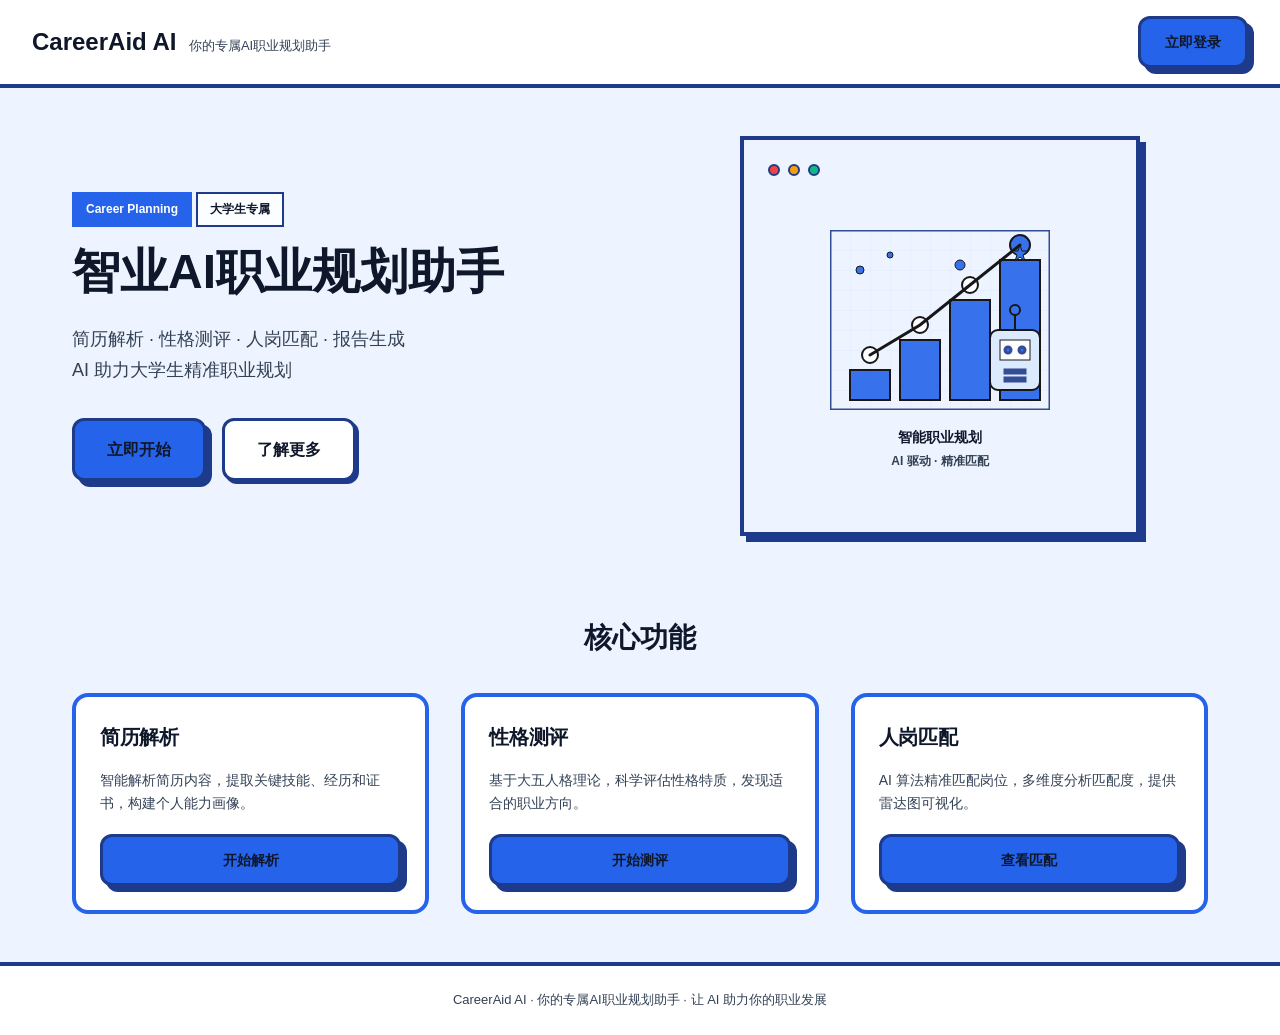
<file: index.html>
<!doctype html>
<html lang="zh-CN">
  <head>
    <meta charset="utf-8" />
    <meta name="viewport" content="width=device-width, initial-scale=1" />
    <link rel="icon" type="image/svg+xml" href="static/favicon.svg" />
    <title>智业AI职业规划助手</title>
    <link rel="stylesheet" href="static/style.css" />
    <style>
      /* 首页独立样式 - 无侧边栏 */
      .landing-page {
        min-height: 100vh;
        display: flex;
        flex-direction: column;
      }
      
      .landing-header {
        background: #ffffff;
        border-bottom: var(--border-width-thick) solid var(--border);
        padding: 16px 32px;
        display: flex;
        justify-content: space-between;
        align-items: center;
      }
      
      .landing-logo {
        font-size: 24px;
        font-weight: 800;
        color: var(--text);
      }
      
      .landing-tagline {
        font-size: 13px;
        color: var(--text-muted);
        margin-left: 8px;
      }
      
      .landing-nav {
        display: flex;
        gap: 16px;
        align-items: center;
      }
      
      .landing-main {
        flex: 1;
        padding: 48px 32px;
        max-width: 1200px;
        margin: 0 auto;
        width: 100%;
      }
      
      .landing-hero {
        display: grid;
        grid-template-columns: 1fr 1fr;
        gap: 64px;
        align-items: center;
        margin-bottom: 80px;
      }
      
      @media (max-width: 900px) {
        .landing-hero {
          grid-template-columns: 1fr;
          gap: 48px;
        }
      }
      
      .landing-hero-content h1 {
        font-size: 48px;
        font-weight: 800;
        line-height: 1.2;
        margin-bottom: 24px;
        color: var(--text);
      }
      
      @media (max-width: 600px) {
        .landing-hero-content h1 {
          font-size: 32px;
        }
      }
      
      .landing-hero-content p {
        font-size: 18px;
        color: var(--text-muted);
        line-height: 1.7;
        margin-bottom: 32px;
      }
      
      .landing-hero-actions {
        display: flex;
        gap: 16px;
        flex-wrap: wrap;
      }
      
      .landing-hero-visual {
        display: flex;
        justify-content: center;
        align-items: center;
      }
      
      .landing-features {
        display: grid;
        grid-template-columns: repeat(3, 1fr);
        gap: 32px;
      }
      
      @media (max-width: 900px) {
        .landing-features {
          grid-template-columns: 1fr;
        }
      }
      
      .landing-footer {
        background: #ffffff;
        border-top: var(--border-width-thick) solid var(--border);
        padding: 24px 32px;
        text-align: center;
        color: var(--text-muted);
        font-size: 13px;
      }
    </style>
  </head>
  <body>
    <div class="landing-page">
      <!-- 顶部导航 -->
      <header class="landing-header">
        <div>
          <span class="landing-logo">CareerAid AI</span>
          <span class="landing-tagline">你的专属AI职业规划助手</span>
        </div>
        <div class="landing-nav">
          <a href="login.html" class="btn btn-primary">立即登录</a>
        </div>
      </header>

      <!-- 主内容 -->
      <main class="landing-main">
        <!-- Hero 区域 -->
        <section class="landing-hero">
          <div class="landing-hero-content">
            <div style="margin-bottom: 16px;">
              <span class="badge badge-primary" style="background-color: #2563eb; border-color: #2563eb;">Career Planning</span>
              <span class="badge badge-secondary">大学生专属</span>
            </div>
            
            <h1>智业AI职业规划助手</h1>
            <p>简历解析 · 性格测评 · 人岗匹配 · 报告生成<br>AI 助力大学生精准职业规划</p>
            
            <div class="landing-hero-actions">
              <a class="btn btn-lg btn-primary" href="login.html">立即开始</a>
              <a class="btn btn-lg" href="login.html">了解更多</a>
            </div>
            

          </div>
          
          <div class="landing-hero-visual">
            <div class="hero-card-visual" style="width: 100%; max-width: 400px;">
              <div class="card-header-bar">
                <div class="card-dot red"></div>
                <div class="card-dot yellow"></div>
                <div class="card-dot green"></div>
              </div>
              <div style="flex:1;display:flex;flex-direction:column;justify-content:center;align-items:center;gap:16px; padding: 32px;">
                <!-- 独特插画 - 职业阶梯与AI -->
                <svg width="220" height="180" viewBox="0 0 220 180" class="illustration" style="opacity: 0.9;">
                  <!-- 背景网格 -->
                  <defs>
                    <pattern id="grid" width="20" height="20" patternUnits="userSpaceOnUse">
                      <path d="M 20 0 L 0 0 0 20" fill="none" stroke="var(--primary-light)" stroke-width="1"/>
                    </pattern>
                  </defs>
                  <rect width="220" height="180" fill="url(#grid)"/>
                  
                  <!-- 职业阶梯 - 统一主色调 -->
                  <rect x="20" y="140" width="40" height="30" fill="var(--primary)" stroke="#000" stroke-width="2"/>
                  <rect x="70" y="110" width="40" height="60" fill="var(--primary)" stroke="#000" stroke-width="2"/>
                  <rect x="120" y="70" width="40" height="100" fill="var(--primary)" stroke="#000" stroke-width="2"/>
                  <rect x="170" y="30" width="40" height="140" fill="var(--primary)" stroke="#000" stroke-width="2"/>
                  
                  <!-- 阶梯上的节点 -->
                  <circle cx="40" cy="125" r="8" fill="#fff" stroke="#000" stroke-width="2"/>
                  <circle cx="90" cy="95" r="8" fill="#fff" stroke="#000" stroke-width="2"/>
                  <circle cx="140" cy="55" r="8" fill="#fff" stroke="#000" stroke-width="2"/>
                  <circle cx="190" cy="15" r="10" fill="var(--primary)" stroke="#000" stroke-width="2"/>
                  
                  <!-- 上升路径 -->
                  <polyline points="40,125 90,95 140,55 190,15" stroke="#000" stroke-width="3" fill="none" stroke-linecap="round"/>
                  
                  <!-- AI机器人 -->
                  <rect x="160" y="100" width="50" height="60" rx="8" fill="var(--primary-light)" stroke="#000" stroke-width="2"/>
                  <rect x="170" y="110" width="30" height="20" fill="#fff" stroke="#000" stroke-width="1"/>
                  <circle cx="178" cy="120" r="3" fill="var(--primary)"/>
                  <circle cx="192" cy="120" r="3" fill="var(--primary)"/>
                  <rect x="175" y="140" width="20" height="3" fill="#000"/>
                  <rect x="175" y="148" width="20" height="3" fill="#000"/>
                  <!-- 天线 -->
                  <line x1="185" y1="100" x2="185" y2="85" stroke="#000" stroke-width="2"/>
                  <circle cx="185" cy="80" r="5" fill="var(--primary)" stroke="#000" stroke-width="2"/>
                  
                  <!-- 星星/目标 -->
                  <polygon points="190,15 192,21 198,21 193,25 195,31 190,27 185,31 187,25 182,21 188,21" 
                           fill="var(--primary)" stroke="#000" stroke-width="1"/>
                  
                  <!-- 装饰元素 - 数据点 -->
                  <circle cx="30" cy="40" r="4" fill="var(--primary)" stroke="#000" stroke-width="1"/>
                  <circle cx="60" cy="25" r="3" fill="var(--primary)" stroke="#000" stroke-width="1"/>
                  <circle cx="130" cy="35" r="5" fill="var(--primary)" stroke="#000" stroke-width="1"/>
                </svg>
                <div style="text-align:center">
                  <div style="font-size:14px;font-weight:800;color:var(--text)">智能职业规划</div>
                  <div style="font-size:12px;color:var(--text-muted);margin-top:4px;font-weight:600">AI 驱动 · 精准匹配</div>
                </div>
              </div>
            </div>
          </div>
        </section>

        <!-- 功能卡片 -->
        <section>
          <h2 style="font-size: 28px; font-weight: 700; margin-bottom: 32px; text-align: center;">核心功能</h2>
          <div class="landing-features">
            <div class="card card-featured">
              <div class="card-header" style="border-bottom:none;padding-bottom:0;margin-bottom:16px">
                <h3 class="card-title">简历解析</h3>
              </div>
              <p class="text-muted" style="font-size:14px;line-height:1.6">智能解析简历内容，提取关键技能、经历和证书，构建个人能力画像。</p>
              <a href="login.html" class="btn btn-primary" style="margin-top:20px;width:100%">开始解析</a>
            </div>
            
            <div class="card card-featured">
              <div class="card-header" style="border-bottom:none;padding-bottom:0;margin-bottom:16px">
                <h3 class="card-title">性格测评</h3>
              </div>
              <p class="text-muted" style="font-size:14px;line-height:1.6">基于大五人格理论，科学评估性格特质，发现适合的职业方向。</p>
              <a href="login.html" class="btn btn-primary" style="margin-top:20px;width:100%">开始测评</a>
            </div>
            
            <div class="card card-featured">
              <div class="card-header" style="border-bottom:none;padding-bottom:0;margin-bottom:16px">
                <h3 class="card-title">人岗匹配</h3>
              </div>
              <p class="text-muted" style="font-size:14px;line-height:1.6">AI 算法精准匹配岗位，多维度分析匹配度，提供雷达图可视化。</p>
              <a href="login.html" class="btn btn-primary" style="margin-top:20px;width:100%">查看匹配</a>
            </div>
          </div>
        </section>
      </main>

      <!-- 底部 -->
      <footer class="landing-footer">
        <p>CareerAid AI · 你的专属AI职业规划助手 · 让 AI 助力你的职业发展</p>
      </footer>
    </div>

    <script src="static/app.js"></script>
    <script>
      // 如果已登录，跳转到聊天页面
      const token = CareerAid.getToken();
      if (token) {
        window.location.href = 'chat.html';
      }
    </script>
  </body>
</html>
</file>
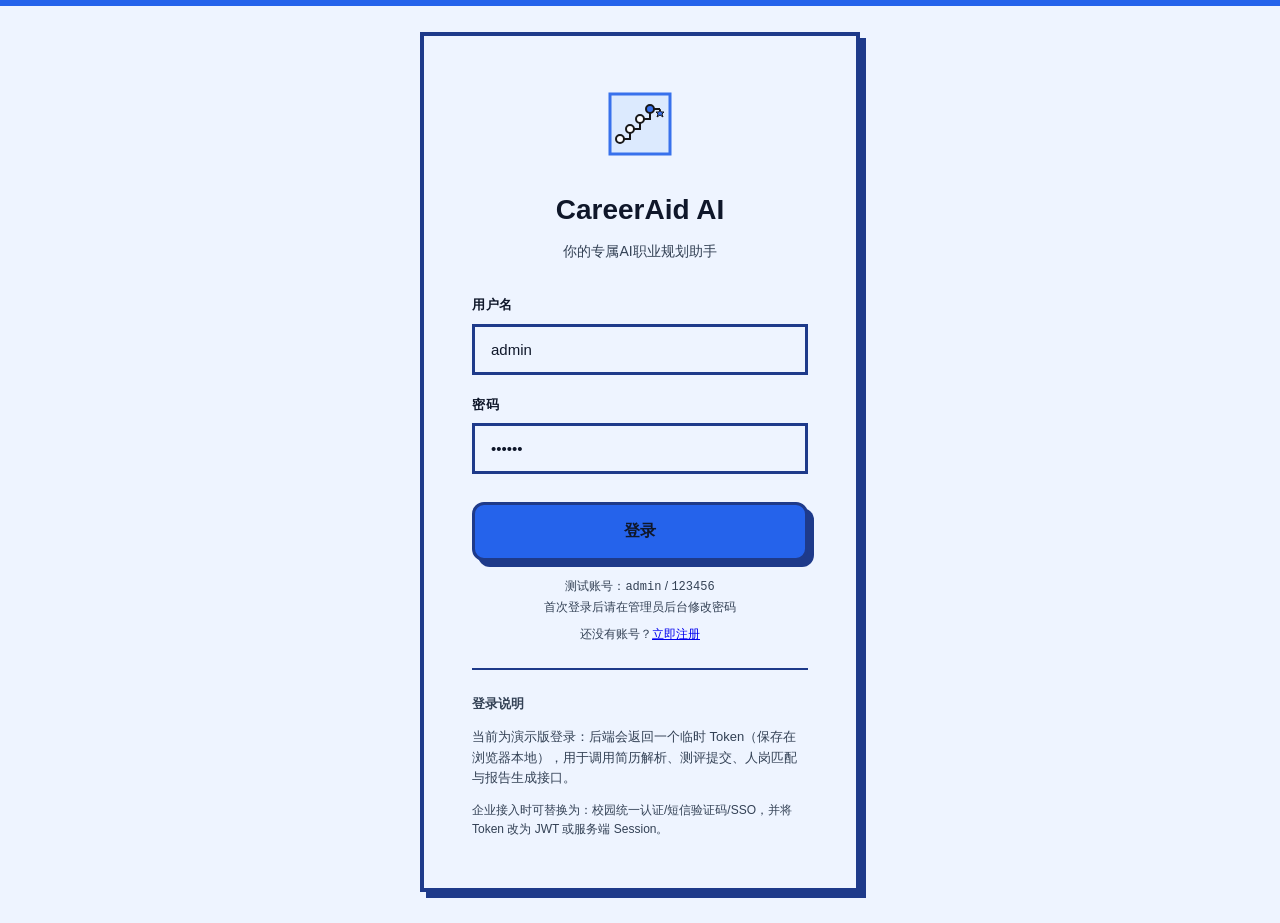
<file: analysis.html>
<!DOCTYPE html>
<html lang="zh-CN">
<head>
  <meta charset="UTF-8">
  <meta name="viewport" content="width=device-width, initial-scale=1.0">
  <link rel="icon" type="image/svg+xml" href="static/favicon.svg" />
    <title>维度差距及双线对比 - CareerAid AI</title>
  <link rel="stylesheet" href="static/style.css">
  <script src="static/echarts.min.js"></script>
</head>
<body>
  <div class="container">
    <!-- 主内容区 -->
    <main class="main">
      <!-- 顶部栏 -->
      <header class="topbar">
        <div class="topbar-left">
          <a href="match.html" class="btn btn-sm btn-primary">
            <svg width="16" height="16" viewBox="0 0 24 24" fill="none" stroke="currentColor" stroke-width="2"><polyline points="15 18 9 12 15 6"></polyline></svg>
            返回匹配结果
          </a>
        </div>
        <div class="topbar-right">
          <h2>维度差距及双线对比</h2>
        </div>
      </header>

      <!-- 内容区 -->
      <div class="content" style="max-width: 1000px; margin: 0 auto;">
        <!-- 上方框：雷达图 + 差距分析 -->
        <div class="card" style="margin-bottom: 16px;">
          <div class="card-header">
            <h3 class="card-title">能力评估与差距分析</h3>
            <p class="card-subtitle">多维度能力评估与提升建议</p>
          </div>
          <div class="card-body" style="display: flex; gap: 20px;">
            <!-- 左侧：雷达图 -->
            <div style="flex: 1;">
              <div id="radar" style="height:300px"></div>
            </div>
            <!-- 右侧：差距分析 -->
            <div style="flex: 1;">
              <h4 style="margin-top: 0; margin-bottom: 15px; color: var(--text);">差距分析与建议</h4>
              <div id="gap" style="display: flex; flex-direction: column; gap: 15px;"></div>
            </div>
          </div>
        </div>

        <!-- 下方框：双线匹配对比 -->
        <div class="card">
          <div class="card-header">
            <h3 class="card-title">双线匹配对比</h3>
            <p class="card-subtitle">在线大模型 vs 离线算法</p>
          </div>
          <div class="card-body" style="display: flex; gap: 20px;">
            <!-- 左侧：在线大模型匹配 -->
            <div id="onlineMatch" style="flex: 1; padding: 15px; border-left: 4px solid #3498db; background-color: #f8f9fa; border-radius: 4px;"></div>
            <!-- 右侧：离线算法匹配 -->
            <div id="offlineMatch" style="flex: 1; padding: 15px; border-left: 4px solid #27ae60; background-color: #f8f9fa; border-radius: 4px;"></div>
          </div>
        </div>
    </main>
  </div>

  <script src="static/app.js"></script>
  <script>
    if (!CareerAid.requireAuth()) throw new Error("not authed");
    
    // 加载用户信息
    CareerAid.apiFetch('/me').then(data => {
      const s = data.student || {};
    }).catch(() => {});
    
    // 退出登录功能已移除，使用返回按钮返回匹配页面

    const radarDom = document.getElementById("radar");
    const dualMatchEl = document.getElementById("dualMatch");
    const onlineMatchEl = document.getElementById("onlineMatch");
    const offlineMatchEl = document.getElementById("offlineMatch");
    let radar = null;

    const DIM4 = ["基础要求", "职业技能", "职业素养", "发展潜力"];
    const DIM10 = ["专业技能", "证书要求", "创新能力", "学习能力", "抗压能力", "沟通能力", "实习能力", "团队协作", "问题解决", "职业稳定性"];

    function initRadar() {
      if (!radar) {
        radar = echarts.init(radarDom);
      }
    }

    function renderRadar(dim, dim4) {
      initRadar();
      
      const use4 = dim4 && Object.keys(dim4).length >= 2;
      const keys = use4 ? DIM4 : (dim && Object.keys(dim).length >= 5 ? DIM10.slice(0, 6) : DIM4);
      const vals = use4
        ? DIM4.map((k) => Number(dim4[k] != null ? dim4[k] : 50))
        : keys.map((k) => Number(dim && dim[k] != null ? dim[k] : 50));
      
      radar.setOption({
        backgroundColor: "transparent",
        tooltip: {},
        radar: {
          indicator: keys.map((k) => ({ name: k, max: 100 })),
          splitArea: { areaStyle: { color: ["#f5f7fa", "#ffffff"] } },
          axisName: { color: "#000", fontWeight: "bold" },
          splitLine: { lineStyle: { color: "#000", width: 1 } },
          axisLine: { lineStyle: { color: "#000", width: 2 } },
        },
        series: [
          {
            type: "radar",
            data: [
              {
                value: vals,
                name: "能力评分",
                areaStyle: { color: "rgba(180, 214, 31, 0.3)" },
                lineStyle: { color: "#2563eb", width: 3 },
                itemStyle: { color: "#2563eb" },
              },
            ],
          },
        ],
      });
    }

    function renderDualMatch(match) {
      const online = match.online_result || {};
      const offline = match.offline_result || {};
      
      // 渲染在线大模型匹配结果
      let onlineHtml = `
        <h4 style="margin-top:0; margin-bottom: 10px; color:#2980b9">在线大模型匹配</h4>
        <div style="font-size:24px;font-weight:bold;margin:10px 0">${online.score || 0}%</div>
        <div style="font-size:14px;color:#666;margin:10px 0">${online.summary || '在线大模型匹配结果'}</div>
      `;
      
      if (online.dimension_scores) {
        onlineHtml += `
          <div style="margin-top:15px">
            <h5 style="margin:0 0 10px 0;font-size:14px;color:#555">维度得分</h5>
            <div style="display:flex;flex-wrap:wrap;gap:10px">`;
        Object.entries(online.dimension_scores).forEach(([k, v]) => {
          onlineHtml += `<span class="badge">${k}: ${v}%</span>`;
        });
        onlineHtml += `</div></div>`;
      }
      
      onlineMatchEl.innerHTML = onlineHtml;
      
      // 渲染离线算法匹配结果
      let offlineHtml = `
        <h4 style="margin-top:0; margin-bottom: 10px; color:#229954">离线算法匹配</h4>
        <div style="font-size:24px;font-weight:bold;margin:10px 0">${offline.score || 0}%</div>
        <div style="font-size:14px;color:#666;margin:10px 0">${offline.summary || '离线算法匹配结果'}</div>
      `;
      
      if (offline.dimension_scores) {
        offlineHtml += `
          <div style="margin-top:15px">
            <h5 style="margin:0 0 10px 0;font-size:14px;color:#555">维度得分</h5>
            <div style="display:flex;flex-wrap:wrap;gap:10px">`;
        Object.entries(offline.dimension_scores).forEach(([k, v]) => {
          offlineHtml += `<span class="badge">${k}: ${v}%</span>`;
        });
        offlineHtml += `</div></div>`;
      }
      
      if (offline.ai_enhanced) {
        offlineHtml += `
          <div style="margin-top:10px;font-size:12px;color:#27ae60">
            ✅ 使用了机器学习增强匹配
          </div>`;
      }
      
      offlineMatchEl.innerHTML = offlineHtml;
    }

    // 从 localStorage 获取匹配数据
    function loadMatchData() {
      const matchDataStr = localStorage.getItem('matchData');
      
      if (matchDataStr) {
        try {
          const match = JSON.parse(matchDataStr);
          renderData(match);
          // 清除 localStorage 中的数据，避免占用空间
          localStorage.removeItem('matchData');
        } catch (e) {
          console.error('解析匹配数据失败:', e);
          gapEl.textContent = '数据加载失败，请返回重试';
        }
      } else {
        // 使用默认测试数据
        const defaultMatchData = {
          job_id: 1,
          job_title: "Java后端开发工程师",
          industry: "互联网",
          salary: "15000-25000",
          score: 22.6,
          dimension_scores: {
            "专业技能": 40,
            "证书要求": 0,
            "创新能力": 40,
            "学习能力": 40,
            "抗压能力": 40,
            "沟通能力": 40
          },
          dimension_scores_4: {
            "基础要求": 40,
            "职业技能": 40,
            "职业素养": 40,
            "发展潜力": 40
          },
          gap_analysis: {
            missing_skills: ["Java", "Spring Boot", "MySQL"],
            suggestions: [
              "建议学习Java核心技术",
              "建议学习Spring Boot框架",
              "建议学习数据库知识"
            ]
          },
          online_result: {
            score: 0,
            summary: "在线大模型匹配结果"
          },
          offline_result: {
            score: 22.6,
            summary: "离线算法匹配结果",
            dimension_scores: {
              "基础要求": 40,
              "职业技能": 40,
              "职业素养": 40,
              "发展潜力": 40
            },
            ai_enhanced: true
          }
        };
        renderData(defaultMatchData);
      }
    }

    // 渲染数据
    function renderData(match) {
      // 渲染雷达图
      renderRadar(match.dimension_scores || {}, match.dimension_scores_4 || {});
      
      // 渲染差距分析（美化版本）
      const gap = match.gap_analysis || {};
      let gapHtml = '';
      
      // 缺失技能
      if (gap.missing_skills && gap.missing_skills.length > 0) {
        gapHtml += `
          <div style="background-color: #fff; border: 2px solid var(--border); border-radius: 8px; padding: 15px; box-shadow: 4px 4px 0px var(--border);">
            <h5 style="margin-top: 0; margin-bottom: 10px; font-size: 16px; font-weight: 700; color: var(--text);">缺失技能</h5>
            <ul style="margin: 0; padding-left: 20px;">
              ${gap.missing_skills.map(skill => `<li style="margin-bottom: 5px;">${skill}</li>`).join('')}
            </ul>
          </div>
        `;
      }
      
      // 建议
      if (gap.suggestions && gap.suggestions.length > 0) {
        gapHtml += `
          <div style="background-color: #fff; border: 2px solid var(--border); border-radius: 8px; padding: 15px; box-shadow: 4px 4px 0px var(--border);">
            <h5 style="margin-top: 0; margin-bottom: 10px; font-size: 16px; font-weight: 700; color: var(--text);">建议</h5>
            <ul style="margin: 0; padding-left: 20px;">
              ${gap.suggestions.map(suggestion => `<li style="margin-bottom: 5px;">${suggestion}</li>`).join('')}
            </ul>
          </div>
        `;
      }
      
      // 如果没有数据，显示提示
      if (!gapHtml) {
        gapHtml = `
          <div style="background-color: #fff; border: 2px solid var(--border); border-radius: 8px; padding: 15px; box-shadow: 4px 4px 0px var(--border);">
            <p style="margin: 0; color: var(--text-muted);">暂无差距分析数据</p>
          </div>
        `;
      }
      
      document.getElementById('gap').innerHTML = gapHtml;
      
      // 渲染双线对比
      renderDualMatch(match);
    }

    // 页面加载时加载数据
    window.addEventListener('load', loadMatchData);
  </script>
</body>
</html>
</file>
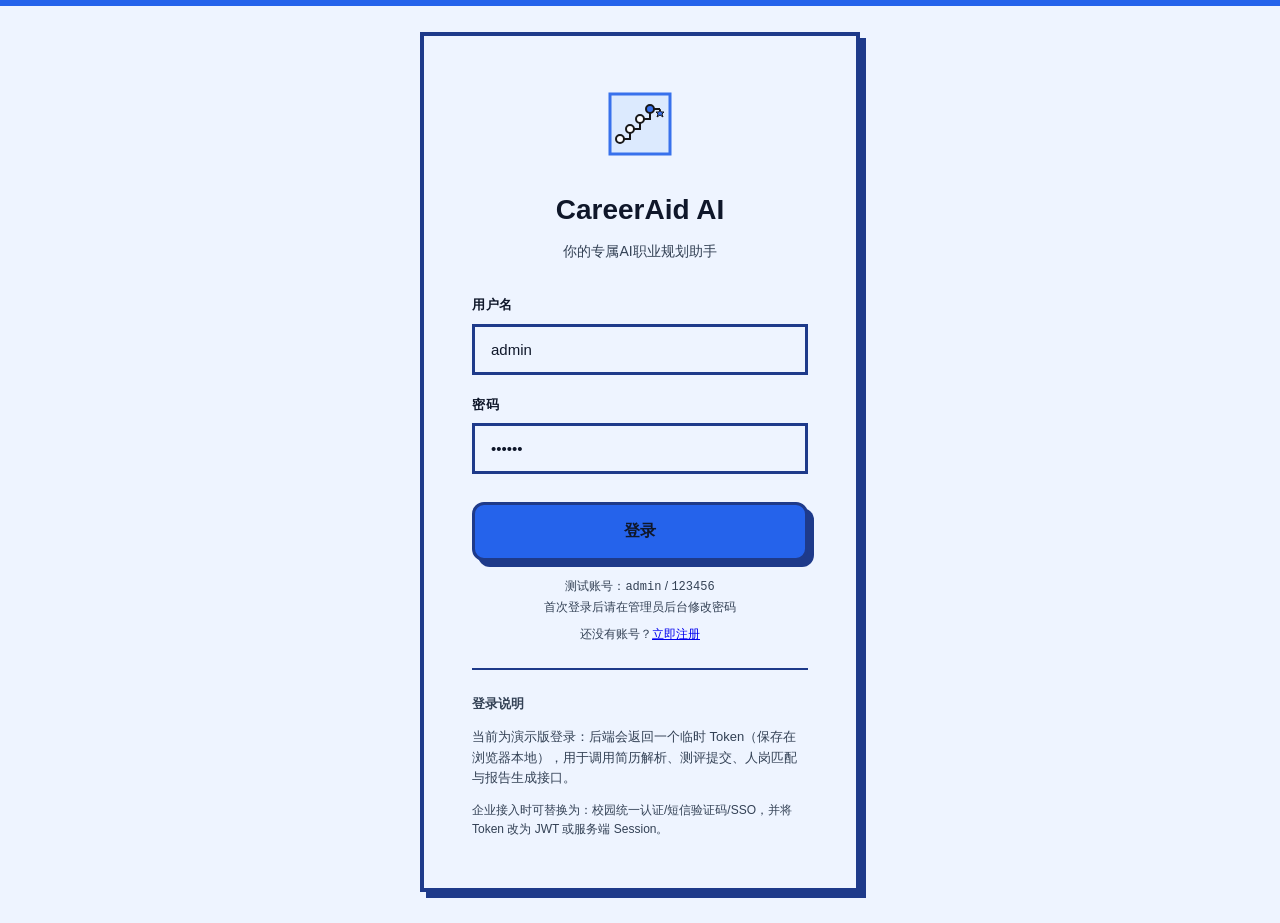
<file: chat.html>
<!doctype html>
<html lang="zh-CN">
  <head>
    <meta charset="utf-8" />
    <meta name="viewport" content="width=device-width, initial-scale=1" />
    <link rel="icon" type="image/svg+xml" href="static/favicon.svg" />
    <title>AI对话 - CareerAid AI</title>
    <link rel="stylesheet" href="static/style.css" />
  </head>
  <body>
    <div class="app-layout">
      <!-- 侧边栏 -->
      <aside class="sidebar">
        <div class="sidebar-brand">
          <div class="logo">CareerAid AI</div>
          <div class="tagline">你的专属AI职业规划助手</div>
        </div>
        
        <nav class="sidebar-nav">
          <div class="nav-section">
            <div class="nav-section-title">核心功能</div>
            <a class="nav-item" href="upload.html">
              <svg class="nav-icon" viewBox="0 0 24 24"><path d="M14 2H6a2 2 0 0 0-2 2v16a2 2 0 0 0 2 2h12a2 2 0 0 0 2-2V8z"/><polyline points="14 2 14 8 20 8"/><line x1="16" y1="13" x2="8" y2="13"/><line x1="16" y1="17" x2="8" y2="17"/><polyline points="10 9 9 9 8 9"/></svg>
              简历解析
            </a>
            <a class="nav-item" href="test.html">
              <svg class="nav-icon" viewBox="0 0 24 24"><circle cx="12" cy="12" r="10"/><path d="M9.09 9a3 3 0 0 1 5.83 1c0 2-3 3-3 3"/><line x1="12" y1="17" x2="12.01" y2="17"/></svg>
              性格测评
            </a>
            <a class="nav-item" href="match.html">
              <svg class="nav-icon" viewBox="0 0 24 24"><path d="M12 2l3.09 6.26L22 9.27l-5 4.87 1.18 6.88L12 17.77l-6.18 3.25L7 14.14 2 9.27l6.91-1.01L12 2z"/></svg>
              人岗匹配
            </a>
            <a class="nav-item" href="report.html">
              <svg class="nav-icon" viewBox="0 0 24 24"><path d="M14 2H6a2 2 0 0 0-2 2v16a2 2 0 0 0 2 2h12a2 2 0 0 0 2-2V8z"/><polyline points="14 2 14 8 20 8"/><line x1="16" y1="13" x2="8" y2="13"/><line x1="16" y1="17" x2="8" y2="17"/></svg>
              报告生成
            </a>
          </div>
          
          <div class="nav-section">
            <div class="nav-section-title">更多</div>
            <a class="nav-item active" href="chat.html">
              <svg class="nav-icon" viewBox="0 0 24 24"><path d="M21 11.5a8.38 8.38 0 0 1-.9 3.8 8.5 8.5 0 0 1-7.6 4.7 8.38 8.38 0 0 1-3.8-.9L3 21l1.9-5.7a8.38 8.38 0 0 1-.9-3.8 8.5 8.5 0 0 1 4.7-7.6 8.38 8.38 0 0 1 3.8-.9h.5a8.48 8.48 0 0 1 8 8v.5z"/></svg>
              AI对话
            </a>
            <a class="nav-item" href="job.html">
              <svg class="nav-icon" viewBox="0 0 24 24"><path d="M12 2l3.09 6.26L22 9.27l-5 4.87 1.18 6.88L12 17.77l-6.18 3.25L7 14.14 2 9.27l6.91-1.01L12 2z"/><path d="M22 11.08V12a10 10 0 1 1-5.93-9.14"/><polyline points="22 4 12 14.01 9 11.01"/></svg>
              提升规划
            </a>
            <a class="nav-item" href="admin.html" id="adminLink" style="display: none;">
              <svg class="nav-icon" viewBox="0 0 24 24"><path d="M12 22s8-4 8-10V5l-8-3-8 3v7c0 6 8 10 8 10z"/></svg>
              管理员后台
            </a>
          </div>
        </nav>
        
        <div class="sidebar-footer">
          <div class="user-info" id="userInfo">
            <div class="user-avatar">U</div>
            <div class="user-meta">
              <div class="user-name" id="userName">用户</div>
              <div class="user-role">学生</div>
            </div>
          </div>
          <button class="btn btn-danger" style="width:100%;margin-top:12px" id="logoutBtn">退出登录</button>
        </div>
      </aside>

      <!-- 主内容区 -->
      <main class="main-content">
        <header class="topbar">
          <button class="menu-toggle" id="menuToggle">
            <svg width="20" height="20" viewBox="0 0 24 24" fill="none" stroke="currentColor" stroke-width="2"><line x1="3" y1="12" x2="21" y2="12"/><line x1="3" y1="6" x2="21" y2="6"/><line x1="3" y1="18" x2="21" y2="18"/></svg>
          </button>
          <h1 class="topbar-title">AI对话</h1>
          <div class="topbar-actions">
            <span class="badge badge-secondary" id="status">加载中...</span>
          </div>
        </header>

        <div class="page-content">
          <!-- 单栏布局 -->
          <div class="asymmetric-grid single">
            <div class="card" style="padding:0;overflow:hidden">
              <div class="card-header" style="margin:0;padding:20px 24px;border-bottom:var(--border-width) solid var(--border)">
                <div>
                  <h2 class="card-title">职业规划助手</h2>
                  <p class="card-subtitle">基于你的简历和测评结果提供建议</p>
                </div>
                <!-- 简约线条插画 -->
                <svg width="50" height="50" viewBox="0 0 60 60" class="illustration" style="opacity: 0.9;">
                  <rect x="15" y="25" width="30" height="20" stroke="var(--primary)" stroke-width="2" fill="var(--primary-light)"/>
                  <circle cx="30" cy="18" r="8" stroke="#000" stroke-width="2" fill="#fff"/>
                  <line x1="22" y1="35" x2="38" y2="35" stroke="#000" stroke-width="2"/>
                </svg>
              </div>
              
              <!-- 聊天区域 -->
              <div class="chat-messages" id="chat" style="height:500px;background:var(--bg)"></div>
              
              <!-- 输入区域 -->
              <div class="chat-input-area" style="border-top:var(--border-width) solid var(--border);margin:0">
                <input class="chat-input" id="input" placeholder="输入消息，回车发送...例如：请结合我的简历和测评，分析我适合的岗位" />
                <button class="btn btn-primary" id="send" style="box-shadow:none">
                  <svg width="18" height="18" viewBox="0 0 24 24" fill="none" stroke="currentColor" stroke-width="2"><line x1="22" y1="2" x2="11" y2="13"/><polygon points="22 2 15 22 11 13 2 9 22 2"/></svg>
                </button>
              </div>
            </div>
          </div>
        </div>
      </main>
    </div>

    <script src="static/app.js"></script>
    <script>
      if (!CareerAid.requireAuth()) throw new Error("not authed");
      
      // 加载用户信息
      CareerAid.apiFetch('/me').then(data => {
        const s = data.student || {};
        document.getElementById('userName').textContent = s.username || '用户';
        document.querySelector('.user-avatar').textContent = (s.username || 'U')[0].toUpperCase();
        document.getElementById('status').textContent = `当前账号：${s.username || ''}`;
        
        // 显示管理员后台链接
        if (s.username === 'admin') {
          document.getElementById('adminLink').style.display = 'block';
        }
      }).catch((e) => {
        document.getElementById('status').textContent = e.message || '加载失败';
      });
      
      // 退出登录
      document.getElementById('logoutBtn').addEventListener('click', () => {
        CareerAid.logout();
      });
      
      // 移动端菜单
      document.getElementById('menuToggle').addEventListener('click', () => {
        document.querySelector('.sidebar').classList.toggle('open');
      });

      const chatEl = CareerAid.qs("chat");
      const inputEl = CareerAid.qs("input");

      function addBubble(role, text) {
        const div = document.createElement("div");
        div.className = "chat-bubble " + (role === "user" ? "user" : "ai");
        div.innerHTML =
          '<div class="chat-avatar">' +
          (role === "user" ? "我" : "AI") +
          '</div>' +
          '<div class="chat-content">' +
          '<div class="chat-author">' +
          (role === "user" ? "你" : "AI助手") +
          '</div><div class="chat-text">' +
          CareerAid.escapeHtml(text) +
          "</div></div>";
        chatEl.appendChild(div);
        chatEl.scrollTop = chatEl.scrollHeight;
      }

      async function loadHistory() {
        try {
          const data = await CareerAid.apiFetch("/chat/history?limit=200");
          chatEl.innerHTML = "";
          const msgs = data.messages || [];
          if (!msgs.length) {
            addBubble("ai", "你好！我是你的 AI 职业规划助手，先点击侧边栏【简历解析】上传简历，我来为你解析个人能力画像吧～");
            return;
          }
          for (const m of msgs) {
            if (m.role === "user") addBubble("user", m.content);
            else if (m.role === "ai") addBubble("ai", m.content);
          }
        } catch (e) {
          addBubble("ai", "加载历史记录失败：" + (e.message || String(e)));
        }
      }

      async function send() {
        const text = inputEl.value.trim();
        if (!text) return;
        inputEl.value = "";
        addBubble("user", text);
        try {
          const res = await CareerAid.apiFetch("/chat/send", {
            method: "POST",
            headers: { "Content-Type": "application/json" },
            body: JSON.stringify({ text }),
          });
          addBubble("ai", res.reply || "（无回复）");
        } catch (e) {
          addBubble("ai", "发送失败：" + (e.message || String(e)));
        }
      }

      CareerAid.qs("send").addEventListener("click", send);
      inputEl.addEventListener("keydown", (e) => {
        if (e.key === "Enter") {
          e.preventDefault();
          send();
        }
      });

      loadHistory();
    </script>
  </body>
</html>
</file>
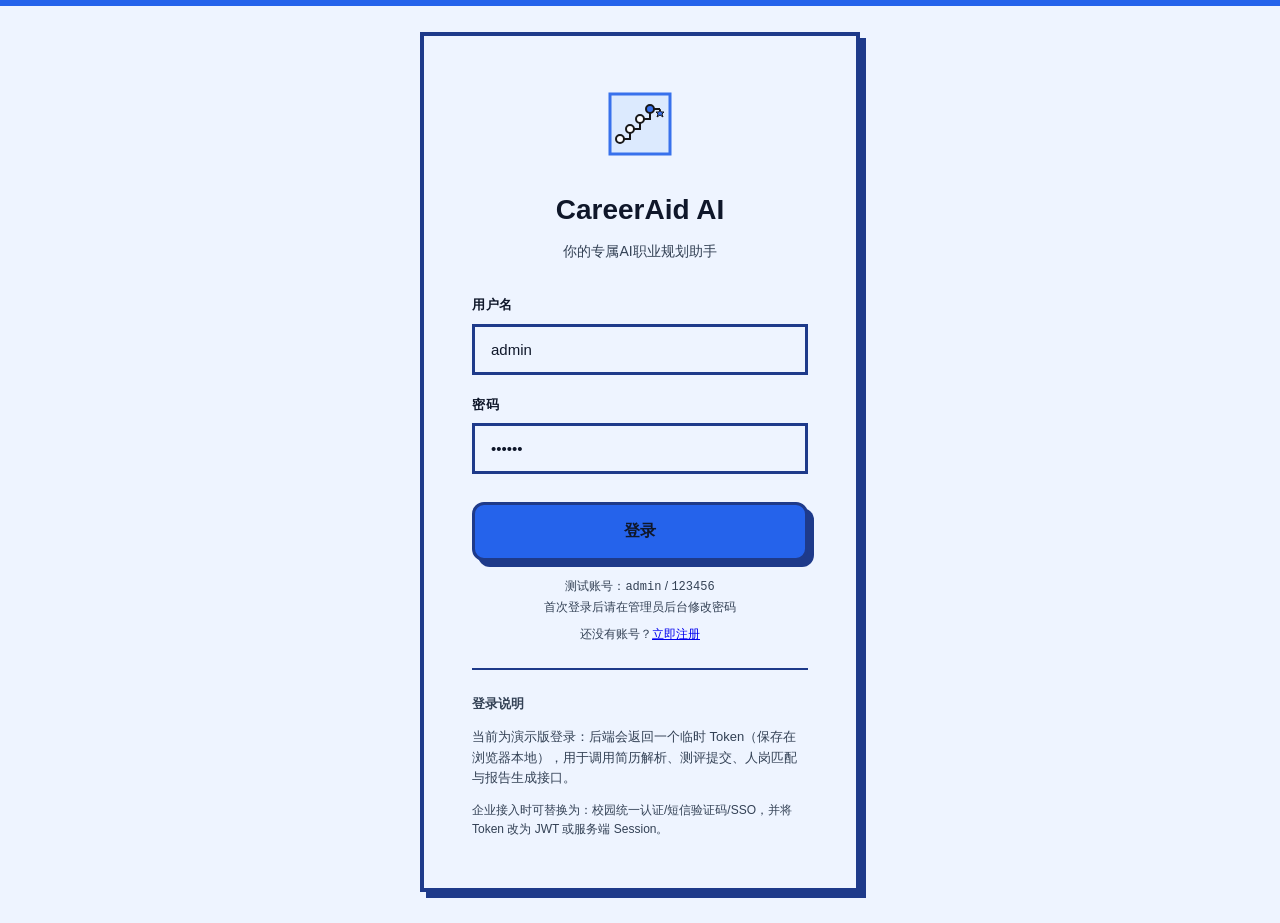
<file: login.html>
<!doctype html>
<html lang="zh-CN">
  <head>
    <meta charset="utf-8" />
    <meta name="viewport" content="width=device-width, initial-scale=1" />
    <link rel="icon" type="image/svg+xml" href="static/favicon.svg" />
    <title>登录 - CareerAid AI</title>
    <link rel="stylesheet" href="static/style.css" />
  </head>
  <body>
    <div class="login-layout">
      <div class="login-card">
        <div class="login-logo">
          <!-- 简约线条插画 -->
          <svg width="80" height="80" viewBox="0 0 80 80" class="illustration" style="margin-bottom:16px;opacity: 0.9;">
            <!-- 外框 -->
            <rect x="10" y="10" width="60" height="60" stroke="var(--primary)" stroke-width="3" fill="var(--primary-light)"/>
            <!-- 职业阶梯 -->
            <polyline points="20,55 30,55 30,45 40,45 40,35 50,35 50,25 60,25" 
                      stroke="#000" stroke-width="2" fill="none"/>
            <!-- 节点 -->
            <circle cx="20" cy="55" r="4" stroke="#000" stroke-width="2" fill="#fff"/>
            <circle cx="30" cy="45" r="4" stroke="#000" stroke-width="2" fill="#fff"/>
            <circle cx="40" cy="35" r="4" stroke="#000" stroke-width="2" fill="#fff"/>
            <circle cx="50" cy="25" r="4" stroke="#000" stroke-width="2" fill="var(--primary)"/>
            <!-- AI 星星 -->
            <polygon points="60,25 61,28 64,28 62,30 63,33 60,31 57,33 58,30 56,28 59,28" 
                     fill="var(--primary)" stroke="#000" stroke-width="1"/>
          </svg>
          <h1>CareerAid AI</h1>
          <p>你的专属AI职业规划助手</p>
        </div>
        
        <form id="loginForm">
          <div class="form-group">
            <label>用户名</label>
            <input id="username" placeholder="admin" autocomplete="username" required />
          </div>
          
          <div class="form-group">
            <label>密码</label>
            <input id="password" type="password" placeholder="123456" autocomplete="current-password" required />
          </div>
          
          <button class="btn btn-primary btn-lg" type="submit" style="width:100%;margin-top:8px">
            登录
          </button>
          
          <div class="form-hint" style="text-align:center;margin-top:16px">
            测试账号：<span class="mono">admin</span> / <span class="mono">123456</span>
            <br />首次登录后请在管理员后台修改密码
          </div>
          
          <div class="form-hint" style="text-align:center;margin-top:8px">
            还没有账号？<a href="register.html">立即注册</a>
          </div>
          
          <div id="msg" class="form-hint" style="color:#dc2626;text-align:center;margin-top:12px"></div>
        </form>
        
        <div class="divider"></div>
        
        <div style="font-size:13px;color:var(--text-muted);line-height:1.6">
          <p style="margin-bottom:12px"><strong>登录说明</strong></p>
          <p>当前为演示版登录：后端会返回一个临时 Token（保存在浏览器本地），用于调用简历解析、测评提交、人岗匹配与报告生成接口。</p>
          <p style="margin-top:12px;font-size:12px">企业接入时可替换为：校园统一认证/短信验证码/SSO，并将 Token 改为 JWT 或服务端 Session。</p>
        </div>
        
      </div>
    </div>

    <script src="static/app.js"></script>
    <script>
      const msg = CareerAid.qs("msg");
      const username = CareerAid.qs("username");
      const password = CareerAid.qs("password");
      username.value = "admin";
      password.value = "123456";

      CareerAid.qs("loginForm").addEventListener("submit", async (e) => {
        e.preventDefault();
        msg.textContent = "";
        try {
          const data = await CareerAid.apiFetch("/login", {
            method: "POST",
            headers: { "Content-Type": "application/json" },
            body: JSON.stringify({ username: username.value.trim(), password: password.value.trim() }),
          });
          CareerAid.setToken(data.token);
          window.location.href = "chat.html";
        } catch (err) {
          msg.textContent = err.message || String(err);
        }
      });
    </script>
  </body>
</html>
</file>
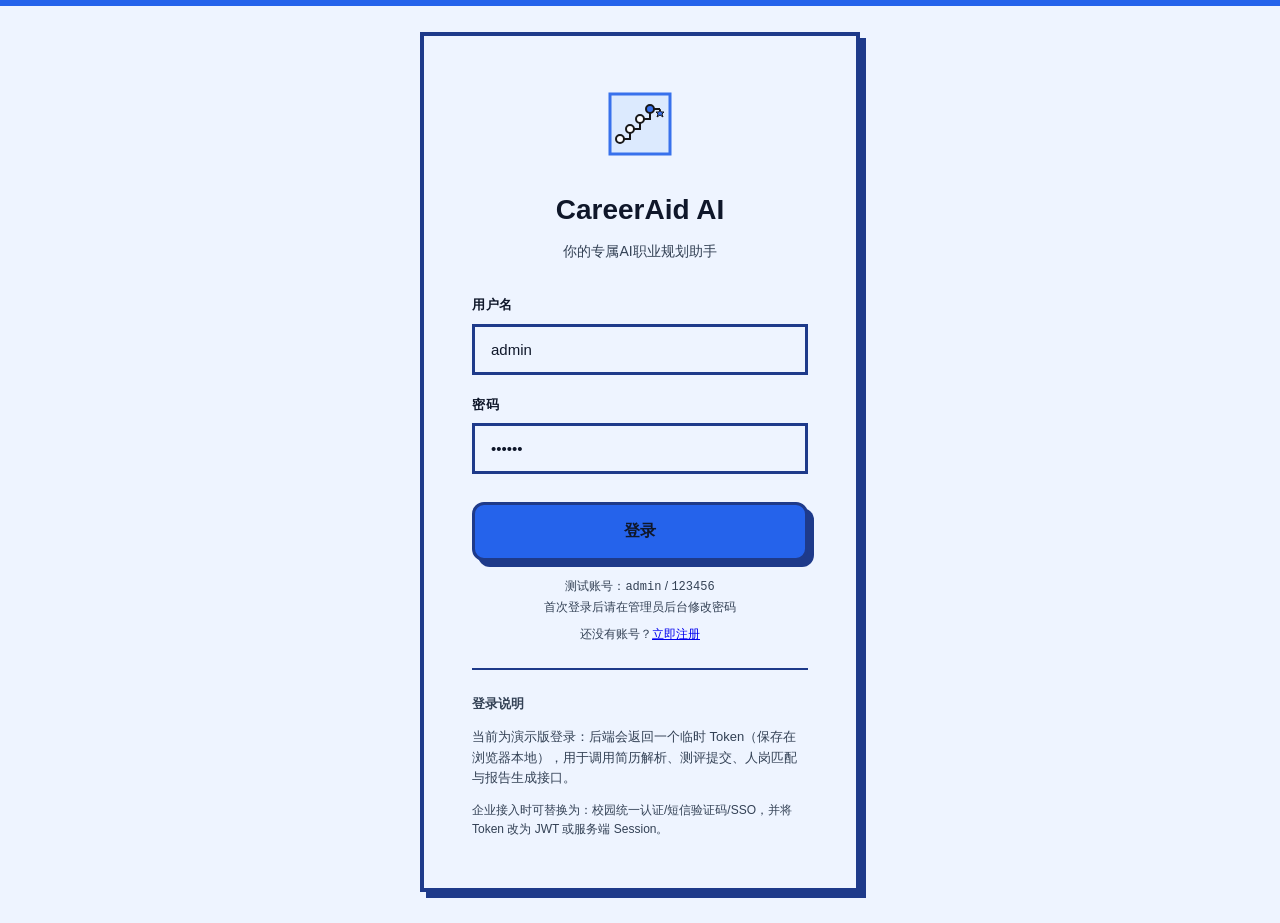
<file: map.html>
<!doctype html>
<html lang="zh-CN">
  <head>
    <meta charset="utf-8" />
    <meta name="viewport" content="width=device-width, initial-scale=1" />
    <link rel="icon" type="image/svg+xml" href="static/favicon.svg" />
    <title>岗位图谱 - 智业AI职业规划助手</title>
    <link rel="stylesheet" href="static/style.css" />
    <script src="static/echarts.min.js"></script>
  </head>
  <body>
    <div class="container">
      <div class="topbar">
        <a href="job.html" class="btn" style="background: #2563eb; color: #000; display: flex; align-items: center; gap: 8px;">
          <svg width="16" height="16" viewBox="0 0 24 24" fill="none" stroke="currentColor" stroke-width="3" stroke-linecap="round" stroke-linejoin="round"><polyline points="15 18 9 12 15 6"/></svg>
          返回
        </a>
        <div class="brand">
          <div class="title" style="font-size: 24px; font-weight: 700;">岗位图谱</div>
          <div class="subtitle">垂直晋升路径 + 横向换岗路径</div>
        </div>
      </div>

      <div class="grid" style="margin-top: 24px; grid-template-columns: 320px 1fr;">
        <div class="card">
          <h2>图谱生成</h2>
          <div class="form">
            <div>
              <label>目标岗位（可选，不填则根据 TOP1 匹配自动推断）</label>
              <input id="target" placeholder="例如：数据分析实习生 / 后端开发工程师 / 前端开发工程师" />
            </div>
            <div style="display:flex;gap:10px;flex-wrap:wrap">
              <button class="btn primary" id="gen">生成图谱</button>
              <a class="btn" href="match.html">先看匹配结果</a>
            </div>
            <div class="hint" id="msg"></div>
          </div>
        </div>

        <div class="card">
          <h2 id="graphTitle">职业路径图谱</h2>
          <div class="hint">点击节点可查看提示；图谱为可视化示例，企业数据集接入后可由真实岗位关系生成。</div>
          <div class="hr"></div>
          <div id="graph" style="height:420px"></div>
        </div>
      </div>
    </div>

    <script src="static/app.js"></script>
    <script>
      CareerAid.mountTopbar("map");
      if (!CareerAid.requireAuth()) throw new Error("not authed");

      const msg = CareerAid.qs("msg");
      const chart = echarts.init(document.getElementById("graph"));

      function buildGraph(title) {
        const t = (title || "").toLowerCase();
        let vertical = [];
        let lateral = [];

        if (t.includes("数据") || t.includes("analysis")) {
          vertical = ["数据分析实习生", "数据分析师", "高级数据分析师", "数据科学家/算法", "数据负责人"];
          lateral = ["增长分析", "商业分析", "产品分析", "运营分析", "数据产品经理"];
        } else if (t.includes("后端") || t.includes("backend") || t.includes("flask") || t.includes("java")) {
          vertical = ["后端实习生", "后端工程师", "高级后端工程师", "架构师", "技术负责人"];
          lateral = ["DevOps", "全栈工程师", "SRE", "数据工程", "安全工程师"];
        } else if (t.includes("前端") || t.includes("frontend") || t.includes("react") || t.includes("vue")) {
          vertical = ["前端实习生", "前端工程师", "高级前端工程师", "前端负责人", "技术负责人"];
          lateral = ["全栈工程师", "客户端工程师", "可视化工程师", "交互/体验", "低代码平台"];
        } else if (t.includes("产品") || t.includes("pm")) {
          vertical = ["产品助理", "产品经理", "高级产品经理", "产品负责人", "业务负责人"];
          lateral = ["用户研究", "增长运营", "项目管理", "商业分析", "解决方案顾问"];
        } else if (t.includes("算法") || t.includes("nlp") || t.includes("llm")) {
          vertical = ["算法实习生", "算法工程师", "高级算法工程师", "算法负责人", "技术专家"];
          lateral = ["MLOps", "数据工程", "搜索/推荐", "语音/多模态", "应用产品(AI)"];
        } else {
          vertical = ["实习生", title || "目标岗位", "中级岗位", "高级岗位", "负责人/专家"];
          lateral = ["相近岗位A", "相近岗位B", "相近岗位C", "相近岗位D", "相近岗位E"];
        }

        const nodes = [];
        const links = [];
        const addNode = (name, cat) => nodes.push({ id: name, name, category: cat, symbolSize: cat === 0 ? 46 : 40 });

        vertical.forEach((n, i) => addNode(n, 0));
        lateral.forEach((n) => addNode(n, 1));

        for (let i = 0; i < vertical.length - 1; i++) {
          links.push({ source: vertical[i], target: vertical[i + 1] });
        }
        // 横向连接到中间节点
        const pivot = vertical[Math.min(2, vertical.length - 1)];
        lateral.forEach((n) => links.push({ source: pivot, target: n, lineStyle: { type: "dashed" } }));

        return { nodes, links, pivot };
      }

      async function inferTop1Title() {
        try {
          const m = await CareerAid.apiFetch("/match_jobs", {
            method: "POST",
            headers: { "Content-Type": "application/json" },
            body: JSON.stringify({ goal: "" }),
          });
          const top = (m.matches || [])[0];
          return top ? top.job_title : "";
        } catch {
          return "";
        }
      }

      async function render() {
        msg.textContent = "生成中...";
        let title = CareerAid.qs("target").value.trim();
        if (!title) title = await inferTop1Title();
        if (!title) title = "通用职业路径";

        let g = { nodes: [], links: [], pivot: null };
        try {
          const res = await CareerAid.apiFetch("/career_graph?title=" + encodeURIComponent(title));
          if (res.ok !== false && res.graph && res.graph.nodes && res.graph.nodes.length) {
            g = res.graph;
          } else {
            g = buildGraph(title);
          }
        } catch (e) {
          g = buildGraph(title);
        }
        const nodes = g.nodes || [];
        const links = g.links || [];
        chart.setOption({
          backgroundColor: "transparent",
          tooltip: {
            backgroundColor: "#2563eb",
            borderColor: "#000",
            borderWidth: 3,
            textStyle: { color: "#000", fontWeight: 600 },
            padding: [12, 16],
            borderRadius: 8
          },
          legend: [{ 
            data: ["垂直晋升", "横向迁移"], 
            textStyle: { color: "#000", fontWeight: 700, fontSize: 13 },
            itemGap: 20,
            itemWidth: 16,
            itemHeight: 16
          }],
          series: [
            {
              type: "graph",
              layout: "force",
              roam: true,
              draggable: true,
              force: { 
                repulsion: 500, 
                edgeLength: [150, 200],
                gravity: 0.05,
                friction: 0.4
              },
              data: nodes.map(node => ({
                ...node,
                symbolSize: node.category === 0 ? 55 : 45,
                itemStyle: {
                  color: node.category === 0 ? "#2563eb" : "#eef4ff",
                  borderColor: "#000",
                  borderWidth: 3,
                  shadowColor: "#000",
                  shadowBlur: 0,
                  shadowOffsetX: 4,
                  shadowOffsetY: 4
                },
                lineStyle: {
                  color: "#000",
                  width: 3
                }
              })),
              links: links.map(link => ({
                ...link,
                lineStyle: {
                  color: "#000",
                  width: 3,
                  curveness: link.lineStyle?.type === "dashed" ? 0.3 : 0,
                  type: link.lineStyle?.type || "solid"
                }
              })),
              categories: [
                { name: "垂直晋升", itemStyle: { color: "#2563eb" } },
                { name: "横向迁移", itemStyle: { color: "#eef4ff" } },
              ],
              label: { 
                show: true, 
                color: "#000", 
                fontWeight: 700,
                fontSize: 12,
                position: "bottom",
                distance: 8
              },
              edgeSymbol: ["none", "arrow"],
              edgeSymbolSize: [0, 12],
              edgeLabel: {
                show: false
              },
              emphasis: {
                focus: "adjacency",
                lineStyle: {
                  width: 4,
                  color: "#1d4ed8"
                },
                itemStyle: {
                  shadowBlur: 0,
                  shadowOffsetX: 6,
                  shadowOffsetY: 6
                }
              },
              animationDuration: 1500,
              animationEasing: "elasticOut",
              animationDurationUpdate: 800,
              animationEasingUpdate: "cubicOut"
            },
          ],
        });
        msg.textContent = "已生成（参考岗位：" + title + (g.family ? "，岗位族：" + g.family : "") + "）";
        
        // 更新图谱标题为当前岗位名称
        CareerAid.qs("graphTitle").textContent = title;
      }

      CareerAid.qs("gen").addEventListener("click", render);
      render();
    </script>
  </body>
</html>
</file>
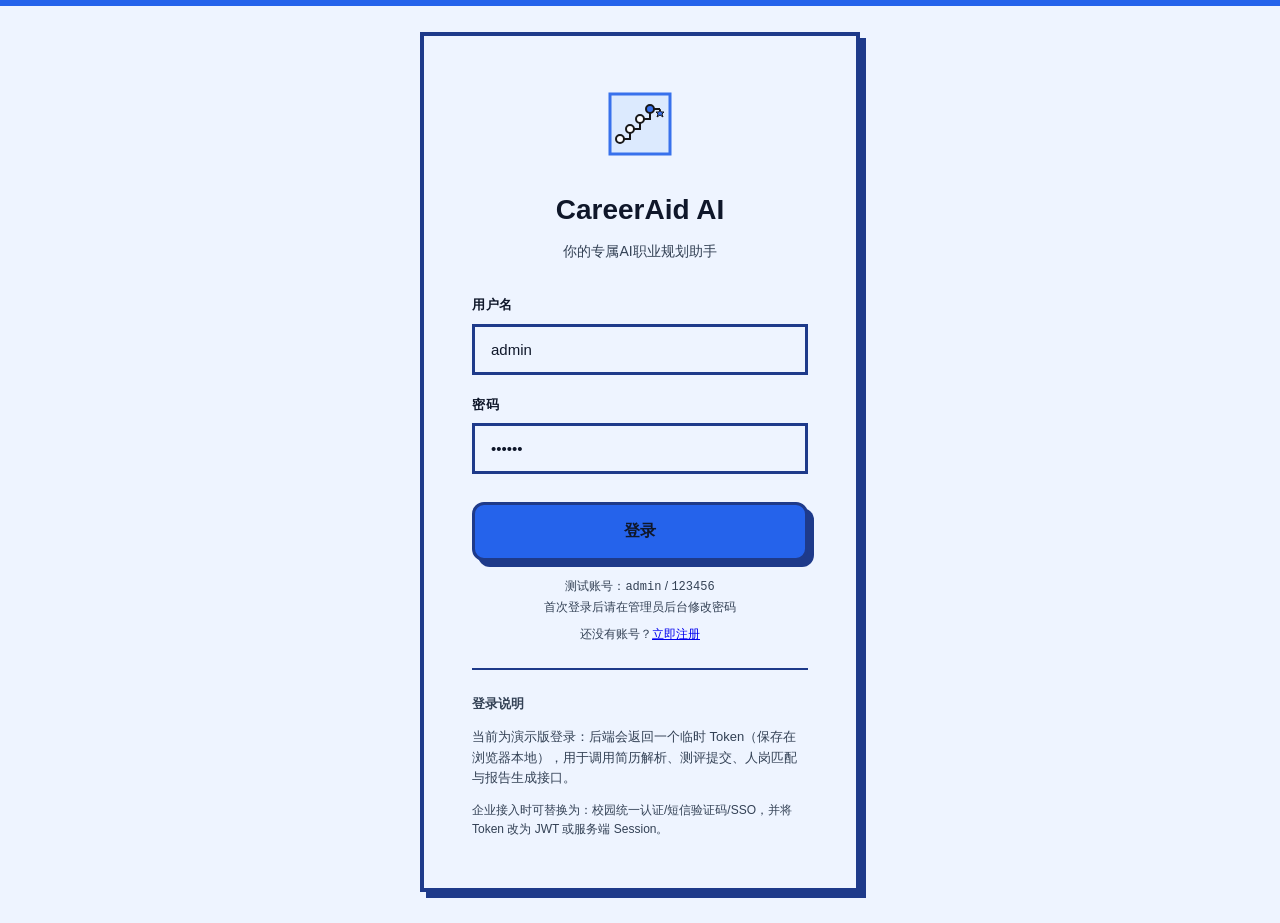
<file: match.html>
<!doctype html>
<html lang="zh-CN">
  <head>
    <meta charset="utf-8" />
    <meta name="viewport" content="width=device-width, initial-scale=1" />
    <link rel="icon" type="image/svg+xml" href="static/favicon.svg" />
    <title>人岗匹配 - CareerAid AI</title>
    <link rel="stylesheet" href="static/style.css" />
    <script src="static/echarts.min.js"></script>
  </head>
  <body>
    <div class="app-layout">
      <!-- 侧边栏 -->
      <aside class="sidebar">
        <div class="sidebar-brand">
          <div class="logo">CareerAid AI</div>
          <div class="tagline">你的专属AI职业规划助手</div>
        </div>
        
        <nav class="sidebar-nav">
          <div class="nav-section">
            <div class="nav-section-title">核心功能</div>
            <a class="nav-item" href="upload.html">
              <svg class="nav-icon" viewBox="0 0 24 24"><path d="M14 2H6a2 2 0 0 0-2 2v16a2 2 0 0 0 2 2h12a2 2 0 0 0 2-2V8z"/><polyline points="14 2 14 8 20 8"/><line x1="16" y1="13" x2="8" y2="13"/><line x1="16" y1="17" x2="8" y2="17"/><polyline points="10 9 9 9 8 9"/></svg>
              简历解析
            </a>
            <a class="nav-item" href="test.html">
              <svg class="nav-icon" viewBox="0 0 24 24"><circle cx="12" cy="12" r="10"/><path d="M9.09 9a3 3 0 0 1 5.83 1c0 2-3 3-3 3"/><line x1="12" y1="17" x2="12.01" y2="17"/></svg>
              性格测评
            </a>
            <a class="nav-item active" href="match.html">
              <svg class="nav-icon" viewBox="0 0 24 24"><path d="M12 2l3.09 6.26L22 9.27l-5 4.87 1.18 6.88L12 17.77l-6.18 3.25L7 14.14 2 9.27l6.91-1.01L12 2z"/></svg>
              人岗匹配
            </a>
            <a class="nav-item" href="report.html">
              <svg class="nav-icon" viewBox="0 0 24 24"><path d="M14 2H6a2 2 0 0 0-2 2v16a2 2 0 0 0 2 2h12a2 2 0 0 0 2-2V8z"/><polyline points="14 2 14 8 20 8"/><line x1="16" y1="13" x2="8" y2="13"/><line x1="16" y1="17" x2="8" y2="17"/></svg>
              报告生成
            </a>
          </div>
          
          <div class="nav-section">
            <div class="nav-section-title">更多</div>
            <a class="nav-item" href="chat.html">
              <svg class="nav-icon" viewBox="0 0 24 24"><path d="M21 11.5a8.38 8.38 0 0 1-.9 3.8 8.5 8.5 0 0 1-7.6 4.7 8.38 8.38 0 0 1-3.8-.9L3 21l1.9-5.7a8.38 8.38 0 0 1-.9-3.8 8.5 8.5 0 0 1 4.7-7.6 8.38 8.38 0 0 1 3.8-.9h.5a8.48 8.48 0 0 1 8 8v.5z"/></svg>
              AI对话
            </a>
            <a class="nav-item" href="job.html">
              <svg class="nav-icon" viewBox="0 0 24 24"><path d="M12 2l3.09 6.26L22 9.27l-5 4.87 1.18 6.88L12 17.77l-6.18 3.25L7 14.14 2 9.27l6.91-1.01L12 2z"/><path d="M22 11.08V12a10 10 0 1 1-5.93-9.14"/><polyline points="22 4 12 14.01 9 11.01"/></svg>
              提升规划
            </a>
            <a class="nav-item" href="admin.html" id="adminLink" style="display: none;">
              <svg class="nav-icon" viewBox="0 0 24 24"><path d="M12 22s8-4 8-10V5l-8-3-8 3v7c0 6 8 10 8 10z"/></svg>
              管理员后台
            </a>
          </div>
        </nav>
        
        <div class="sidebar-footer">
          <div class="user-info" id="userInfo">
            <div class="user-avatar">U</div>
            <div class="user-meta">
              <div class="user-name" id="userName">用户</div>
              <div class="user-role">学生</div>
            </div>
          </div>
          <button class="btn btn-danger" style="width:100%;margin-top:12px" id="logoutBtn">退出登录</button>
        </div>
      </aside>

      <!-- 主内容区 -->
      <main class="main-content">
        <header class="topbar">
          <button class="menu-toggle" id="menuToggle">
            <svg width="20" height="20" viewBox="0 0 24 24" fill="none" stroke="currentColor" stroke-width="2"><line x1="3" y1="12" x2="21" y2="12"/><line x1="3" y1="6" x2="21" y2="6"/><line x1="3" y1="18" x2="21" y2="18"/></svg>
          </button>
          <h1 class="topbar-title">人岗匹配</h1>
          <div class="topbar-actions">
            <span class="badge badge-secondary">TOP5 岗位推荐</span>
            <span class="badge badge-primary">双线匹配</span>
          </div>
        </header>

        <div class="page-content">
          <!-- 非对称布局 -->
          <div class="asymmetric-grid">
            <!-- 左侧：岗位列表 -->
            <div class="card card-featured">
              <div class="card-header">
                <div>
                  <h2 class="card-title">TOP5 推荐岗位</h2>
                  <p class="card-subtitle">基于简历和测评的智能匹配</p>
                </div>
                <!-- 独特插画 - 人岗匹配 -->
                <svg width="80" height="80" viewBox="0 0 80 80" class="illustration" style="opacity: 0.9;">
                  <!-- 倒过来的半圆形身体 -->
                  <path d="M15 50 a10 15 0 0 1 20 0" fill="var(--primary)" stroke="#000" stroke-width="2"/>
                  <!-- 人物图标 -->
                  <circle cx="25" cy="30" r="10" fill="var(--primary-light)" stroke="var(--primary)" stroke-width="2"/>
                  <!-- 连接箭头 -->
                  <line x1="35" y1="40" x2="55" y2="40" stroke="#000" stroke-width="2"/>
                  <polygon points="55,37 63,40 55,43" fill="var(--primary)" stroke="#000" stroke-width="1"/>
                  <!-- 岗位图标 -->
                  <rect x="60" y="32" width="12" height="20" fill="var(--primary)" stroke="#000" stroke-width="2"/>
                  <rect x="58" y="25" width="16" height="6" fill="var(--primary)" stroke="#000" stroke-width="2"/>
                </svg>
              </div>
              
              <div class="form-group">
                <label>你的目标（可选）</label>
                <input id="goal" placeholder="例如：想走数据分析方向，优先互联网/新能源" />
              </div>
              
              <div style="display:flex;gap:12px;flex-wrap:wrap;margin-bottom:20px">
                <button class="btn btn-primary" id="run">
                  <svg width="16" height="16" viewBox="0 0 24 24" fill="none" stroke="currentColor" stroke-width="2"><polygon points="5 3 19 12 5 21 5 3"/></svg>
                  开始匹配
                </button>
                <a class="btn" href="upload.html">先去解析简历</a>
              </div>
              
              <div class="form-hint" id="msg"></div>
              
              <div class="hr"></div>
              <div class="list" id="list"></div>
              
              <div class="card card-accent" style="margin-top:20px">
                <div style="font-weight:700;margin-bottom:8px">匹配算法说明</div>
                <div style="font-size:13px;color:var(--text-muted)">
                  <p>• <strong>离线算法</strong>：基于规则和机器学习的匹配算法，速度快，稳定性高</p>
                  <p>• <strong>在线大模型</strong>：使用AI大模型进行深度语义理解，匹配更智能</p>
                  <p>• <strong>双线匹配</strong>：同时展示两种匹配结果，便于对比参考</p>
                </div>
              </div>
            </div>

            <!-- 右侧：雷达图 -->
            <div class="card">
              <div class="card-header">
                <div>
                  <h2 class="card-title">维度匹配雷达图</h2>
                  <p class="card-subtitle">多维度能力分析</p>
                </div>
              </div>
              
              <div class="form-hint">默认展示 TOP1 的维度匹配度（0-100）。</div>
              <div class="hr"></div>
              
              <!-- 空状态 - 独特插画 -->
              <div id="emptyState" style="text-align:center;padding:40px 20px">
                <svg width="180" height="160" viewBox="0 0 180 160" class="illustration" style="margin-bottom:16px;opacity: 0.9;">
                  <!-- 正四边形雷达图背景 -->
                  <polygon points="90,20 150,80 90,140 30,80" stroke="var(--primary)" stroke-width="2" fill="var(--primary-light)" fill-opacity="0.5"/>
                  <!-- 内层四边形 -->
                  <polygon points="90,40 130,80 90,120 50,80" stroke="#000" stroke-width="1" fill="var(--primary)" fill-opacity="0.2"/>
                  <!-- 雷达轴线 -->
                  <line x1="90" y1="20" x2="90" y2="140" stroke="#000" stroke-width="1" stroke-dasharray="4,2"/>
                  <line x1="30" y1="80" x2="150" y2="80" stroke="#000" stroke-width="1" stroke-dasharray="4,2"/>
                  <line x1="30" y1="80" x2="150" y2="80" stroke="#000" stroke-width="1" stroke-dasharray="4,2"/>
                  <line x1="90" y1="20" x2="150" y2="80" stroke="#000" stroke-width="1" stroke-dasharray="4,2"/>
                  <line x1="150" y1="80" x2="90" y2="140" stroke="#000" stroke-width="1" stroke-dasharray="4,2"/>
                  <line x1="90" y1="140" x2="30" y2="80" stroke="#000" stroke-width="1" stroke-dasharray="4,2"/>
                  <line x1="30" y1="80" x2="90" y2="20" stroke="#000" stroke-width="1" stroke-dasharray="4,2"/>
                  <!-- 维度标签点 -->
                  <circle cx="90" cy="20" r="4" fill="var(--primary)" stroke="#000" stroke-width="1"/>
                  <circle cx="150" cy="80" r="4" fill="var(--primary)" stroke="#000" stroke-width="1"/>
                  <circle cx="90" cy="140" r="4" fill="var(--primary)" stroke="#000" stroke-width="1"/>
                  <circle cx="30" cy="80" r="4" fill="var(--primary)" stroke="#000" stroke-width="1"/>
                  <!-- 中心点 -->
                  <circle cx="90" cy="80" r="4" fill="#000"/>
                </svg>
                <div style="color:var(--text-muted);font-size:14px;font-weight:600">开始匹配后将显示雷达图</div>
                <div style="color:var(--text-muted);font-size:12px;margin-top:8px">多维度能力分析 · 智能推荐</div>
              </div>
              
              <div id="radar" style="height:360px;display:none"></div>
              
              <div class="hr"></div>
              
              <!-- 卡片内容已移至 analysis.html 页面 -->
            </div>
          </div>
        </div>
      </main>
    </div>

    <script src="static/app.js"></script>
    <script>
      if (!CareerAid.requireAuth()) throw new Error("not authed");
      
      // 加载用户信息
      CareerAid.apiFetch('/me').then(data => {
        const s = data.student || {};
        document.getElementById('userName').textContent = s.username || '用户';
        document.querySelector('.user-avatar').textContent = (s.username || 'U')[0].toUpperCase();
        
        // 显示管理员后台链接
        if (s.username === 'admin') {
          document.getElementById('adminLink').style.display = 'block';
        }
      }).catch(() => {});
      
      // 退出登录
      document.getElementById('logoutBtn').addEventListener('click', () => {
        CareerAid.logout();
      });
      
      // 移动端菜单
      document.getElementById('menuToggle').addEventListener('click', () => {
        document.querySelector('.sidebar').classList.toggle('open');
      });

      const listEl = CareerAid.qs("list");
      const msgEl = CareerAid.qs("msg");
      const radarDom = document.getElementById("radar");
      const emptyState = document.getElementById("emptyState");
      let radar = null;

      const DIM4 = ["基础要求", "职业技能", "职业素养", "发展潜力"];
      const DIM10 = ["专业技能", "证书要求", "创新能力", "学习能力", "抗压能力", "沟通能力", "实习能力", "团队协作", "问题解决", "职业稳定性"];

      function initRadar() {
        if (!radar) {
          radar = echarts.init(radarDom);
        }
      }

      function renderRadar(dim, dim4) {
        emptyState.style.display = 'none';
        radarDom.style.display = 'block';
        initRadar();
        
        const use4 = dim4 && Object.keys(dim4).length >= 2;
        const keys = use4 ? DIM4 : (dim && Object.keys(dim).length >= 5 ? DIM10.slice(0, 6) : DIM4);
        const vals = use4
          ? DIM4.map((k) => Number(dim4[k] != null ? dim4[k] : 50))
          : keys.map((k) => Number(dim && dim[k] != null ? dim[k] : 50));
        
        radar.setOption({
          backgroundColor: "transparent",
          tooltip: {},
          radar: {
            indicator: keys.map((k) => ({ name: k, max: 100 })),
            splitArea: { areaStyle: { color: ["#f5f7fa", "#ffffff"] } },
            axisName: { color: "#000", fontWeight: "bold" },
            splitLine: { lineStyle: { color: "#000", width: 1 } },
            axisLine: { lineStyle: { color: "#000", width: 2 } },
          },
          series: [
            {
              type: "radar",
              data: [
                {
                  value: vals,
                  name: "匹配度",
                  areaStyle: { color: "rgba(37,99,235,0.3)" },
                  lineStyle: { color: "#2563eb", width: 3 },
                  itemStyle: { color: "#2563eb", borderWidth: 2, borderColor: "#000" },
                },
              ],
            },
          ],
        });
      }

      function renderList(matches) {
        listEl.innerHTML = "";
        matches.slice(0, 5).forEach((m, idx) => {
          const div = document.createElement("div");
          div.className = "item";
          const d4 = m.dimension_scores_4 || {};
          const d4Text = Object.keys(d4).length ? (" 四维：" + DIM4.map((k) => k + " " + (d4[k] || 0) + "%").join(" ")) : "";
          
          // 检查是否有在线和离线匹配结果
          const hasOnline = m.online_result && m.online_result.score;
          const hasOffline = m.offline_result && m.offline_result.score;
          
          div.innerHTML =
            '<div class="title">' +
            (idx + 1) +
            ". " +
            CareerAid.escapeHtml(m.job_title) +
            " <span class='score " +
            CareerAid.scoreClass(m.score) +
            "'>" +
            m.score +
            "%</span></div>" +
            '<div class="meta">' +
            "<span class='badge'>" +
            CareerAid.escapeHtml(m.industry || "未知行业") +
            "</span>" +
            "<span class='badge'>" +
            CareerAid.escapeHtml(m.salary || "薪资未标注") +
            "</span>" +
            (d4Text ? "<span class='badge badge-accent'>" + CareerAid.escapeHtml(d4Text.trim()) + "</span>" : "") +
            (hasOnline ? "<span class='badge badge-primary'>在线匹配：" + m.online_result.score + "%</span>" : "") +
            (hasOffline ? "<span class='badge badge-success'>离线匹配：" + m.offline_result.score + "%</span>" : "") +
            "</div>" +
            "<div style='display:flex;gap:10px;flex-wrap:wrap;margin-top:10px'>" +
            "<button class='btn btn-sm' data-idx='" +
            idx +
            "'>查看维度差距及双线对比</button>" +
            "</div>";
          
          // 查看维度差距及双线对比按钮
          div.querySelector("button").addEventListener("click", () => {
            // 将匹配数据存储到 localStorage 中
            localStorage.setItem('matchData', JSON.stringify(m));
            window.location.href = `analysis.html`;
          });
          
          listEl.appendChild(div);
        });
      }

      async function run() {
        msgEl.textContent = "匹配中...";
        try {
          const goal = CareerAid.qs("goal").value.trim();
          const data = await CareerAid.apiFetch("/match_jobs", {
            method: "POST",
            headers: { "Content-Type": "application/json" },
            body: JSON.stringify({ goal }),
          });
          const matches = data.matches || [];
          msgEl.textContent = "完成。";
          renderList(matches);
          if (matches[0]) {
            renderRadar(matches[0].dimension_scores || {}, matches[0].dimension_scores_4 || {});
          } else {
            if (radar) radar.clear();
            radarDom.style.display = 'none';
            emptyState.style.display = 'block';
          }
        } catch (e) {
          msgEl.textContent = "失败：" + (e.message || String(e));
          if (radar) radar.clear();
          radarDom.style.display = 'none';
          emptyState.style.display = 'block';
        }
      }

      CareerAid.qs("run").addEventListener("click", run);
      
      function renderDualMatch(match) {
        const dualMatchEl = document.getElementById('dualMatch');
        
        const onlineResult = match.online_result;
        const offlineResult = match.offline_result;
        
        let html = '';
        
        // 在线大模型结果
        if (onlineResult) {
          html += `
            <div style="margin-bottom:20px;padding:15px;border-left:4px solid #3498db;background-color:#f8f9fa;border-radius:4px">
              <h4 style="margin-top:0;color:#2980b9">在线大模型匹配</h4>
              <div style="font-size:24px;font-weight:bold;margin:10px 0">${onlineResult.score}%</div>
              <div style="font-size:14px;color:#666;margin:10px 0">${onlineResult.reasoning || '无推理过程'}</div>
              ${onlineResult.dimension_scores_4 ? `
                <div style="margin-top:15px">
                  <h5 style="margin:0 0 10px 0;font-size:14px;color:#555">维度得分</h5>
                  <div style="display:flex;flex-wrap:wrap;gap:10px">
                    ${DIM4.map(dim => `
                      <span class="badge">${dim}: ${onlineResult.dimension_scores_4[dim] || 0}%</span>
                    `).join('')}
                  </div>
                </div>
              ` : ''}
            </div>
          `;
        } else {
          html += `
            <div style="margin-bottom:20px;padding:15px;border-left:4px solid #95a5a6;background-color:#f8f9fa;border-radius:4px">
              <h4 style="margin-top:0;color:#7f8c8d">在线大模型匹配</h4>
              <div style="color:#999;font-style:italic;padding:20px 0">在线匹配失败，已使用离线匹配结果</div>
            </div>
          `;
        }
        
        // 离线算法结果
        if (offlineResult) {
          html += `
            <div style="padding:15px;border-left:4px solid #27ae60;background-color:#f8f9fa;border-radius:4px">
              <h4 style="margin-top:0;color:#229954">离线算法匹配</h4>
              <div style="font-size:24px;font-weight:bold;margin:10px 0">${offlineResult.score}%</div>
              <div style="font-size:14px;color:#666;margin:10px 0">${offlineResult.reasoning || '无推理过程'}</div>
              ${offlineResult.dimension_scores_4 ? `
                <div style="margin-top:15px">
                  <h5 style="margin:0 0 10px 0;font-size:14px;color:#555">维度得分</h5>
                  <div style="display:flex;flex-wrap:wrap;gap:10px">
                    ${DIM4.map(dim => `
                      <span class="badge">${dim}: ${offlineResult.dimension_scores_4[dim] || 0}%</span>
                    `).join('')}
                  </div>
                </div>
              ` : ''}
              ${offlineResult.ml_enhanced ? `
                <div style="margin-top:10px;font-size:12px;color:#27ae60">
                  ✅ 使用了机器学习增强匹配
                </div>
              ` : ''}
            </div>
          `;
        }
        
        dualMatchEl.innerHTML = html;
      }
      
      // 窗口大小改变时重新渲染图表
      window.addEventListener('resize', () => {
        if (radar) radar.resize();
      });
    </script>
  </body>
</html>
</file>
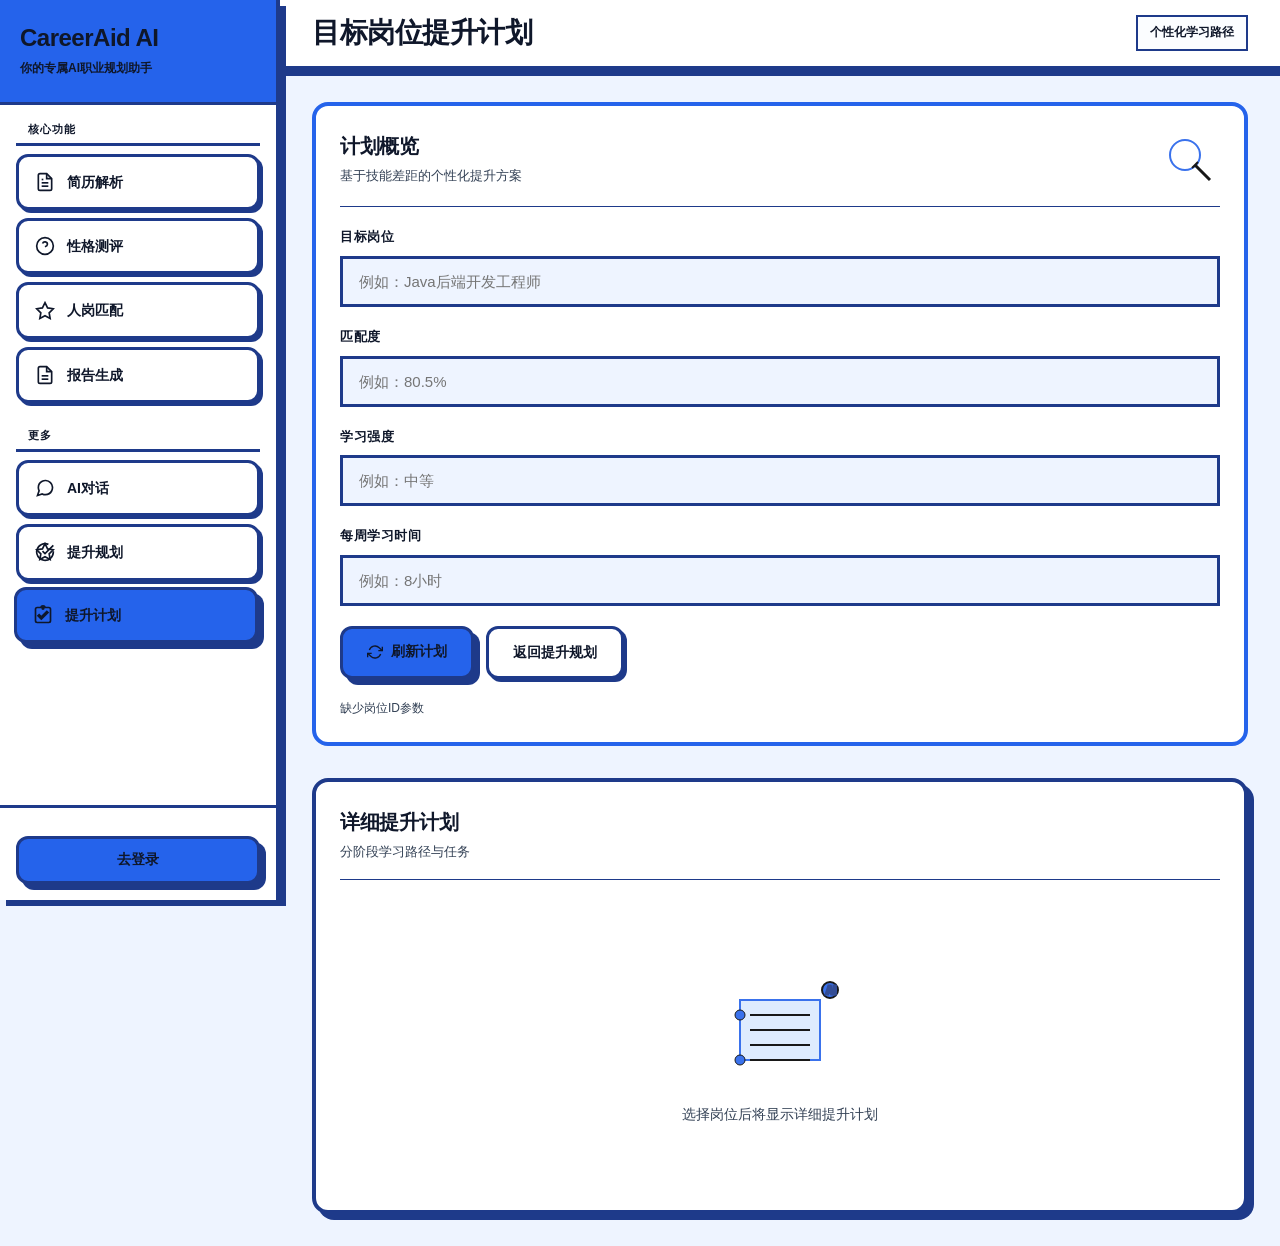
<file: plan.html>
<!doctype html>
<html lang="zh-CN">
  <head>
    <meta charset="utf-8" />
    <meta name="viewport" content="width=device-width, initial-scale=1" />
    <link rel="icon" type="image/svg+xml" href="static/favicon.svg" />
    <title>提升计划 - CareerAid AI</title>
    <link rel="stylesheet" href="static/style.css" />
  </head>
  <body>
    <div class="app-layout">
      <!-- 侧边栏 -->
      <aside class="sidebar">
        <div class="sidebar-brand">
          <div class="logo">CareerAid AI</div>
          <div class="tagline">你的专属AI职业规划助手</div>
        </div>
        
        <nav class="sidebar-nav">
          <div class="nav-section">
            <div class="nav-section-title">核心功能</div>
            <a class="nav-item" href="upload.html">
              <svg class="nav-icon" viewBox="0 0 24 24"><path d="M14 2H6a2 2 0 0 0-2 2v16a2 2 0 0 0 2 2h12a2 2 0 0 0 2-2V8z"/><polyline points="14 2 14 8 20 8"/><line x1="16" y1="13" x2="8" y2="13"/><line x1="16" y1="17" x2="8" y2="17"/><polyline points="10 9 9 9 8 9"/></svg>
              简历解析
            </a>
            <a class="nav-item" href="test.html">
              <svg class="nav-icon" viewBox="0 0 24 24"><circle cx="12" cy="12" r="10"/><path d="M9.09 9a3 3 0 0 1 5.83 1c0 2-3 3-3 3"/><line x1="12" y1="17" x2="12.01" y2="17"/></svg>
              性格测评
            </a>
            <a class="nav-item" href="match.html">
              <svg class="nav-icon" viewBox="0 0 24 24"><path d="M12 2l3.09 6.26L22 9.27l-5 4.87 1.18 6.88L12 17.77l-6.18 3.25L7 14.14 2 9.27l6.91-1.01L12 2z"/></svg>
              人岗匹配
            </a>
            <a class="nav-item" href="report.html">
              <svg class="nav-icon" viewBox="0 0 24 24"><path d="M14 2H6a2 2 0 0 0-2 2v16a2 2 0 0 0 2 2h12a2 2 0 0 0 2-2V8z"/><polyline points="14 2 14 8 20 8"/><line x1="16" y1="13" x2="8" y2="13"/><line x1="16" y1="17" x2="8" y2="17"/></svg>
              报告生成
            </a>
          </div>
          
          <div class="nav-section">
            <div class="nav-section-title">更多</div>
            <a class="nav-item" href="chat.html">
              <svg class="nav-icon" viewBox="0 0 24 24"><path d="M21 11.5a8.38 8.38 0 0 1-.9 3.8 8.5 8.5 0 0 1-7.6 4.7 8.38 8.38 0 0 1-3.8-.9L3 21l1.9-5.7a8.38 8.38 0 0 1-.9-3.8 8.5 8.5 0 0 1 4.7-7.6 8.38 8.38 0 0 1 3.8-.9h.5a8.48 8.48 0 0 1 8 8v.5z"/></svg>
              AI对话
            </a>
            <a class="nav-item" href="job.html">
              <svg class="nav-icon" viewBox="0 0 24 24"><path d="M12 2l3.09 6.26L22 9.27l-5 4.87 1.18 6.88L12 17.77l-6.18 3.25L7 14.14 2 9.27l6.91-1.01L12 2z"/><path d="M22 11.08V12a10 10 0 1 1-5.93-9.14"/><polyline points="22 4 12 14.01 9 11.01"/></svg>
              提升规划
            </a>
            <a class="nav-item active" href="plan.html">
              <svg class="nav-icon" viewBox="0 0 24 24"><path d="M19 3h-4.18C14.4 1.84 13.3 1 12 1c-1.3 0-2.4.84-2.82 2H5c-1.1 0-2 .9-2 2v14c0 1.1.9 2 2 2h14c1.1 0 2-.9 2-2V5c0-1.1-.9-2-2-2zm-7 0c.55 0 1 .45 1 1s-.45 1-1 1-1-.45-1-1 .45-1 1-1zm-2 14l-4-4 1.41-1.41L10 14.17l6.59-6.59L18 9l-8 8z"/></svg>
              提升计划
            </a>
          </div>
        </nav>
        
        <div class="sidebar-footer">
          <div class="user-info" id="userInfo">
            <div class="user-avatar">U</div>
            <div class="user-meta">
              <div class="user-name" id="userName">用户</div>
              <div class="user-role">学生</div>
            </div>
          </div>
          <button class="btn btn-danger" style="width:100%;margin-top:12px" id="logoutBtn">退出登录</button>
        </div>
      </aside>

      <!-- 主内容区 -->
      <main class="main-content">
        <header class="topbar">
          <button class="menu-toggle" id="menuToggle">
            <svg width="20" height="20" viewBox="0 0 24 24" fill="none" stroke="currentColor" stroke-width="2"><line x1="3" y1="12" x2="21" y2="12"/><line x1="3" y1="6" x2="21" y2="6"/><line x1="3" y1="18" x2="21" y2="18"/></svg>
          </button>
          <h1 class="topbar-title">目标岗位提升计划</h1>
          <div class="topbar-actions">
            <span class="badge badge-secondary">个性化学习路径</span>
          </div>
        </header>

        <div class="page-content">
          <!-- 垂直布局 -->
          <div class="vertical-layout">
            <!-- 上方：计划概览 -->
            <div class="card card-featured">
              <div class="card-header">
                <div>
                  <h2 class="card-title">计划概览</h2>
                  <p class="card-subtitle">基于技能差距的个性化提升方案</p>
                </div>
                <!-- 简约线条插画 -->
                <svg width="60" height="60" viewBox="0 0 60 60" class="illustration" style="opacity: 0.9;">
                  <circle cx="25" cy="25" r="15" stroke="var(--primary)" stroke-width="2" fill="none"/>
                  <line x1="35" y1="35" x2="50" y2="50" stroke="#000" stroke-width="3"/>
                  <line x1="32" y1="38" x2="38" y2="32" stroke="#000" stroke-width="2"/>
                </svg>
              </div>
              
              <div class="form-group">
                <label>目标岗位</label>
                <input id="jobTitle" placeholder="例如：Java后端开发工程师" readonly />
              </div>
              
              <div class="form-group">
                <label>匹配度</label>
                <input id="matchScore" placeholder="例如：80.5%" readonly />
              </div>
              
              <div class="form-group">
                <label>学习强度</label>
                <input id="intensity" placeholder="例如：中等" readonly />
              </div>
              
              <div class="form-group">
                <label>每周学习时间</label>
                <input id="weeklyHours" placeholder="例如：8小时" readonly />
              </div>
              
              <div style="display:flex;gap:12px;flex-wrap:wrap;margin-bottom:20px">
                <button class="btn btn-primary" id="refreshPlan">
                  <svg width="16" height="16" viewBox="0 0 24 24" fill="none" stroke="currentColor" stroke-width="2"><polyline points="23 4 23 10 17 10"/><polyline points="1 20 1 14 7 14"/><path d="M3.51 9a9 9 0 0 1 14.85-3.36L23 10M1 14l4.64 4.36A9 9 0 0 0 20.49 15"/></svg>
                  刷新计划
                </button>
                <a class="btn" href="job.html">返回提升规划</a>
              </div>
              
              <div class="form-hint" id="msg"></div>
            </div>

            <!-- 下方：详细计划 -->
            <div class="card">
              <div class="card-header">
                <div>
                  <h2 class="card-title">详细提升计划</h2>
                  <p class="card-subtitle">分阶段学习路径与任务</p>
                </div>
              </div>
              
              <!-- 空状态 -->
              <div id="emptyState" style="text-align:center;padding:60px 20px">
                <svg width="140" height="120" viewBox="0 0 140 120" class="illustration" style="margin-bottom:16px;opacity: 0.9;">
                  <!-- 计划图标 -->
                  <rect x="30" y="40" width="80" height="60" stroke="var(--primary)" stroke-width="2" fill="var(--primary-light)"/>
                  <!-- 计划线条 -->
                  <line x1="40" y1="55" x2="100" y2="55" stroke="#000" stroke-width="2"/>
                  <line x1="40" y1="70" x2="100" y2="70" stroke="#000" stroke-width="2"/>
                  <line x1="40" y1="85" x2="100" y2="85" stroke="#000" stroke-width="2"/>
                  <line x1="40" y1="100" x2="100" y2="100" stroke="#000" stroke-width="2"/>
                  <!-- 时间标记 -->
                  <circle cx="30" cy="55" r="5" fill="var(--primary)" stroke="#000" stroke-width="1"/>
                  <circle cx="30" cy="100" r="5" fill="var(--primary)" stroke="#000" stroke-width="1"/>
                  <!-- 装饰元素 -->
                  <circle cx="120" cy="30" r="8" fill="var(--primary)" stroke="#000" stroke-width="2"/>
                  <text x="116" y="34" font-family="sans-serif" font-size="10" font-weight="bold" fill="#000">AI</text>
                </svg>
                <div style="color:var(--text-muted);font-size:14px">选择岗位后将显示详细提升计划</div>
              </div>
              
              <div id="planContent" style="display:none">
                <!-- 缺失技能 -->
                <div class="card card-accent">
                  <div style="font-weight:700;margin-bottom:8px">缺失技能</div>
                  <div id="missingSkills" class="mono" style="white-space:pre-wrap;word-break:break-word;margin:0;font-size:13px"></div>
                </div>
                
                <div class="hr"></div>
                
                <!-- 短期计划 -->
                <div class="card">
                  <div style="font-weight:700;margin-bottom:8px">短期计划</div>
                  <div id="shortTermPlan"></div>
                </div>
                
                <div class="hr"></div>
                
                <!-- 中期计划 -->
                <div class="card">
                  <div style="font-weight:700;margin-bottom:8px">中期计划</div>
                  <div id="midTermPlan"></div>
                </div>
                
                <div class="hr"></div>
                
                <!-- 作品集建议 -->
                <div class="card">
                  <div style="font-weight:700;margin-bottom:8px">作品集建议</div>
                  <div id="projects"></div>
                </div>
              </div>
            </div>
          </div>
        </div>
      </main>
    </div>

    <script src="static/app.js"></script>
    <script>
      // 加载用户信息
      const token = CareerAid.getToken();
      if (token) {
        CareerAid.apiFetch('/me').then(data => {
          const s = data.student || {};
          document.getElementById('userName').textContent = s.username || '用户';
          document.querySelector('.user-avatar').textContent = (s.username || 'U')[0].toUpperCase();
        }).catch(() => {});
      } else {
        document.getElementById('userInfo').style.display = 'none';
        document.getElementById('logoutBtn').textContent = '去登录';
        document.getElementById('logoutBtn').className = 'btn btn-primary';
        document.getElementById('logoutBtn').addEventListener('click', () => {
          window.location.href = 'login.html';
        });
      }
      
      // 退出登录
      document.getElementById('logoutBtn').addEventListener('click', () => {
        if (token) {
          CareerAid.logout();
        }
      });
      
      // 移动端菜单
      document.getElementById('menuToggle').addEventListener('click', () => {
        document.querySelector('.sidebar').classList.toggle('open');
      });

      const msg = CareerAid.qs("msg");
      const emptyState = document.getElementById('emptyState');
      const planContent = document.getElementById('planContent');
      const jobTitle = document.getElementById('jobTitle');
      const matchScore = document.getElementById('matchScore');
      const intensity = document.getElementById('intensity');
      const weeklyHours = document.getElementById('weeklyHours');
      const missingSkills = document.getElementById('missingSkills');
      const shortTermPlan = document.getElementById('shortTermPlan');
      const midTermPlan = document.getElementById('midTermPlan');
      const projects = document.getElementById('projects');
      
      // 获取URL参数
      function getUrlParam(name) {
        const urlParams = new URLSearchParams(window.location.search);
        return urlParams.get(name);
      }

      // 渲染计划内容
      function renderPlan(data) {
        const job = data.job || {};
        const match = data.match || {};
        const plan = data.plan || {};
        
        // 填充概览信息
        jobTitle.value = job.title || "未知岗位";
        matchScore.value = match.score != null ? match.score + "%" : "—";
        intensity.value = plan.intensity || "—";
        weeklyHours.value = plan.weekly_hours != null ? plan.weekly_hours + "小时" : "—";
        
        // 填充缺失技能
        const gap = (match.gap_analysis || {});
        const miss = (gap.missing_skills || []);
        if (miss.length > 0) {
          missingSkills.textContent = miss.join('\n');
        } else {
          missingSkills.textContent = "暂无缺失技能";
        }
        
        // 填充短期计划
        const shortTerm = plan.short_term || {};
        let shortTermHtml = `
          <div style="margin-bottom:12px">
            <strong>持续时间：</strong>${shortTerm.duration || "—"}
          </div>
          <div style="margin-bottom:12px">
            <strong>目标：</strong>
            <ul style="margin-top:4px">
              ${(shortTerm.goals || []).map(goal => `<li>${goal}</li>`).join('')}
            </ul>
          </div>
          <div style="margin-bottom:12px">
            <strong>任务：</strong>
            <ul style="margin-top:4px">
              ${(shortTerm.tasks || []).map(task => `
                <li>
                  <strong>${task.task}</strong>
                  <ul style="margin-top:4px;margin-left:20px">
                    ${(task.items || []).map(item => `<li>${item}</li>`).join('')}
                  </ul>
                  <div style="margin-top:4px;font-style:italic;font-size:13px">
                    产出：${task.output || "—"}
                  </div>
                </li>
              `).join('')}
            </ul>
          </div>
          <div>
            <strong>衡量指标：</strong>
            <ul style="margin-top:4px">
              ${(shortTerm.metrics || []).map(metric => `<li>${metric}</li>`).join('')}
            </ul>
          </div>
        `;
        shortTermPlan.innerHTML = shortTermHtml;
        
        // 填充中期计划
        const midTerm = plan.mid_term || {};
        let midTermHtml = `
          <div style="margin-bottom:12px">
            <strong>持续时间：</strong>${midTerm.duration || "—"}
          </div>
          <div style="margin-bottom:12px">
            <strong>目标：</strong>
            <ul style="margin-top:4px">
              ${(midTerm.goals || []).map(goal => `<li>${goal}</li>`).join('')}
            </ul>
          </div>
          <div style="margin-bottom:12px">
            <strong>任务：</strong>
            <ul style="margin-top:4px">
              ${(midTerm.tasks || []).map(task => `
                <li>
                  <strong>${task.task}</strong>
                  <ul style="margin-top:4px;margin-left:20px">
                    ${(task.items || []).map(item => `<li>${item}</li>`).join('')}
                  </ul>
                  <div style="margin-top:4px;font-style:italic;font-size:13px">
                    产出：${task.output || "—"}
                  </div>
                </li>
              `).join('')}
            </ul>
          </div>
          <div>
            <strong>衡量指标：</strong>
            <ul style="margin-top:4px">
              ${(midTerm.metrics || []).map(metric => `<li>${metric}</li>`).join('')}
            </ul>
          </div>
        `;
        midTermPlan.innerHTML = midTermHtml;
        
        // 填充作品集建议
        const projectList = plan.projects || [];
        let projectsHtml = projectList.map(project => `
          <div style="margin-bottom:12px;padding:12px;border:1px solid #e2e8f0;border-radius:6px">
            <div style="font-weight:600;margin-bottom:4px">${project.name}</div>
            <div style="font-size:13px;color:var(--text-muted)">
              <strong>交付物：</strong>${project.deliverables ? project.deliverables.join('、') : "—"}
            </div>
          </div>
        `).join('');
        if (projectsHtml) {
          projects.innerHTML = projectsHtml;
        } else {
          projects.innerHTML = "暂无作品集建议";
        }
        
        // 显示计划内容
        emptyState.style.display = 'none';
        planContent.style.display = 'block';
      }

      // 加载提升计划
      async function loadPlan() {
        const jobId = getUrlParam('job_id');
        if (!jobId) {
          msg.textContent = "缺少岗位ID参数";
          return;
        }
        
        msg.textContent = "加载中...";
        try {
          const data = await CareerAid.apiFetch("/plan_for_target_job", {
            method: "POST",
            headers: { "Content-Type": "application/json" },
            body: JSON.stringify({ job_id: Number(jobId), weekly_hours: 8, prefer_internship: true }),
          });
          msg.textContent = "";
          renderPlan(data);
        } catch (e) {
          msg.textContent = "加载失败：" + (e.message || String(e));
        }
      }

      // 刷新计划
      document.getElementById('refreshPlan').addEventListener('click', loadPlan);
      
      // 初始加载
      loadPlan();
    </script>
  </body>
</html>
</file>
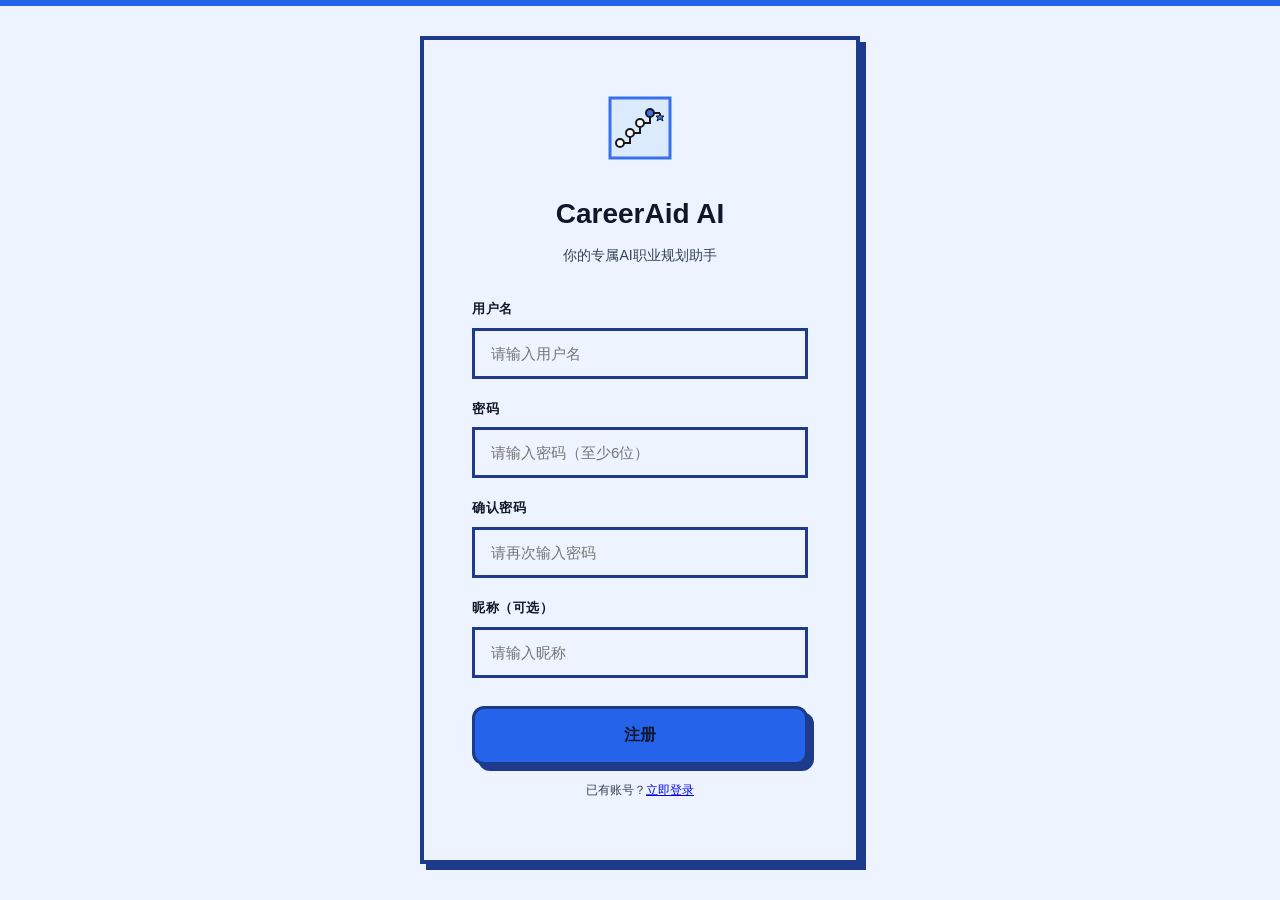
<file: register.html>
<!doctype html>
<html lang="zh-CN">
  <head>
    <meta charset="utf-8" />
    <meta name="viewport" content="width=device-width, initial-scale=1" />
    <link rel="icon" type="image/svg+xml" href="static/favicon.svg" />
    <title>注册 - CareerAid AI</title>
    <link rel="stylesheet" href="static/style.css" />
  </head>
  <body>
    <div class="login-layout">
      <div class="login-card">
        <div class="login-logo">
          <!-- 简约线条插画 -->
          <svg width="80" height="80" viewBox="0 0 80 80" class="illustration" style="margin-bottom:16px;opacity: 0.9;">
            <!-- 外框 -->
            <rect x="10" y="10" width="60" height="60" stroke="var(--primary)" stroke-width="3" fill="var(--primary-light)"/>
            <!-- 职业阶梯 -->
            <polyline points="20,55 30,55 30,45 40,45 40,35 50,35 50,25 60,25" 
                      stroke="#000" stroke-width="2" fill="none"/>
            <!-- 节点 -->
            <circle cx="20" cy="55" r="4" stroke="#000" stroke-width="2" fill="#fff"/>
            <circle cx="30" cy="45" r="4" stroke="#000" stroke-width="2" fill="#fff"/>
            <circle cx="40" cy="35" r="4" stroke="#000" stroke-width="2" fill="#fff"/>
            <circle cx="50" cy="25" r="4" stroke="#000" stroke-width="2" fill="var(--primary)"/>
            <!-- AI 星星 -->
            <polygon points="60,25 61,28 64,28 62,30 63,33 60,31 57,33 58,30 56,28 59,28" 
                     fill="var(--primary)" stroke="#000" stroke-width="1"/>
          </svg>
          <h1>CareerAid AI</h1>
          <p>你的专属AI职业规划助手</p>
        </div>
        
        <form id="registerForm">
          <div class="form-group">
            <label>用户名</label>
            <input id="username" placeholder="请输入用户名" autocomplete="username" required />
          </div>
          
          <div class="form-group">
            <label>密码</label>
            <input id="password" type="password" placeholder="请输入密码（至少6位）" autocomplete="new-password" required />
          </div>
          
          <div class="form-group">
            <label>确认密码</label>
            <input id="confirmPassword" type="password" placeholder="请再次输入密码" autocomplete="new-password" required />
          </div>
          
          <div class="form-group">
            <label>昵称（可选）</label>
            <input id="name" placeholder="请输入昵称" autocomplete="name" />
          </div>
          
          <button class="btn btn-primary btn-lg" type="submit" style="width:100%;margin-top:8px">
            注册
          </button>
          
          <div class="form-hint" style="text-align:center;margin-top:16px">
            已有账号？<a href="login.html">立即登录</a>
          </div>
          
          <div id="msg" class="form-hint" style="color:#dc2626;text-align:center;margin-top:12px"></div>
        </form>
        
      </div>
    </div>

    <script src="static/app.js"></script>
    <script>
      const msg = CareerAid.qs("msg");
      const username = CareerAid.qs("username");
      const password = CareerAid.qs("password");
      const confirmPassword = CareerAid.qs("confirmPassword");
      const name = CareerAid.qs("name");

      CareerAid.qs("registerForm").addEventListener("submit", async (e) => {
        e.preventDefault();
        msg.textContent = "";
        
        // 验证密码
        if (password.value !== confirmPassword.value) {
          msg.textContent = "两次输入的密码不一致";
          return;
        }
        
        try {
          const data = await CareerAid.apiFetch("/register", {
            method: "POST",
            headers: { "Content-Type": "application/json" },
            body: JSON.stringify({ 
              username: username.value.trim(), 
              password: password.value.trim(),
              name: name.value.trim() 
            }),
          });
          
          // 注册成功，跳转到登录页
          alert("注册成功，请登录");
          window.location.href = "login.html";
        } catch (err) {
          msg.textContent = err.message || String(err);
        }
      });
    </script>
  </body>
</html>
</file>
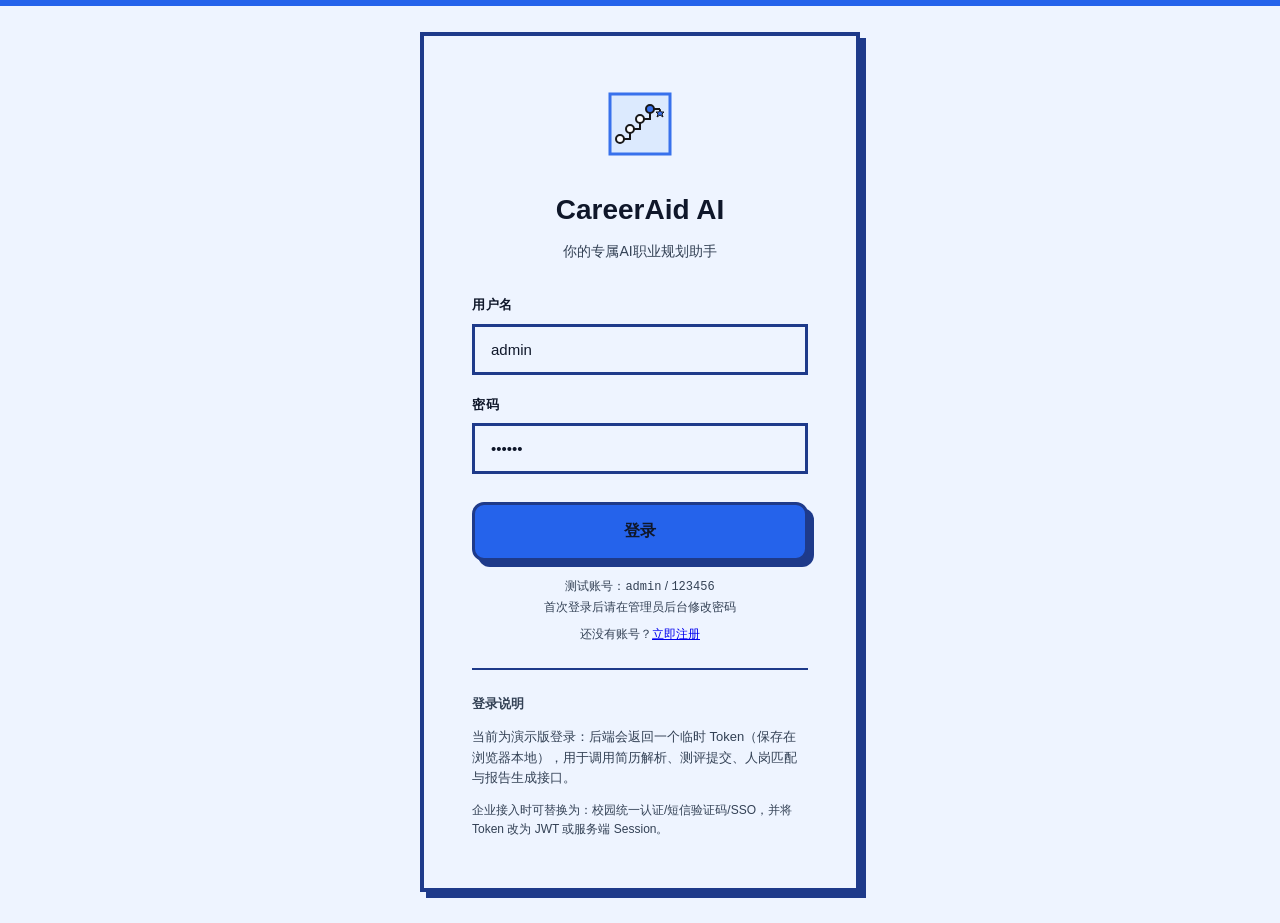
<file: report.html>
<!doctype html>
<html lang="zh-CN">
  <head>
    <meta charset="utf-8" />
    <meta name="viewport" content="width=device-width, initial-scale=1" />
    <link rel="icon" type="image/svg+xml" href="static/favicon.svg" />
    <title>报告生成 - CareerAid AI</title>
    <link rel="stylesheet" href="static/style.css" />
  </head>
  <body>
    <div class="app-layout">
      <!-- 侧边栏 -->
      <aside class="sidebar">
        <div class="sidebar-brand">
          <div class="logo">CareerAid AI</div>
          <div class="tagline">你的专属AI职业规划助手</div>
        </div>
        
        <nav class="sidebar-nav">
          <div class="nav-section">
            <div class="nav-section-title">核心功能</div>
            <a class="nav-item" href="upload.html">
              <svg class="nav-icon" viewBox="0 0 24 24"><path d="M14 2H6a2 2 0 0 0-2 2v16a2 2 0 0 0 2 2h12a2 2 0 0 0 2-2V8z"/><polyline points="14 2 14 8 20 8"/><line x1="16" y1="13" x2="8" y2="13"/><line x1="16" y1="17" x2="8" y2="17"/><polyline points="10 9 9 9 8 9"/></svg>
              简历解析
            </a>
            <a class="nav-item" href="test.html">
              <svg class="nav-icon" viewBox="0 0 24 24"><circle cx="12" cy="12" r="10"/><path d="M9.09 9a3 3 0 0 1 5.83 1c0 2-3 3-3 3"/><line x1="12" y1="17" x2="12.01" y2="17"/></svg>
              性格测评
            </a>
            <a class="nav-item" href="match.html">
              <svg class="nav-icon" viewBox="0 0 24 24"><path d="M12 2l3.09 6.26L22 9.27l-5 4.87 1.18 6.88L12 17.77l-6.18 3.25L7 14.14 2 9.27l6.91-1.01L12 2z"/></svg>
              人岗匹配
            </a>
            <a class="nav-item active" href="report.html">
              <svg class="nav-icon" viewBox="0 0 24 24"><path d="M14 2H6a2 2 0 0 0-2 2v16a2 2 0 0 0 2 2h12a2 2 0 0 0 2-2V8z"/><polyline points="14 2 14 8 20 8"/><line x1="16" y1="13" x2="8" y2="13"/><line x1="16" y1="17" x2="8" y2="17"/></svg>
              报告生成
            </a>
          </div>
          
          <div class="nav-section">
            <div class="nav-section-title">更多</div>
            <a class="nav-item" href="chat.html">
              <svg class="nav-icon" viewBox="0 0 24 24"><path d="M21 11.5a8.38 8.38 0 0 1-.9 3.8 8.5 8.5 0 0 1-7.6 4.7 8.38 8.38 0 0 1-3.8-.9L3 21l1.9-5.7a8.38 8.38 0 0 1-.9-3.8 8.5 8.5 0 0 1 4.7-7.6 8.38 8.38 0 0 1 3.8-.9h.5a8.48 8.48 0 0 1 8 8v.5z"/></svg>
              AI对话
            </a>
            <a class="nav-item" href="job.html">
              <svg class="nav-icon" viewBox="0 0 24 24"><path d="M12 2l3.09 6.26L22 9.27l-5 4.87 1.18 6.88L12 17.77l-6.18 3.25L7 14.14 2 9.27l6.91-1.01L12 2z"/><path d="M22 11.08V12a10 10 0 1 1-5.93-9.14"/><polyline points="22 4 12 14.01 9 11.01"/></svg>
              提升规划
            </a>
            <a class="nav-item" href="admin.html" id="adminLink" style="display: none;">
              <svg class="nav-icon" viewBox="0 0 24 24"><path d="M12 22s8-4 8-10V5l-8-3-8 3v7c0 6 8 10 8 10z"/></svg>
              管理员后台
            </a>
          </div>
        </nav>
        
        <div class="sidebar-footer">
          <div class="user-info" id="userInfo">
            <div class="user-avatar">U</div>
            <div class="user-meta">
              <div class="user-name" id="userName">用户</div>
              <div class="user-role">学生</div>
            </div>
          </div>
          <button class="btn btn-danger" style="width:100%;margin-top:12px" id="logoutBtn">退出登录</button>
        </div>
      </aside>

      <!-- 主内容区 -->
      <main class="main-content">
        <header class="topbar">
          <button class="menu-toggle" id="menuToggle">
            <svg width="20" height="20" viewBox="0 0 24 24" fill="none" stroke="currentColor" stroke-width="2"><line x1="3" y1="12" x2="21" y2="12"/><line x1="3" y1="6" x2="21" y2="6"/><line x1="3" y1="18" x2="21" y2="18"/></svg>
          </button>
          <h1 class="topbar-title">报告生成</h1>
          <div class="topbar-actions">
            <span class="badge badge-secondary">一键生成</span>
          </div>
        </header>

        <div class="page-content">
          <!-- 生成设置 -->
          <div class="card card-featured" style="margin-bottom:32px">
            <div class="card-header">
              <div>
                <h2 class="card-title">生成设置</h2>
                <p class="card-subtitle">个性化职业规划报告</p>
              </div>
              <!-- 简约线条插画 -->
              <svg width="60" height="60" viewBox="0 0 60 60" class="illustration" style="opacity: 0.9;">
                <rect x="10" y="8" width="40" height="44" stroke="var(--primary)" stroke-width="2" fill="var(--primary-light)"/>
                <line x1="18" y1="20" x2="42" y2="20" stroke="#000" stroke-width="2"/>
                <line x1="18" y1="28" x2="42" y2="28" stroke="#000" stroke-width="2"/>
                <line x1="18" y1="36" x2="38" y2="36" stroke="#000" stroke-width="2"/>
                <polygon points="45,52 50,42 40,42" fill="var(--primary)" stroke="#000" stroke-width="1"/>
              </svg>
            </div>
            
            <div class="form-group">
              <label>你的目标（可选）</label>
              <input id="goal" placeholder="例如：希望进入互联网数据分析，偏北京/上海" />
            </div>
            
            <div style="display:flex;gap:12px;flex-wrap:wrap;margin-bottom:20px">
              <button class="btn btn-primary" id="gen">
                <svg width="16" height="16" viewBox="0 0 24 24" fill="none" stroke="currentColor" stroke-width="2"><path d="M14 2H6a2 2 0 0 0-2 2v16a2 2 0 0 0 2 2h12a2 2 0 0 0 2-2V8z"/><polyline points="14 2 14 8 20 8"/><line x1="16" y1="13" x2="8" y2="13"/><line x1="16" y1="17" x2="8" y2="17"/></svg>
                一键生成报告
              </button>
              <a class="btn" href="match.html">先看匹配结果</a>
            </div>
            
            <div class="form-hint" id="msg"></div>
            
            <div id="downloadWrap" style="display:none;margin-top:20px">
              <div class="hr"></div>
              <div style="font-weight:700;margin-bottom:12px">下载报告</div>
              <div style="display:flex;gap:12px;flex-wrap:wrap">
                <a class="btn btn-primary" id="download" href="#" target="_blank" rel="noreferrer">
                  <svg width="16" height="16" viewBox="0 0 24 24" fill="none" stroke="currentColor" stroke-width="2"><path d="M21 15v4a2 2 0 0 1-2 2H5a2 2 0 0 1-2-2v-4"/><polyline points="7 10 12 15 17 10"/><line x1="12" y1="15" x2="12" y2="3"/></svg>
                  下载 TXT
                </a>
                <a class="btn" id="downloadDocx" href="#" target="_blank" rel="noreferrer">
                  <svg width="16" height="16" viewBox="0 0 24 24" fill="none" stroke="currentColor" stroke-width="2"><path d="M14 2H6a2 2 0 0 0-2 2v16a2 2 0 0 0 2 2h12a2 2 0 0 0 2-2V8z"/><polyline points="14 2 14 8 20 8"/><line x1="16" y1="13" x2="8" y2="13"/><line x1="16" y1="17" x2="8" y2="17"/></svg>
                  下载 Word
                </a>
                <a class="btn" id="downloadPdf" href="#" target="_blank" rel="noreferrer">
                  <svg width="16" height="16" viewBox="0 0 24 24" fill="none" stroke="currentColor" stroke-width="2"><path d="M14 2H6a2 2 0 0 0-2 2v16a2 2 0 0 0 2 2h12a2 2 0 0 0 2-2V8z"/><polyline points="14 2 14 8 20 8"/><line x1="16" y1="13" x2="8" y2="13"/><line x1="16" y1="17" x2="8" y2="17"/><polyline points="10 9 9 9 8 9"/></svg>
                  下载 PDF
                </a>
              </div>
            </div>
          </div>

          <!-- 报告内容 -->
          <div class="card" style="margin-bottom:32px">
            <div class="card-header">
              <div style="display:flex;justify-content:space-between;align-items:center;width:100%">
                <div>
                  <h2 class="card-title">生成的报告</h2>
                  <p class="card-subtitle">可编辑的职业规划报告内容</p>
                </div>
                <div style="display:flex;gap:8px">
                  <button class="btn btn-sm" id="editBtn" style="display:none">
                    <svg width="14" height="14" viewBox="0 0 24 24" fill="none" stroke="currentColor" stroke-width="2"><path d="M11 4H4a2 2 0 0 0-2 2v14a2 2 0 0 0 2 2h14a2 2 0 0 0 2-2v-7"/><path d="M18.5 2.5a2.121 2.121 0 0 1 3 3L12 15l-4 1 1-4 9.5-9.5z"/></svg>
                    编辑
                  </button>
                  <button class="btn btn-sm" id="saveBtn" style="display:none">
                    <svg width="14" height="14" viewBox="0 0 24 24" fill="none" stroke="currentColor" stroke-width="2"><path d="M19 21H5a2 2 0 0 1-2-2V5a2 2 0 0 1 2-2h11l5 5v11a2 2 0 0 1-2 2z"/><polyline points="17 21 17 13 7 13 7 21"/><polyline points="7 3 7 8 15 8"/></svg>
                    保存
                  </button>
                </div>
              </div>
            </div>
            
            <div class="form-hint">生成后会保存到数据库；支持内容完整性检查、手动编辑后复制导出。</div>
            <div id="completeness" class="form-hint" style="margin-top:6px"></div>
            <div class="hr"></div>
            
            <!-- 空状态 -->
            <div id="emptyState" style="text-align:center;padding:60px 20px">
              <svg width="140" height="120" viewBox="0 0 140 120" class="illustration" style="margin-bottom:16px;opacity: 0.9;">
                <!-- 报告文档 -->
                <rect x="30" y="10" width="80" height="100" stroke="var(--primary)" stroke-width="2" fill="var(--primary-light)"/>
                <line x1="45" y1="30" x2="95" y2="30" stroke="#000" stroke-width="2"/>
                <line x1="45" y1="45" x2="95" y2="45" stroke="#000" stroke-width="2"/>
                <line x1="45" y1="60" x2="95" y2="60" stroke="#000" stroke-width="2"/>
                <line x1="45" y1="75" x2="80" y2="75" stroke="#000" stroke-width="2"/>
                <!-- 印章/徽章 -->
                <circle cx="100" cy="85" r="15" stroke="#000" stroke-width="2" fill="#fff"/>
                <line x1="92" y1="85" x2="108" y2="85" stroke="var(--primary)" stroke-width="2"/>
                <line x1="100" y1="77" x2="100" y2="93" stroke="var(--primary)" stroke-width="2"/>
              </svg>
              <div style="color:var(--text-muted);font-size:14px">点击"一键生成报告"开始生成</div>
            </div>
            
            <!-- 可编辑报告区域 -->
            <textarea id="reportContent" style="width:100%;min-height:400px;padding:20px;border:3px solid var(--border);border-radius:var(--radius-md);background:#ffffff;font-family:monospace;font-size:14px;line-height:1.7;display:none"></textarea>
            <pre class="mono" id="out" style="white-space:pre-wrap;word-break:break-word;margin:0;min-height:400px;display:none;font-size:14px;line-height:1.7"></pre>
          </div>

          <!-- 历史报告 -->
          <div class="card">
            <div class="card-header">
              <div>
                <h2 class="card-title">历史报告</h2>
                <p class="card-subtitle">之前生成的报告，可随时再次下载（TXT / Word / PDF）</p>
              </div>
            </div>
            <div id="historyList" class="form-hint">加载中...</div>
          </div>
        </div>
      </main>
    </div>

    <script src="static/app.js"></script>
    <script>
      if (!CareerAid.requireAuth()) throw new Error("not authed");
      
      // 加载用户信息
      CareerAid.apiFetch('/me').then(data => {
        const s = data.student || {};
        document.getElementById('userName').textContent = s.username || '用户';
        document.querySelector('.user-avatar').textContent = (s.username || 'U')[0].toUpperCase();
        
        // 显示管理员后台链接
        if (s.username === 'admin') {
          document.getElementById('adminLink').style.display = 'block';
        }
      }).catch(() => {});
      
      // 退出登录
      document.getElementById('logoutBtn').addEventListener('click', () => {
        CareerAid.logout();
      });
      
      // 移动端菜单
      document.getElementById('menuToggle').addEventListener('click', () => {
        document.querySelector('.sidebar').classList.toggle('open');
      });

      const msg = CareerAid.qs("msg");
      const out = CareerAid.qs("out");
      const reportContent = document.getElementById("reportContent");
      const downloadWrap = document.getElementById("downloadWrap");
      const download = document.getElementById("download");
      const downloadDocx = document.getElementById("downloadDocx");
      const downloadPdf = document.getElementById("downloadPdf");
      const completenessEl = document.getElementById("completeness");
      const emptyState = document.getElementById("emptyState");
      const editBtn = document.getElementById("editBtn");
      const saveBtn = document.getElementById("saveBtn");

      // 编辑模式
      editBtn.addEventListener("click", () => {
        reportContent.value = out.textContent;
        out.style.display = 'none';
        reportContent.style.display = 'block';
        editBtn.style.display = 'none';
        saveBtn.style.display = 'inline-flex';
      });

      // 保存模式
      saveBtn.addEventListener("click", async () => {
        msg.textContent = "保存中...";
        try {
          // 从下载链接中提取报告ID
          const downloadUrl = download.getAttribute("href");
          const reportId = downloadUrl ? downloadUrl.split("/")[2] : null;
          
          if (reportId) {
            // 调用更新报告API
            await CareerAid.apiFetch(`/reports/${reportId}`, {
              method: "PUT",
              headers: { "Content-Type": "application/json" },
              body: JSON.stringify({ content: reportContent.value })
            });
          }
          
          out.textContent = reportContent.value;
          reportContent.style.display = 'none';
          out.style.display = 'block';
          saveBtn.style.display = 'none';
          editBtn.style.display = 'inline-flex';
          msg.textContent = "报告已更新。";
        } catch (e) {
          msg.textContent = "保存失败：" + (e.message || String(e));
        }
      });

      // 下载 TXT
      download.addEventListener("click", async (e) => {
        e.preventDefault();
        const url = download.getAttribute("href");
        const token = CareerAid.getToken();
        console.log('Download URL:', url);
        console.log('Token:', token);
        if (url) {
          try {
            const response = await fetch(url, {
              headers: {
                "Authorization": "Bearer " + token
              }
            });
            if (response.ok) {
              const blob = await response.blob();
              const url = window.URL.createObjectURL(blob);
              const a = document.createElement("a");
              a.href = url;
              a.download = "career_report.txt";
              document.body.appendChild(a);
              a.click();
              window.URL.revokeObjectURL(url);
              document.body.removeChild(a);
            } else {
              const errorText = await response.text();
              console.log('Download error:', errorText);
              throw new Error("下载失败: " + errorText);
            }
          } catch (e) {
            msg.textContent = "下载失败：" + (e.message || String(e));
          }
        }
      });

      // 下载 Word
      downloadDocx.addEventListener("click", async (e) => {
        e.preventDefault();
        const url = downloadDocx.getAttribute("href");
        const token = CareerAid.getToken();
        console.log('Download Docx URL:', url);
        console.log('Token:', token);
        if (url) {
          try {
            const response = await fetch(url, {
              headers: {
                "Authorization": "Bearer " + token
              }
            });
            if (response.ok) {
              const blob = await response.blob();
              const url = window.URL.createObjectURL(blob);
              const a = document.createElement("a");
              a.href = url;
              a.download = "career_report.docx";
              document.body.appendChild(a);
              a.click();
              window.URL.revokeObjectURL(url);
              document.body.removeChild(a);
            } else {
              const errorText = await response.text();
              console.log('Download error:', errorText);
              throw new Error("下载失败: " + errorText);
            }
          } catch (e) {
            msg.textContent = "下载失败：" + (e.message || String(e));
          }
        }
      });

      // 下载 PDF
      downloadPdf.addEventListener("click", async (e) => {
        e.preventDefault();
        const url = downloadPdf.getAttribute("href");
        const token = CareerAid.getToken();
        console.log('Download PDF URL:', url);
        console.log('Token:', token);
        if (url) {
          try {
            const response = await fetch(url, {
              headers: {
                "Authorization": "Bearer " + token
              }
            });
            if (response.ok) {
              const blob = await response.blob();
              const url = window.URL.createObjectURL(blob);
              const a = document.createElement("a");
              a.href = url;
              a.download = "career_report.pdf";
              document.body.appendChild(a);
              a.click();
              window.URL.revokeObjectURL(url);
              document.body.removeChild(a);
            } else {
              const errorText = await response.text();
              console.log('Download error:', errorText);
              throw new Error("下载失败: " + errorText);
            }
          } catch (e) {
            msg.textContent = "下载失败：" + (e.message || String(e));
          }
        }
      });

      document.getElementById("gen").addEventListener("click", async () => {
        msg.textContent = "生成中...";
        out.textContent = "";
        reportContent.value = "";
        out.style.display = 'none';
        reportContent.style.display = 'none';
        emptyState.style.display = 'block';
        downloadWrap.style.display = "none";
        completenessEl.textContent = "";
        editBtn.style.display = 'none';
        saveBtn.style.display = 'none';
        try {
          const goal = CareerAid.qs("goal").value.trim();
          const data = await CareerAid.apiFetch("/generate_report", {
            method: "POST",
            headers: { "Content-Type": "application/json" },
            body: JSON.stringify({ goal }),
          });
          msg.textContent = "已生成。";
          loadHistory();
          emptyState.style.display = 'none';
          out.style.display = 'block';
          out.textContent = data.content || "";
          reportContent.value = data.content || "";
          editBtn.style.display = 'inline-flex';
          saveBtn.style.display = 'none';
          if (data.download_url) {
        download.href = data.download_url;
        downloadWrap.style.display = "block";
      }
      if (data.download_docx_url) {
        downloadDocx.href = data.download_docx_url;
        downloadWrap.style.display = "block";
      }
      if (data.download_pdf_url) {
        downloadPdf.href = data.download_pdf_url;
        downloadWrap.style.display = "block";
      }
          const check = data.completeness_check || {};
          if (check.complete) {
            completenessEl.textContent = "完整性检查：通过。";
            completenessEl.style.color = "#2563eb";
          } else if (check.missing_sections && check.missing_sections.length) {
            completenessEl.textContent = "完整性检查：缺失 " + check.missing_sections.join("、") + "。建议补充后重新生成。";
            completenessEl.style.color = "#f59e0b";
          }
        } catch (e) {
          msg.textContent = "失败：" + (e.message || String(e));
        }
      });

      // 历史报告列表
      async function loadHistory() {
        const box = document.getElementById("historyList");
        try {
          const data = await CareerAid.apiFetch("/reports");
          const rows = (data && data.reports) || [];
          if (!rows.length) {
            box.textContent = "暂无历史报告，生成后将自动出现在这里。";
            return;
          }
          box.innerHTML = rows.map(r => `
            <div style="display:flex;justify-content:space-between;align-items:center;gap:12px;flex-wrap:wrap;padding:12px 0;border-bottom:1px solid var(--border)">
              <div style="flex:1;min-width:200px">
                <div style="font-weight:600">#${r.id} · ${new Date(r.created_at).toLocaleString()}</div>
                <div style="color:var(--text-muted);font-size:13px;margin-top:2px">${r.preview}</div>
              </div>
              <div style="display:flex;gap:8px;flex-wrap:wrap">
                <a class="btn btn-sm" href="${r.download_url}" target="_blank" rel="noreferrer">TXT</a>
                <a class="btn btn-sm" href="${r.download_docx_url}" target="_blank" rel="noreferrer">Word</a>
                <a class="btn btn-sm" href="${r.download_pdf_url}" target="_blank" rel="noreferrer">PDF</a>
              </div>
            </div>`).join("");
        } catch (e) {
          box.textContent = "加载历史报告失败：" + (e.message || String(e));
        }
      }
      loadHistory();
    </script>
  </body>
</html>
</file>
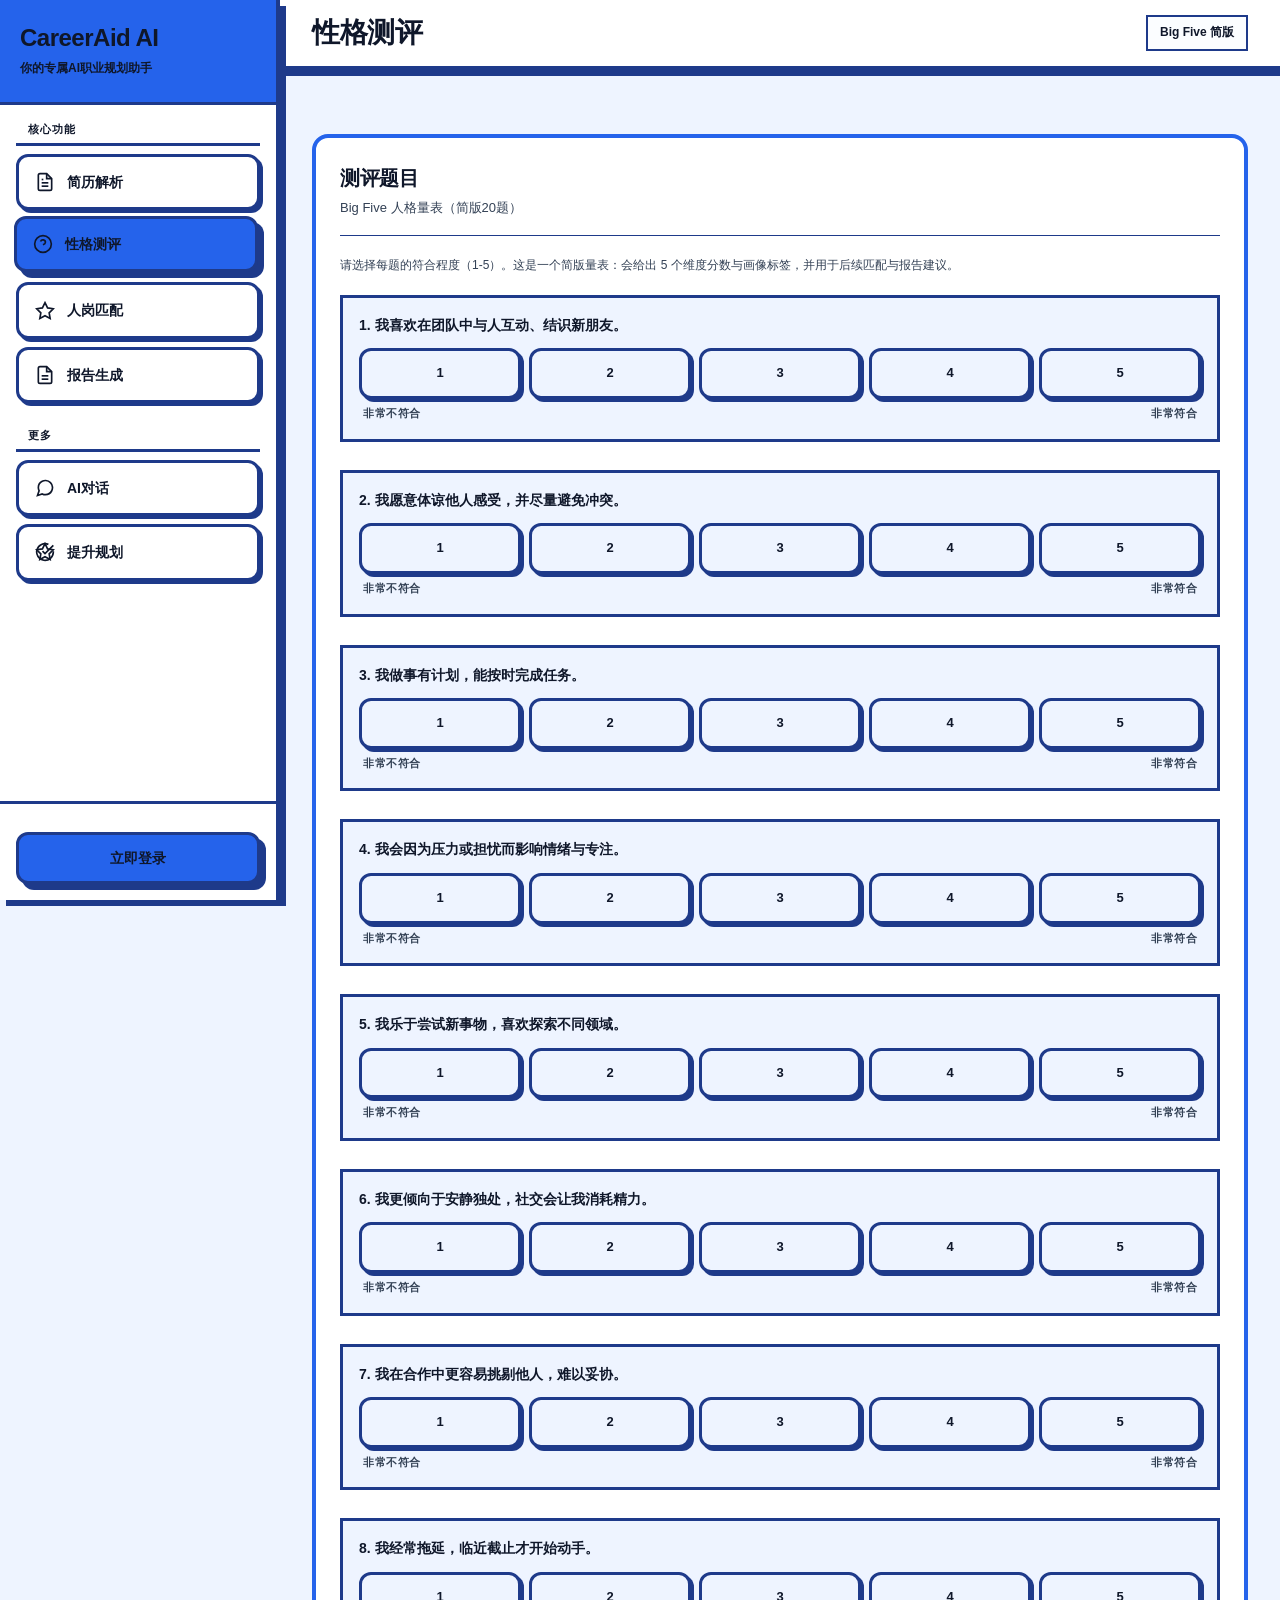
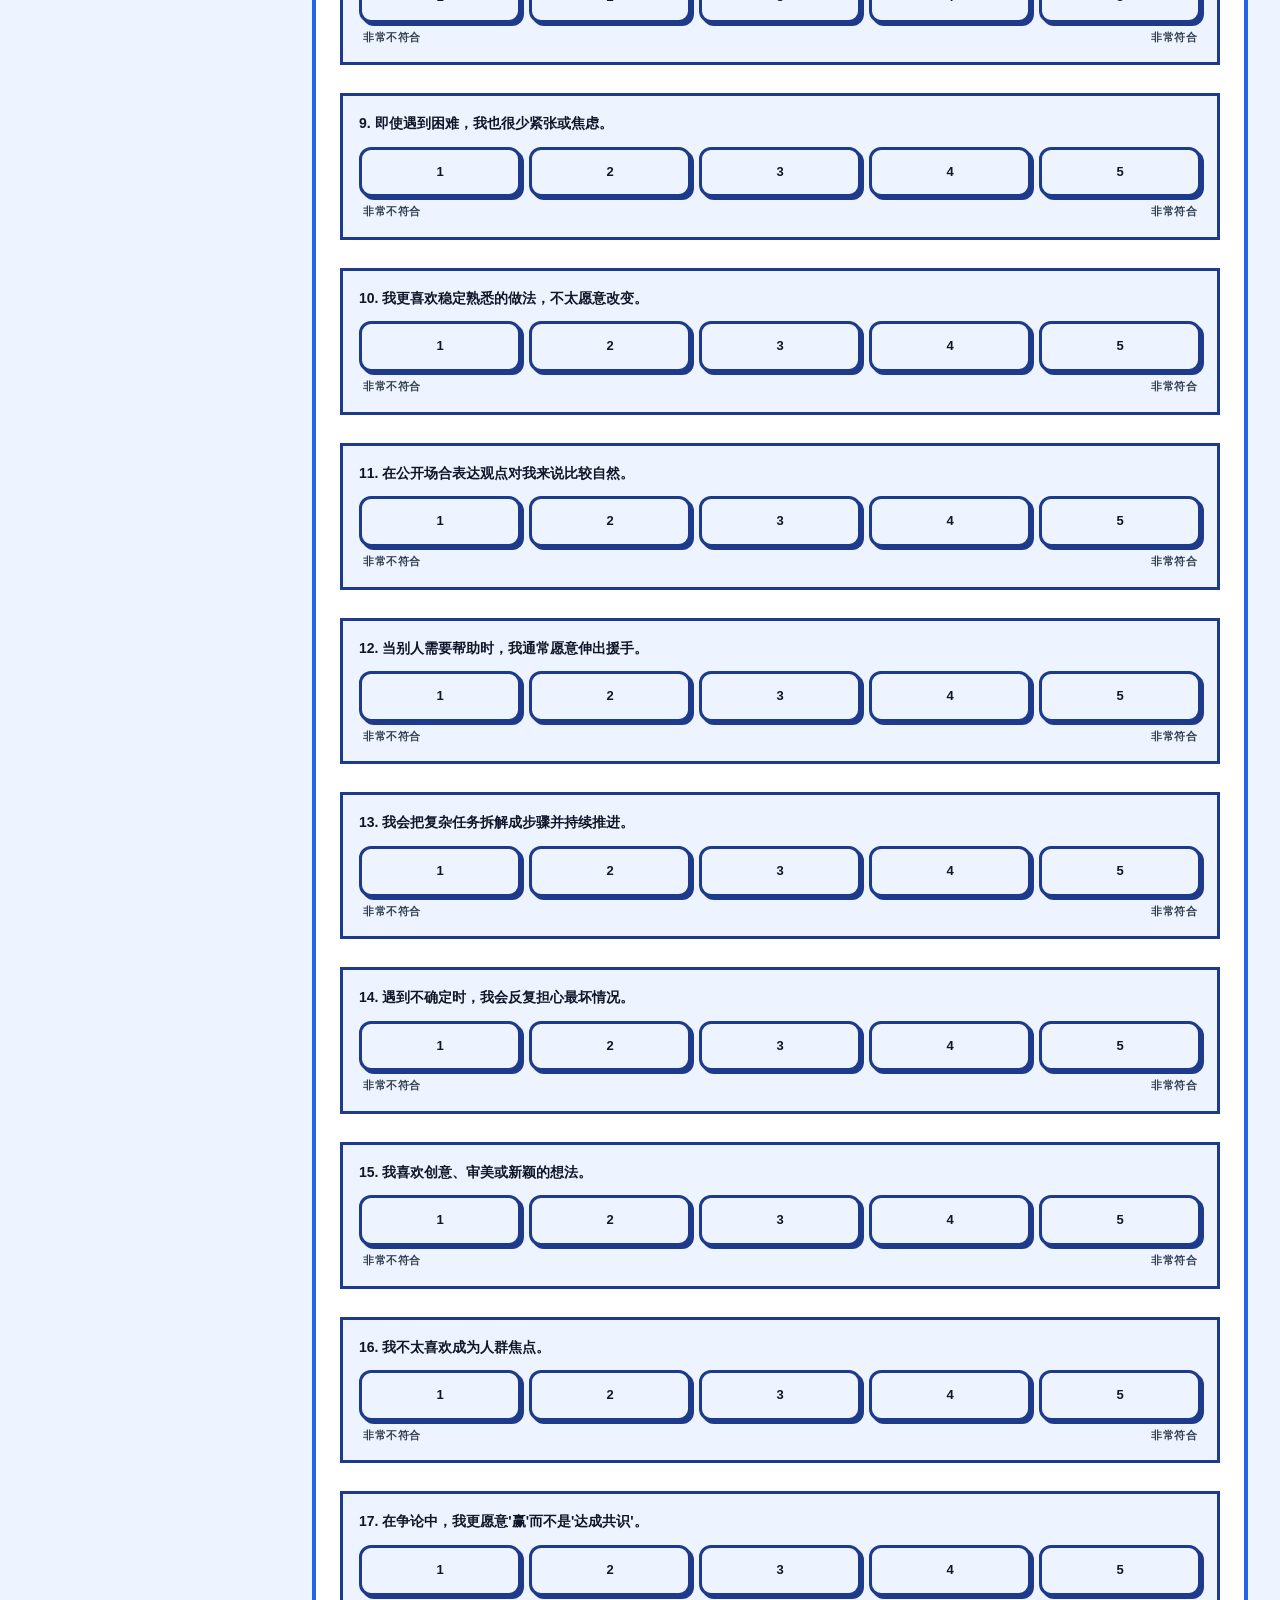
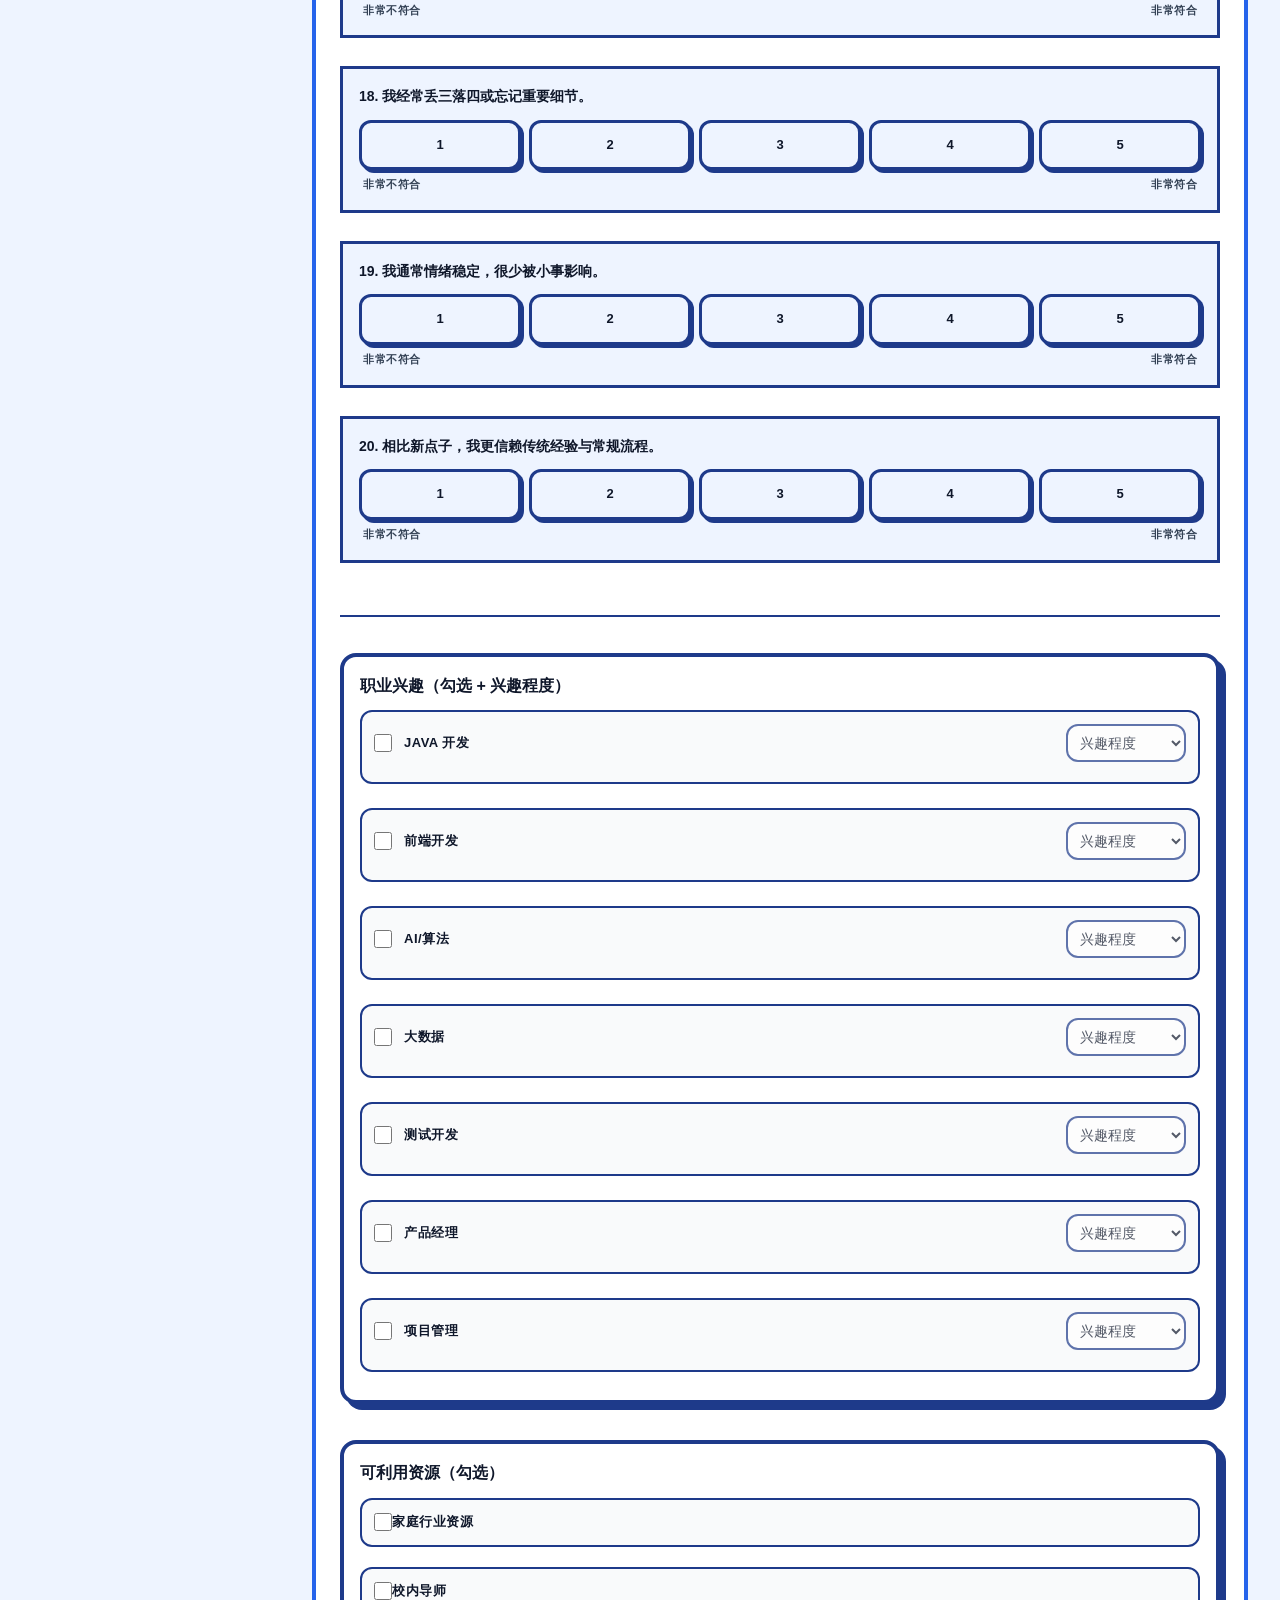
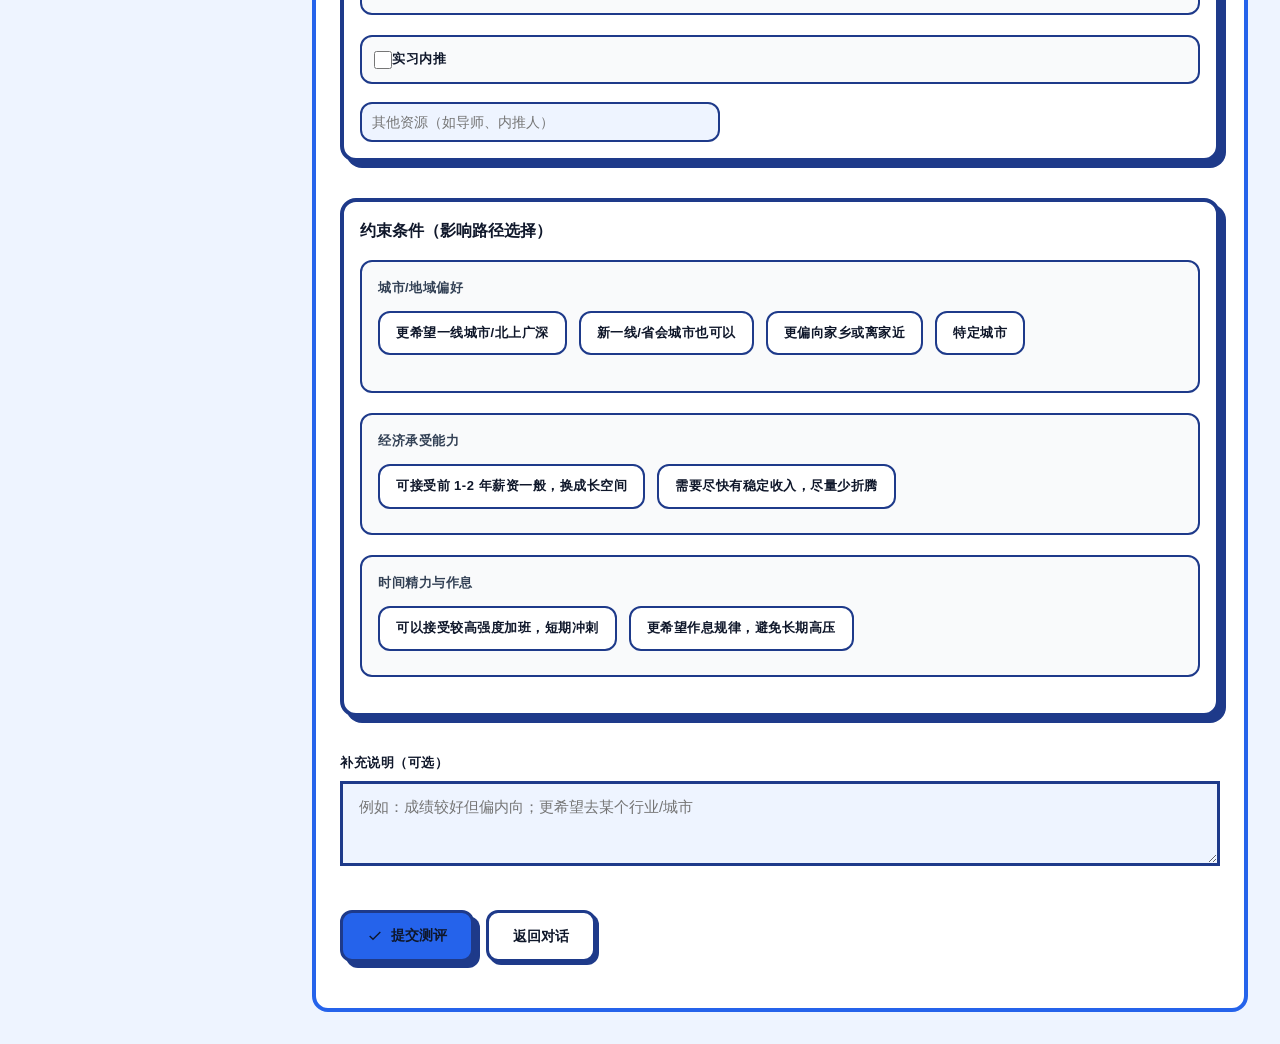
<file: test.html>
<!doctype html>
<html lang="zh-CN">
  <head>
    <meta charset="utf-8" />
    <meta name="viewport" content="width=device-width, initial-scale=1" />
    <link rel="icon" type="image/svg+xml" href="static/favicon.svg" />
    <title>性格测评 - CareerAid AI</title>
    <link rel="stylesheet" href="static/style.css" />
  </head>
  <body>
    <div class="app-layout">
      <!-- 侧边栏 -->
      <aside class="sidebar">
        <div class="sidebar-brand">
          <div class="logo">CareerAid AI</div>
          <div class="tagline">你的专属AI职业规划助手</div>
        </div>
        
        <nav class="sidebar-nav">
          <div class="nav-section">
            <div class="nav-section-title">核心功能</div>
            <a class="nav-item" href="upload.html">
              <svg class="nav-icon" viewBox="0 0 24 24"><path d="M14 2H6a2 2 0 0 0-2 2v16a2 2 0 0 0 2 2h12a2 2 0 0 0 2-2V8z"/><polyline points="14 2 14 8 20 8"/><line x1="16" y1="13" x2="8" y2="13"/><line x1="16" y1="17" x2="8" y2="17"/><polyline points="10 9 9 9 8 9"/></svg>
              简历解析
            </a>
            <a class="nav-item active" href="test.html">
              <svg class="nav-icon" viewBox="0 0 24 24"><circle cx="12" cy="12" r="10"/><path d="M9.09 9a3 3 0 0 1 5.83 1c0 2-3 3-3 3"/><line x1="12" y1="17" x2="12.01" y2="17"/></svg>
              性格测评
            </a>
            <a class="nav-item" href="match.html">
              <svg class="nav-icon" viewBox="0 0 24 24"><path d="M12 2l3.09 6.26L22 9.27l-5 4.87 1.18 6.88L12 17.77l-6.18 3.25L7 14.14 2 9.27l6.91-1.01L12 2z"/></svg>
              人岗匹配
            </a>
            <a class="nav-item" href="report.html">
              <svg class="nav-icon" viewBox="0 0 24 24"><path d="M14 2H6a2 2 0 0 0-2 2v16a2 2 0 0 0 2 2h12a2 2 0 0 0 2-2V8z"/><polyline points="14 2 14 8 20 8"/><line x1="16" y1="13" x2="8" y2="13"/><line x1="16" y1="17" x2="8" y2="17"/></svg>
              报告生成
            </a>
          </div>
          
          <div class="nav-section">
            <div class="nav-section-title">更多</div>
            <a class="nav-item" href="chat.html">
              <svg class="nav-icon" viewBox="0 0 24 24"><path d="M21 11.5a8.38 8.38 0 0 1-.9 3.8 8.5 8.5 0 0 1-7.6 4.7 8.38 8.38 0 0 1-3.8-.9L3 21l1.9-5.7a8.38 8.38 0 0 1-.9-3.8 8.5 8.5 0 0 1 4.7-7.6 8.38 8.38 0 0 1 3.8-.9h.5a8.48 8.48 0 0 1 8 8v.5z"/></svg>
              AI对话
            </a>
            <a class="nav-item" href="job.html">
              <svg class="nav-icon" viewBox="0 0 24 24"><path d="M12 2l3.09 6.26L22 9.27l-5 4.87 1.18 6.88L12 17.77l-6.18 3.25L7 14.14 2 9.27l6.91-1.01L12 2z"/><path d="M22 11.08V12a10 10 0 1 1-5.93-9.14"/><polyline points="22 4 12 14.01 9 11.01"/></svg>
              提升规划
            </a>
            <a class="nav-item" href="admin.html" id="adminLink" style="display: none;">
              <svg class="nav-icon" viewBox="0 0 24 24"><path d="M12 22s8-4 8-10V5l-8-3-8 3v7c0 6 8 10 8 10z"/></svg>
              管理员后台
            </a>
          </div>
        </nav>
        
        <div class="sidebar-footer">
          <div class="user-info" id="userInfo" style="display:none">
            <div class="user-avatar">U</div>
            <div class="user-meta">
              <div class="user-name" id="userName">用户</div>
              <div class="user-role">学生</div>
            </div>
          </div>
          <a href="login.html" class="btn btn-primary" style="width:100%;margin-top:12px" id="loginBtn">立即登录</a>
          <button class="btn btn-danger" style="width:100%;margin-top:12px;display:none" id="logoutBtn">退出登录</button>
        </div>
      </aside>

      <!-- 主内容区 -->
      <main class="main-content">
        <header class="topbar">
          <button class="menu-toggle" id="menuToggle">
            <svg width="20" height="20" viewBox="0 0 24 24" fill="none" stroke="currentColor" stroke-width="2"><line x1="3" y1="12" x2="21" y2="12"/><line x1="3" y1="6" x2="21" y2="6"/><line x1="3" y1="18" x2="21" y2="18"/></svg>
          </button>
          <h1 class="topbar-title">性格测评</h1>
          <div class="topbar-actions">
            <span class="badge badge-secondary">Big Five 简版</span>
          </div>
        </header>

        <div class="page-content">
          <!-- 上下布局 -->
          <div class="vertical-layout">
            <!-- 上方：测评结果 -->
            <div class="card" id="resultsCard" style="display:none">
              <div class="card-header">
                <div>
                  <h2 class="card-title">测评结果</h2>
                  <p class="card-subtitle">五维人格画像</p>
                </div>
                <!-- 独特插画 - 五维人格雷达 -->
                <svg width="80" height="80" viewBox="0 0 80 80" class="illustration" style="opacity: 0.9;">
                  <!-- 五边形雷达图轮廓 -->
                  <polygon points="40,10 65,25 60,55 20,55 15,25" stroke="var(--primary)" stroke-width="2" fill="var(--primary-light)"/>
                  <polygon points="40,20 55,30 50,45 30,45 25,30" stroke="#000" stroke-width="1" fill="var(--primary)" fill-opacity="0.3"/>
                  <!-- 五个维度点 -->
                  <circle cx="40" cy="10" r="3" fill="var(--primary)" stroke="#000" stroke-width="1"/>
                  <circle cx="65" cy="25" r="3" fill="var(--primary)" stroke="#000" stroke-width="1"/>
                  <circle cx="60" cy="55" r="3" fill="var(--primary)" stroke="#000" stroke-width="1"/>
                  <circle cx="20" cy="55" r="3" fill="var(--primary)" stroke="#000" stroke-width="1"/>
                  <circle cx="15" cy="25" r="3" fill="var(--primary)" stroke="#000" stroke-width="1"/>
                  <!-- 中心点 -->
                  <circle cx="40" cy="38" r="4" fill="#000"/>
                </svg>
              </div>
              
              <div class="form-hint">提交后会保存到 <code>students.personality_test_json</code></div>
              <div class="hr"></div>
              
              <!-- 空状态 - 独特插画 -->
              <div id="emptyState" style="text-align:center;padding:40px 20px">
                <svg width="140" height="120" viewBox="0 0 140 120" class="illustration" style="margin-bottom:16px;opacity: 0.9;">
                  <!-- 大脑轮廓 -->
                  <ellipse cx="70" cy="50" rx="45" ry="35" stroke="var(--primary)" stroke-width="3" fill="var(--primary-light)"/>
                  <!-- 大脑褶皱 -->
                  <path d="M35,40 Q50,30 65,40" stroke="#000" stroke-width="2" fill="none"/>
                  <path d="M40,55 Q55,45 70,55" stroke="#000" stroke-width="2" fill="none"/>
                  <path d="M50,70 Q65,60 80,70" stroke="#000" stroke-width="2" fill="none"/>
                  <path d="M75,35 Q90,25 100,35" stroke="#000" stroke-width="2" fill="none"/>
                  <path d="M85,50 Q100,40 110,50" stroke="#000" stroke-width="2" fill="none"/>
                  <!-- 五维指示器 -->
                  <circle cx="30" cy="30" r="6" fill="var(--primary)" stroke="#000" stroke-width="2"/>
                  <circle cx="110" cy="30" r="6" fill="var(--primary)" stroke="#000" stroke-width="2"/>
                  <circle cx="115" cy="65" r="6" fill="var(--primary)" stroke="#000" stroke-width="2"/>
                  <circle cx="70" cy="95" r="6" fill="var(--primary)" stroke="#000" stroke-width="2"/>
                  <circle cx="25" cy="65" r="6" fill="var(--primary)" stroke="#000" stroke-width="2"/>
                  <!-- 问号 -->
                  <text x="65" y="58" font-family="sans-serif" font-size="24" font-weight="bold" fill="#000">?</text>
                </svg>
                <div style="color:var(--text);font-size:14px;font-weight:700">完成测评后将在此显示结果</div>
                <div style="color:var(--text-muted);font-size:12px;margin-top:8px">五维人格画像 · 职业建议</div>
              </div>
              
              <!-- 雷达图容器 -->
              <div id="radarChart" style="display:none;margin-bottom:20px;text-align:center"></div>
              
              <pre class="mono" id="out" style="white-space:pre-wrap;word-break:break-word;margin:0;display:none"></pre>
            </div>

            <!-- 下方：测评题目 -->
            <div class="card card-featured" style="margin-top:32px">
              <div class="card-header">
                <div>
                  <h2 class="card-title">测评题目</h2>
                  <p class="card-subtitle">Big Five 人格量表（简版20题）</p>
                </div>
              </div>
              
              <div class="form-hint" style="margin-bottom:20px">
                请选择每题的符合程度（1-5）。这是一个简版量表：会给出 5 个维度分数与画像标签，并用于后续匹配与报告建议。
              </div>
              
              <form class="form" id="form">
                <div id="questions" class="list"></div>
                
                <div class="hr"></div>
                


                <div class="card" style="margin-bottom:20px;padding:16px">
                  <div style="font-weight:700;margin-bottom:12px">职业兴趣（勾选 + 兴趣程度）</div>
                  <div id="careerInterest" class="list"></div>
                </div>

                <div class="card" style="margin-bottom:20px;padding:16px">
                  <div style="font-weight:700;margin-bottom:12px">可利用资源（勾选）</div>
                  <div id="resources" class="list"></div>
                  <div style="margin-top:10px">
                    <input type="text" id="resourceOther" placeholder="其他资源（如导师、内推人）" style="width:100%;max-width:360px;padding:10px;border:2px solid var(--border);border-radius:var(--radius-md);font-size:14px" />
                  </div>
                </div>

                <div class="card" style="margin-bottom:20px;padding:16px">
                  <div style="font-weight:700;margin-bottom:16px">约束条件（影响路径选择）</div>
                  
                  <div class="form-group" style="margin-bottom:20px;padding:16px;border:2px solid var(--border);border-radius:var(--radius-md);background:#f9fafb">
                    <label style="font-size:13px;color:var(--text-muted);font-weight:600;margin-bottom:12px;display:block">城市/地域偏好</label>
                    <div style="display:flex;flex-wrap:wrap;gap:12px">
                      <label class="radio-button" style="padding:10px 16px;border:2px solid var(--border);border-radius:var(--radius-md);background:white;cursor:pointer;transition:all 0.2s ease;">
                        <input type="radio" name="cityPref" value="first_tier" style="display:none" /> 
                        <span>更希望一线城市/北上广深</span>
                      </label>
                      <label class="radio-button" style="padding:10px 16px;border:2px solid var(--border);border-radius:var(--radius-md);background:white;cursor:pointer;transition:all 0.2s ease;">
                        <input type="radio" name="cityPref" value="new_first" style="display:none" /> 
                        <span>新一线/省会城市也可以</span>
                      </label>
                      <label class="radio-button" style="padding:10px 16px;border:2px solid var(--border);border-radius:var(--radius-md);background:white;cursor:pointer;transition:all 0.2s ease;">
                        <input type="radio" name="cityPref" value="hometown" style="display:none" /> 
                        <span>更偏向家乡或离家近</span>
                      </label>
                      <label class="radio-button" style="padding:10px 16px;border:2px solid var(--border);border-radius:var(--radius-md);background:white;cursor:pointer;transition:all 0.2s ease;">
                        <input type="radio" name="cityPref" value="specific" style="display:none" /> 
                        <span>特定城市</span>
                      </label>
                    </div>
                    <div style="margin-top:12px">
                      <input type="text" id="specificCity" placeholder="请输入向往的城市地区（例如：杭州、成都等）" style="width:100%;padding:10px;border:2px solid var(--border);border-radius:var(--radius-md);font-size:14px;display:none" />
                    </div>
                  </div>
                  
                  <div class="form-group" style="margin-bottom:20px;padding:16px;border:2px solid var(--border);border-radius:var(--radius-md);background:#f9fafb">
                    <label style="font-size:13px;color:var(--text-muted);font-weight:600;margin-bottom:12px;display:block">经济承受能力</label>
                    <div style="display:flex;flex-wrap:wrap;gap:12px">
                      <label class="radio-button" style="padding:10px 16px;border:2px solid var(--border);border-radius:var(--radius-md);background:white;cursor:pointer;transition:all 0.2s ease;">
                        <input type="radio" name="econRisk" value="can_low_salary" style="display:none" /> 
                        <span>可接受前 1-2 年薪资一般，换成长空间</span>
                      </label>
                      <label class="radio-button" style="padding:10px 16px;border:2px solid var(--border);border-radius:var(--radius-md);background:white;cursor:pointer;transition:all 0.2s ease;">
                        <input type="radio" name="econRisk" value="need_stable" style="display:none" /> 
                        <span>需要尽快有稳定收入，尽量少折腾</span>
                      </label>
                    </div>
                  </div>
                  
                  <div class="form-group" style="padding:16px;border:2px solid var(--border);border-radius:var(--radius-md);background:#f9fafb">
                    <label style="font-size:13px;color:var(--text-muted);font-weight:600;margin-bottom:12px;display:block">时间精力与作息</label>
                    <div style="display:flex;flex-wrap:wrap;gap:12px">
                      <label class="radio-button" style="padding:10px 16px;border:2px solid var(--border);border-radius:var(--radius-md);background:white;cursor:pointer;transition:all 0.2s ease;">
                        <input type="radio" name="workStyle" value="can_overtime" style="display:none" /> 
                        <span>可以接受较高强度加班，短期冲刺</span>
                      </label>
                      <label class="radio-button" style="padding:10px 16px;border:2px solid var(--border);border-radius:var(--radius-md);background:white;cursor:pointer;transition:all 0.2s ease;">
                        <input type="radio" name="workStyle" value="need_regular" style="display:none" /> 
                        <span>更希望作息规律，避免长期高压</span>
                      </label>
                    </div>
                  </div>
                </div>

                <div class="form-group">
                  <label>补充说明（可选）</label>
                  <textarea id="note" placeholder="例如：成绩较好但偏内向；更希望去某个行业/城市" rows="3"></textarea>
                </div>

                <div style="display:flex;gap:12px;flex-wrap:wrap">
                  <button class="btn btn-primary" type="submit">
                    <svg width="16" height="16" viewBox="0 0 24 24" fill="none" stroke="currentColor" stroke-width="2"><polyline points="20 6 9 17 4 12"/></svg>
                    提交测评
                  </button>
                  <a class="btn" href="chat.html">返回对话</a>
                </div>
                <div class="form-hint" id="msg"></div>
              </form>
            </div>
          </div>
        </div>
      </main>
    </div>

    <script src="static/app.js"></script>
    <script>
      // 检查登录状态
      const token = CareerAid.getToken();
      const userInfo = document.getElementById('userInfo');
      const loginBtn = document.getElementById('loginBtn');
      const logoutBtn = document.getElementById('logoutBtn');
      
      if (token) {
        userInfo.style.display = 'flex';
        loginBtn.style.display = 'none';
        logoutBtn.style.display = 'block';
        // 加载用户信息
      CareerAid.apiFetch('/me').then(data => {
        const s = data.student || {};
        document.getElementById('userName').textContent = s.username || '用户';
        document.querySelector('.user-avatar').textContent = (s.username || 'U')[0].toUpperCase();
        
        // 显示管理员后台链接
        if (s.username === 'admin') {
          document.getElementById('adminLink').style.display = 'block';
        }
      }).catch(() => {});
      }
      
      // 退出登录
      document.getElementById('logoutBtn').addEventListener('click', () => {
        CareerAid.logout();
      });
      
      // 移动端菜单
      document.getElementById('menuToggle').addEventListener('click', () => {
        document.querySelector('.sidebar').classList.toggle('open');
      });

      const msg = document.getElementById('msg');
      const out = document.getElementById('out');
      const questionsEl = document.getElementById('questions');
      const emptyState = document.getElementById('emptyState');

      const CAREER_OPTIONS = [
        { id: "java", name: "Java 开发" },
        { id: "frontend", name: "前端开发" },
        { id: "ai", name: "AI/算法" },
        { id: "data", name: "大数据" },
        { id: "test", name: "测试开发" },
        { id: "product", name: "产品经理" },
        { id: "pm", name: "项目管理" },
      ];
      const RESOURCE_OPTIONS = [
        { id: "family", name: "家庭行业资源" },
        { id: "mentor", name: "校内导师" },
        { id: "referral", name: "实习内推" },
      ];

      const SCALE = [
        { v: 1, t: "1" },
        { v: 2, t: "2" },
        { v: 3, t: "3" },
        { v: 4, t: "4" },
        { v: 5, t: "5" },
      ];

      // Big Five（简版 20 题）：每个维度 4 题，含反向题
      const QUESTIONS = [
        { id: "q01", dim: "E", rev: false, text: "我喜欢在团队中与人互动、结识新朋友。" },
        { id: "q02", dim: "A", rev: false, text: "我愿意体谅他人感受，并尽量避免冲突。" },
        { id: "q03", dim: "C", rev: false, text: "我做事有计划，能按时完成任务。" },
        { id: "q04", dim: "N", rev: false, text: "我会因为压力或担忧而影响情绪与专注。" },
        { id: "q05", dim: "O", rev: false, text: "我乐于尝试新事物，喜欢探索不同领域。" },

        { id: "q06", dim: "E", rev: true, text: "我更倾向于安静独处，社交会让我消耗精力。" },
        { id: "q07", dim: "A", rev: true, text: "我在合作中更容易挑剔他人，难以妥协。" },
        { id: "q08", dim: "C", rev: true, text: "我经常拖延，临近截止才开始动手。" },
        { id: "q09", dim: "N", rev: true, text: "即使遇到困难，我也很少紧张或焦虑。" },
        { id: "q10", dim: "O", rev: true, text: "我更喜欢稳定熟悉的做法，不太愿意改变。" },

        { id: "q11", dim: "E", rev: false, text: "在公开场合表达观点对我来说比较自然。" },
        { id: "q12", dim: "A", rev: false, text: "当别人需要帮助时，我通常愿意伸出援手。" },
        { id: "q13", dim: "C", rev: false, text: "我会把复杂任务拆解成步骤并持续推进。" },
        { id: "q14", dim: "N", rev: false, text: "遇到不确定时，我会反复担心最坏情况。" },
        { id: "q15", dim: "O", rev: false, text: "我喜欢创意、审美或新颖的想法。" },

        { id: "q16", dim: "E", rev: true, text: "我不太喜欢成为人群焦点。" },
        { id: "q17", dim: "A", rev: true, text: "在争论中，我更愿意'赢'而不是'达成共识'。" },
        { id: "q18", dim: "C", rev: true, text: "我经常丢三落四或忘记重要细节。" },
        { id: "q19", dim: "N", rev: true, text: "我通常情绪稳定，很少被小事影响。" },
        { id: "q20", dim: "O", rev: true, text: "相比新点子，我更信赖传统经验与常规流程。" },
      ];

      const DIM_NAME = {
        O: "开放性（Open）",
        C: "尽责性（Conscientious）",
        E: "外向性（Extraversion）",
        A: "宜人性（Agreeableness）",
        N: "神经质（Neuroticism）",
      };

      const answers = {};

      function clamp(n, a, b) {
        return Math.max(a, Math.min(b, n));
      }

      function scoreAnswers() {
        const dims = { O: [], C: [], E: [], A: [], N: [] };
        for (const q of QUESTIONS) {
          const raw = Number(answers[q.id] || 0);
          if (!raw) continue;
          const v = clamp(raw, 1, 5);
          const s = q.rev ? (6 - v) : v;
          dims[q.dim].push(s);
        }

        const scores = {};
        for (const k of Object.keys(dims)) {
          const arr = dims[k];
          if (!arr.length) {
            scores[k] = null;
            continue;
          }
          const avg = arr.reduce((a, b) => a + b, 0) / arr.length;
          scores[k] = Math.round(((avg - 1) / 4) * 100);
        }
        return scores;
      }

      function band(score) {
        if (score == null) return "未完成";
        if (score >= 67) return "高";
        if (score >= 34) return "中";
        return "低";
      }

      function summarize(scores) {
        const tags = [];
        if (scores.C != null && scores.C >= 67) tags.push("自律执行力强");
        if (scores.O != null && scores.O >= 67) tags.push("探索与学习驱动");
        if (scores.E != null && scores.E >= 67) tags.push("外向表达强");
        if (scores.A != null && scores.A >= 67) tags.push("合作友好");
        if (scores.N != null && scores.N >= 67) tags.push("压力敏感（需情绪管理）");
        if (scores.N != null && scores.N <= 33) tags.push("情绪稳定");
        if (!tags.length) tags.push("画像偏均衡");

        const env = [];
        if (scores.E != null && scores.E >= 67) env.push("更适合高沟通/对外场景");
        if (scores.E != null && scores.E <= 33) env.push("更适合深度专注/独立交付");
        if (scores.C != null && scores.C >= 67) env.push("适合目标清晰、节奏快的岗位");
        if (scores.O != null && scores.O >= 67) env.push("适合创新/探索型方向");
        if (scores.N != null && scores.N >= 67) env.push("建议选择支持体系更强的团队");

        return { tags, env };
      }

      function formatResult(scores, summary) {
        const lines = [];
        lines.push("五维结果（0-100）：");
        for (const k of ["O", "C", "E", "A", "N"]) {
          const v = scores[k];
          lines.push(`- ${DIM_NAME[k]}：${v == null ? "—" : v}（${band(v)}）`);
        }
        lines.push("");
        lines.push("画像标签：");
        for (const t of summary.tags) lines.push(`- ${t}`);
        if (summary.env.length) {
          lines.push("");
          lines.push("职业环境建议：");
          for (const t of summary.env) lines.push(`- ${t}`);
        }
        
        // 添加职业兴趣
        const careerInterests = collectCareerInterest();
        if (Object.keys(careerInterests).length > 0) {
          lines.push("");
          lines.push("职业兴趣：");
          for (const [interest, level] of Object.entries(careerInterests)) {
            const levelText = {
              'very': '非常',
              'fairly': '比较',
              'somewhat': '一般'
            }[level] || level;
            lines.push(`- ${interest}（${levelText}）`);
          }
        }
        
        // 添加可利用资源
        const resources = collectResources();
        if (resources.length > 0) {
          lines.push("");
          lines.push("可利用资源：");
          for (const resource of resources) {
            lines.push(`- ${resource}`);
          }
        }
        
        // 添加约束条件
        const constraints = collectConstraints();
        const constraintLines = [];
        
        if (constraints.city_preference) {
          const cityText = {
            'first_tier': '一线城市/北上广深',
            'new_first': '新一线/省会城市',
            'hometown': '家乡或离家近',
            'specific': '特定城市'
          }[constraints.city_preference] || constraints.city_preference;
          constraintLines.push(`城市偏好：${cityText}`);
          if (constraints.city_preference === 'specific' && constraints.specific_city) {
            constraintLines.push(`特定城市：${constraints.specific_city}`);
          }
        }
        
        if (constraints.econ_risk) {
          const econText = {
            'can_low_salary': '可接受前1-2年薪资一般',
            'need_stable': '需要尽快有稳定收入'
          }[constraints.econ_risk] || constraints.econ_risk;
          constraintLines.push(`经济承受：${econText}`);
        }
        
        if (constraints.work_style) {
          const workText = {
            'can_overtime': '可以接受较高强度加班',
            'need_regular': '更希望作息规律'
          }[constraints.work_style] || constraints.work_style;
          constraintLines.push(`工作风格：${workText}`);
        }
        
        if (constraintLines.length > 0) {
          lines.push("");
          lines.push("约束条件：");
          for (const line of constraintLines) {
            lines.push(`- ${line}`);
          }
        }
        
        return lines.join("\n");
      }

      function escapeHtml(s) {
        return String(s)
          .replaceAll("&", "&amp;")
          .replaceAll("<", "&lt;")
          .replaceAll(">", "&gt;")
          .replaceAll('"', "&quot;")
          .replaceAll("'", "&#039;");
      }

      function updateProgress() {
        // 移除实时结果更新功能
      }

      function renderQuestions() {
        questionsEl.innerHTML = "";
        QUESTIONS.forEach((q, idx) => {
          const wrap = document.createElement("div");
          wrap.className = "list-item";
          wrap.style.marginBottom = "16px";
          wrap.innerHTML =
            `<div class="list-item-title" style="margin-bottom:12px;font-size:14px">${idx + 1}. ${escapeHtml(q.text)}</div>` +
            `<div class="scale-options" id="scale-${q.id}"></div>` +
            `<div class="scale-labels"><span>非常不符合</span><span>非常符合</span></div>`;
          
          const scaleContainer = wrap.querySelector(`#scale-${q.id}`);
          SCALE.forEach(opt => {
            const btn = document.createElement("div");
            btn.className = "scale-option";
            btn.textContent = opt.t;
            btn.dataset.value = opt.v;
            btn.addEventListener("click", () => {
              scaleContainer.querySelectorAll(".scale-option").forEach(b => b.classList.remove("selected"));
              btn.classList.add("selected");
              answers[q.id] = opt.v;
            });
            scaleContainer.appendChild(btn);
          });
          
          questionsEl.appendChild(wrap);
        });
      }

      const careerInterest = {};
      const resourcesChecked = {};

      function renderCareerInterest() {
        const el = document.getElementById("careerInterest");
        el.innerHTML = "";
        CAREER_OPTIONS.forEach(opt => {
          const wrap = document.createElement("div");
          wrap.className = "list-item";
          wrap.style.marginBottom = "12px";
          wrap.style.padding = "12px";
          wrap.style.border = "2px solid var(--border)";
          wrap.style.borderRadius = "var(--radius-md)";
          wrap.style.background = "#f9fafb";
          wrap.innerHTML =
            `<label style="display:flex;align-items:center;gap:12px;flex-wrap:wrap;cursor:pointer">` +
            `<input type="checkbox" id="ci-${opt.id}" style="width:18px;height:18px;cursor:pointer" /> ` +
            `<span style="font-weight:600;flex:1">${escapeHtml(opt.name)}</span>` +
            `<select id="ci-lvl-${opt.id}" style="width:120px;padding:8px;border:2px solid var(--border);border-radius:var(--radius-md);background:white;font-size:14px;cursor:pointer" disabled><option value="">兴趣程度</option><option value="very">非常</option><option value="fairly">比较</option><option value="somewhat">一般</option></select>` +
            `</label>`;
          wrap.querySelector(`#ci-${opt.id}`).addEventListener("change", (e) => {
            wrap.querySelector(`#ci-lvl-${opt.id}`).disabled = !e.target.checked;
            if (e.target.checked) {
              wrap.style.borderColor = "var(--primary)";
              wrap.style.background = "var(--primary-light)";
            } else {
              wrap.style.borderColor = "var(--border)";
              wrap.style.background = "#f9fafb";
            }
          });
          el.appendChild(wrap);
        });
      }

      function renderResources() {
        const el = document.getElementById("resources");
        el.innerHTML = "";
        RESOURCE_OPTIONS.forEach(opt => {
          const wrap = document.createElement("label");
          wrap.className = "list-item";
          wrap.style.display = "flex";
          wrap.style.alignItems = "center";
          wrap.style.padding = "12px";
          wrap.style.border = "2px solid var(--border)";
          wrap.style.borderRadius = "var(--radius-md)";
          wrap.style.background = "#f9fafb";
          wrap.style.cursor = "pointer";
          wrap.style.marginBottom = "8px";
          wrap.innerHTML = `<input type="checkbox" id="res-${opt.id}" style="width:18px;height:18px;cursor:pointer" /> <span style="font-weight:600">${escapeHtml(opt.name)}</span>`;
          wrap.querySelector(`input`).addEventListener("change", (e) => {
            if (e.target.checked) {
              wrap.style.borderColor = "var(--primary)";
              wrap.style.background = "var(--primary-light)";
            } else {
              wrap.style.borderColor = "var(--border)";
              wrap.style.background = "#f9fafb";
            }
          });
          el.appendChild(wrap);
        });
      }

      function collectCareerInterest() {
        const out = {};
        CAREER_OPTIONS.forEach(opt => {
          const cb = document.getElementById(`ci-${opt.id}`);
          const sel = document.getElementById(`ci-lvl-${opt.id}`);
          if (cb && cb.checked && sel) out[opt.name] = sel.value || "一般";
        });
        return out;
      }

      function collectResources() {
        const out = [];
        RESOURCE_OPTIONS.forEach(opt => {
          const cb = document.getElementById(`res-${opt.id}`);
          if (cb && cb.checked) out.push(opt.name);
        });
        const other = (document.getElementById("resourceOther") || {}).value || "";
        if (other.trim()) out.push("其他：" + other.trim());
        return out;
      }

      function collectConstraints() {
        const cityPref = (document.querySelector("input[name='cityPref']:checked") || {}).value || "";
        const econRisk = (document.querySelector("input[name='econRisk']:checked") || {}).value || "";
        const workStyle = (document.querySelector("input[name='workStyle']:checked") || {}).value || "";
        const specificCity = document.getElementById("specificCity").value.trim();
        return { 
          city_preference: cityPref, 
          specific_city: specificCity, 
          econ_risk: econRisk, 
          work_style: workStyle 
        };
      }

      renderCareerInterest();
      renderResources();
      renderQuestions();
      
      // 处理自定义单选按钮
      document.querySelectorAll('.radio-button').forEach(button => {
        button.addEventListener('click', function() {
          const radio = this.querySelector('input[type="radio"]');
          const name = radio.name;
          
          // 清除同组其他按钮的选中状态
          document.querySelectorAll(`input[name="${name}"]`).forEach(input => {
            const parent = input.closest('.radio-button');
            if (parent) {
              parent.style.borderColor = 'var(--border)';
              parent.style.background = 'white';
              parent.style.transform = 'none';
            }
          });
          
          // 设置当前按钮为选中状态
          radio.checked = true;
          this.style.borderColor = 'var(--primary)';
          this.style.background = 'var(--primary-light)';
          this.style.transform = 'translateY(-2px)';
          
          // 处理特定城市输入框的显示/隐藏
          if (name === 'cityPref') {
            const specificCityInput = document.getElementById('specificCity');
            if (radio.value === 'specific') {
              specificCityInput.style.display = 'block';
            } else {
              specificCityInput.style.display = 'none';
            }
          }
        });
      });

      // 绘制雷达图函数
      function drawRadarChart(scores) {
        const container = document.getElementById('radarChart');
        container.style.display = 'block';
        
        // 自适应容器宽度，确保不影响布局比例
        const containerWidth = container.clientWidth || 300;
        const width = Math.min(containerWidth, 300);
        const height = width;
        const centerX = width / 2;
        const centerY = height / 2;
        const radius = width * 0.4;
        
        // 五维数据
        const dimensions = ["O", "C", "E", "A", "N"];
        const labels = ["开放性", "尽责性", "外向性", "宜人性", "神经质"];
        const angleStep = (2 * Math.PI) / dimensions.length;
        
        // 清空容器
        container.innerHTML = '';
        
        // 创建SVG元素
        const svg = document.createElementNS('http://www.w3.org/2000/svg', 'svg');
        svg.setAttribute('width', width);
        svg.setAttribute('height', height);
        svg.setAttribute('viewBox', `0 0 ${width} ${height}`);
        container.appendChild(svg);
        
        // 绘制网格
        for (let level = 1; level <= 5; level++) {
          const levelRadius = (radius / 5) * level;
          const points = [];
          for (let i = 0; i < dimensions.length; i++) {
            const angle = i * angleStep - Math.PI / 2;
            const x = centerX + levelRadius * Math.cos(angle);
            const y = centerY + levelRadius * Math.sin(angle);
            points.push(`${x},${y}`);
          }
          points.push(points[0]); // 闭合路径
          
          const polygon = document.createElementNS('http://www.w3.org/2000/svg', 'polygon');
          polygon.setAttribute('points', points.join(' '));
          polygon.setAttribute('fill', 'none');
          polygon.setAttribute('stroke', '#e0e0e0');
          polygon.setAttribute('stroke-width', '1');
          svg.appendChild(polygon);
        }
        
        // 绘制轴线
        for (let i = 0; i < dimensions.length; i++) {
          const angle = i * angleStep - Math.PI / 2;
          const x1 = centerX;
          const y1 = centerY;
          const x2 = centerX + radius * Math.cos(angle);
          const y2 = centerY + radius * Math.sin(angle);
          
          const line = document.createElementNS('http://www.w3.org/2000/svg', 'line');
          line.setAttribute('x1', x1);
          line.setAttribute('y1', y1);
          line.setAttribute('x2', x2);
          line.setAttribute('y2', y2);
          line.setAttribute('stroke', '#e0e0e0');
          line.setAttribute('stroke-width', '1');
          svg.appendChild(line);
        }
        
        // 绘制数据点和多边形
        const dataPoints = [];
        for (let i = 0; i < dimensions.length; i++) {
          const dim = dimensions[i];
          const score = scores[dim] || 0;
          const normalizedScore = score / 100;
          const angle = i * angleStep - Math.PI / 2;
          const pointRadius = radius * normalizedScore;
          const x = centerX + pointRadius * Math.cos(angle);
          const y = centerY + pointRadius * Math.sin(angle);
          dataPoints.push(`${x},${y}`);
          
          // 绘制数据点
          const circle = document.createElementNS('http://www.w3.org/2000/svg', 'circle');
          circle.setAttribute('cx', x);
          circle.setAttribute('cy', y);
          circle.setAttribute('r', '5');
          circle.setAttribute('fill', 'var(--primary)');
          circle.setAttribute('stroke', 'white');
          circle.setAttribute('stroke-width', '2');
          svg.appendChild(circle);
        }
        
        // 绘制数据多边形
        if (dataPoints.length > 0) {
          dataPoints.push(dataPoints[0]); // 闭合路径
          const polygon = document.createElementNS('http://www.w3.org/2000/svg', 'polygon');
          polygon.setAttribute('points', dataPoints.join(' '));
          polygon.setAttribute('fill', 'var(--primary)');
          polygon.setAttribute('fill-opacity', '0.3');
          polygon.setAttribute('stroke', 'var(--primary)');
          polygon.setAttribute('stroke-width', '2');
          svg.appendChild(polygon);
        }
        
        // 添加标签
        for (let i = 0; i < dimensions.length; i++) {
          const angle = i * angleStep - Math.PI / 2;
          const labelRadius = radius + 20;
          const x = centerX + labelRadius * Math.cos(angle);
          const y = centerY + labelRadius * Math.sin(angle);
          
          const text = document.createElementNS('http://www.w3.org/2000/svg', 'text');
          text.setAttribute('x', x);
          text.setAttribute('y', y);
          text.setAttribute('text-anchor', 'middle');
          text.setAttribute('dominant-baseline', 'central');
          text.setAttribute('font-size', '12');
          text.setAttribute('fill', 'var(--text)');
          text.textContent = labels[i];
          svg.appendChild(text);
        }
      }

      // 在左侧显示最终结果的函数
      function displayFinalResult(scores, summary) {
        // 显示结果卡片
        document.getElementById('resultsCard').style.display = 'block';
        
        emptyState.style.display = 'none';
        out.style.display = 'block';
        
        // 绘制雷达图
        drawRadarChart(scores);
        
        const lines = [];
        lines.push("五维结果（0-100）：");
        for (const k of ["O", "C", "E", "A", "N"]) {
          const v = scores[k];
          lines.push(`- ${DIM_NAME[k]}：${v == null ? "—" : v}（${band(v)}）`);
        }
        lines.push("");
        lines.push("画像标签：");
        for (const t of summary.tags) lines.push(`- ${t}`);
        if (summary.env.length) {
          lines.push("");
          lines.push("职业环境建议：");
          for (const t of summary.env) lines.push(`- ${t}`);
        }
        
        // 添加职业兴趣
        const careerInterests = collectCareerInterest();
        if (Object.keys(careerInterests).length > 0) {
          lines.push("");
          lines.push("职业兴趣：");
          for (const [interest, level] of Object.entries(careerInterests)) {
            const levelText = {
              'very': '非常',
              'fairly': '比较',
              'somewhat': '一般'
            }[level] || level;
            lines.push(`- ${interest}（${levelText}）`);
          }
        }
        
        // 添加可利用资源
        const resources = collectResources();
        if (resources.length > 0) {
          lines.push("");
          lines.push("可利用资源：");
          for (const resource of resources) {
            lines.push(`- ${resource}`);
          }
        }
        
        // 添加约束条件
        const constraints = collectConstraints();
        const constraintLines = [];
        
        if (constraints.city_preference) {
          const cityText = {
            'first_tier': '一线城市/北上广深',
            'new_first': '新一线/省会城市',
            'hometown': '家乡或离家近',
            'specific': '特定城市'
          }[constraints.city_preference] || constraints.city_preference;
          constraintLines.push(`城市偏好：${cityText}`);
          if (constraints.city_preference === 'specific' && constraints.specific_city) {
            constraintLines.push(`特定城市：${constraints.specific_city}`);
          }
        }
        
        if (constraints.econ_risk) {
          const econText = {
            'can_low_salary': '可接受前1-2年薪资一般',
            'need_stable': '需要尽快有稳定收入'
          }[constraints.econ_risk] || constraints.econ_risk;
          constraintLines.push(`经济承受：${econText}`);
        }
        
        if (constraints.work_style) {
          const workText = {
            'can_overtime': '可以接受较高强度加班',
            'need_regular': '更希望作息规律'
          }[constraints.work_style] || constraints.work_style;
          constraintLines.push(`工作风格：${workText}`);
        }
        
        if (constraintLines.length > 0) {
          lines.push("");
          lines.push("约束条件：");
          for (const line of constraintLines) {
            lines.push(`- ${line}`);
          }
        }
        
        out.textContent = lines.join("\n");
      }

      document.getElementById("form").addEventListener("submit", async (e) => {
        e.preventDefault();
        const scores = scoreAnswers();
        const summary = summarize(scores);
        
        msg.textContent = "提交中...";
        try {
          const data = await CareerAid.apiFetch("/submit_test", {
            method: "POST",
            headers: { "Content-Type": "application/json" },
            body: JSON.stringify({
              answers,
              scores,
              summary,
              career_interest: collectCareerInterest(),
              resources: collectResources(),
              constraints: collectConstraints(),
              note: document.getElementById("note").value.trim(),
            }),
          });
          msg.textContent = "已保存。";
          // 在左侧显示格式化结果
          displayFinalResult(scores, summary);
          
          // 滚动到顶部，让用户立即看到测评结果
          window.scrollTo({
            top: 0,
            behavior: 'smooth'
          });
        } catch (e) {
          msg.textContent = "失败：" + (e.message || String(e));
        }
      });
    </script>
  </body>
</html>
</file>
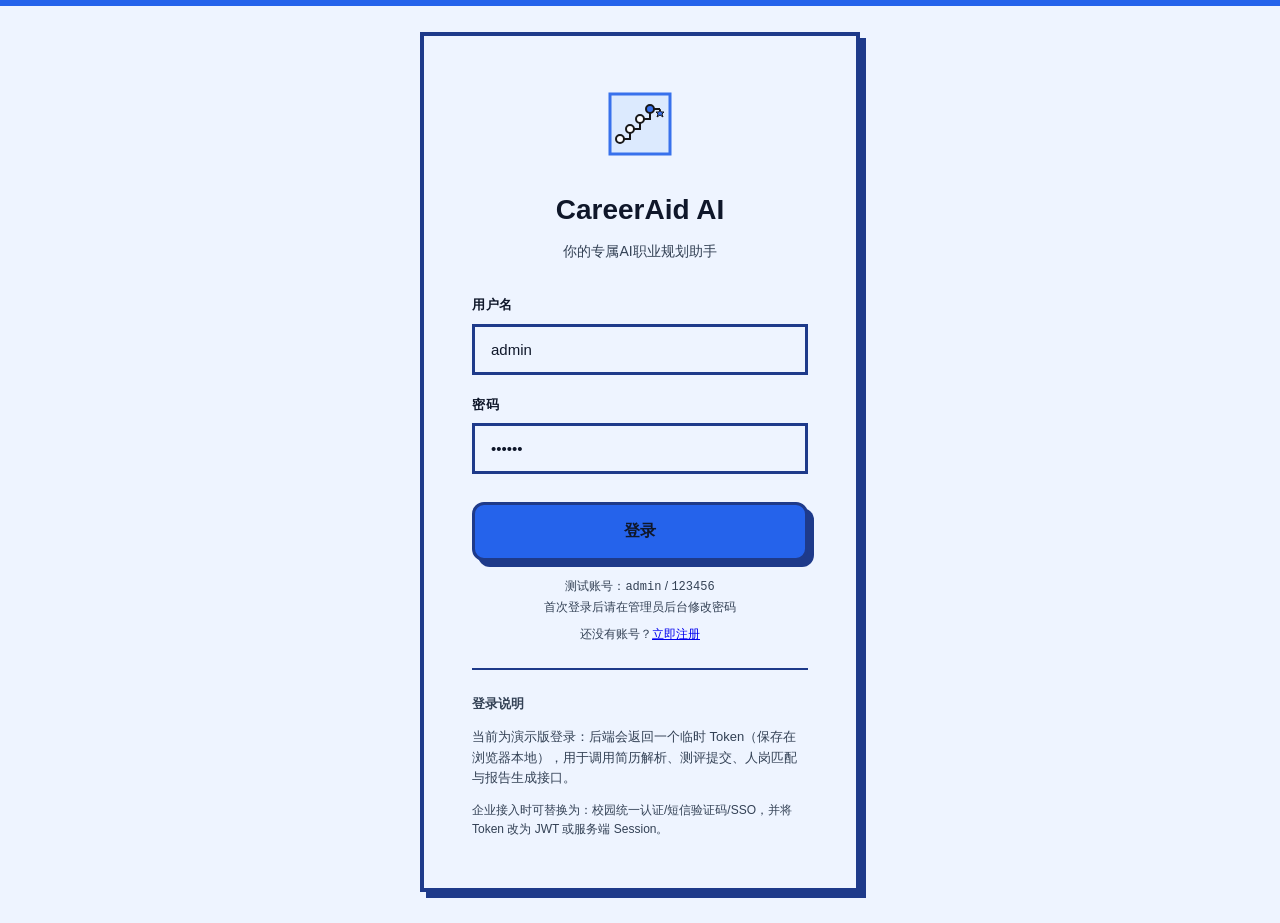
<file: upload.html>
<!doctype html>
<html lang="zh-CN">
  <head>
    <meta charset="utf-8" />
    <meta name="viewport" content="width=device-width, initial-scale=1" />
    <link rel="icon" type="image/svg+xml" href="static/favicon.svg" />
    <title>简历解析 - CareerAid AI</title>
    <link rel="stylesheet" href="static/style.css" />
  </head>
  <body>
    <div class="app-layout">
      <!-- 侧边栏 -->
      <aside class="sidebar">
        <div class="sidebar-brand">
          <div class="logo">CareerAid AI</div>
          <div class="tagline">你的专属AI职业规划助手</div>
        </div>
        
        <nav class="sidebar-nav">
          <div class="nav-section">
            <div class="nav-section-title">核心功能</div>
            <a class="nav-item active" href="upload.html">
              <svg class="nav-icon" viewBox="0 0 24 24"><path d="M14 2H6a2 2 0 0 0-2 2v16a2 2 0 0 0 2 2h12a2 2 0 0 0 2-2V8z"/><polyline points="14 2 14 8 20 8"/><line x1="16" y1="13" x2="8" y2="13"/><line x1="16" y1="17" x2="8" y2="17"/><polyline points="10 9 9 9 8 9"/></svg>
              简历解析
            </a>
            <a class="nav-item" href="test.html">
              <svg class="nav-icon" viewBox="0 0 24 24"><circle cx="12" cy="12" r="10"/><path d="M9.09 9a3 3 0 0 1 5.83 1c0 2-3 3-3 3"/><line x1="12" y1="17" x2="12.01" y2="17"/></svg>
              性格测评
            </a>
            <a class="nav-item" href="match.html">
              <svg class="nav-icon" viewBox="0 0 24 24"><path d="M12 2l3.09 6.26L22 9.27l-5 4.87 1.18 6.88L12 17.77l-6.18 3.25L7 14.14 2 9.27l6.91-1.01L12 2z"/></svg>
              人岗匹配
            </a>
            <a class="nav-item" href="report.html">
              <svg class="nav-icon" viewBox="0 0 24 24"><path d="M14 2H6a2 2 0 0 0-2 2v16a2 2 0 0 0 2 2h12a2 2 0 0 0 2-2V8z"/><polyline points="14 2 14 8 20 8"/><line x1="16" y1="13" x2="8" y2="13"/><line x1="16" y1="17" x2="8" y2="17"/></svg>
              报告生成
            </a>
          </div>
          
          <div class="nav-section">
            <div class="nav-section-title">更多</div>
            <a class="nav-item" href="chat.html">
              <svg class="nav-icon" viewBox="0 0 24 24"><path d="M21 11.5a8.38 8.38 0 0 1-.9 3.8 8.5 8.5 0 0 1-7.6 4.7 8.38 8.38 0 0 1-3.8-.9L3 21l1.9-5.7a8.38 8.38 0 0 1-.9-3.8 8.5 8.5 0 0 1 4.7-7.6 8.38 8.38 0 0 1 3.8-.9h.5a8.48 8.48 0 0 1 8 8v.5z"/></svg>
              AI对话
            </a>
            <a class="nav-item" href="job.html">
              <svg class="nav-icon" viewBox="0 0 24 24"><path d="M12 2l3.09 6.26L22 9.27l-5 4.87 1.18 6.88L12 17.77l-6.18 3.25L7 14.14 2 9.27l6.91-1.01L12 2z"/><path d="M22 11.08V12a10 10 0 1 1-5.93-9.14"/><polyline points="22 4 12 14.01 9 11.01"/></svg>
              提升规划
            </a>
            <a class="nav-item" href="admin.html" id="adminLink" style="display: none;">
              <svg class="nav-icon" viewBox="0 0 24 24"><path d="M12 22s8-4 8-10V5l-8-3-8 3v7c0 6 8 10 8 10z"/></svg>
              管理员后台
            </a>
          </div>
        </nav>
        
        <div class="sidebar-footer">
          <div class="user-info" id="userInfo">
            <div class="user-avatar">U</div>
            <div class="user-meta">
              <div class="user-name" id="userName">用户</div>
              <div class="user-role">学生</div>
            </div>
          </div>
          <button class="btn btn-danger" style="width:100%;margin-top:12px" id="logoutBtn">退出登录</button>
        </div>
      </aside>

      <!-- 主内容区 -->
      <main class="main-content">
        <header class="topbar">
          <button class="menu-toggle" id="menuToggle">
            <svg width="20" height="20" viewBox="0 0 24 24" fill="none" stroke="currentColor" stroke-width="2"><line x1="3" y1="12" x2="21" y2="12"/><line x1="3" y1="6" x2="21" y2="6"/><line x1="3" y1="18" x2="21" y2="18"/></svg>
          </button>
          <h1 class="topbar-title">简历解析</h1>
          <div class="topbar-actions">
            <span class="badge badge-secondary">支持 docx / pdf / jpg</span>
          </div>
        </header>

        <!-- 成功提示窗口 -->
        <div id="successModal" style="display:none;position:fixed;top:0;left:0;width:100%;height:100%;background:rgba(0,0,0,0.5);z-index:1000;align-items:center;justify-content:center">
          <div style="background:white;border-radius:var(--radius-md);padding:32px;max-width:400px;width:90%;text-align:center;box-shadow:var(--shadow-lg)">
            <svg width="64" height="64" viewBox="0 0 24 24" fill="none" stroke="#10b981" stroke-width="2" style="margin:0 auto 20px"><path d="M22 11.08V12a10 10 0 1 1-5.93-9.14"/><polyline points="22 4 12 14.01 9 11.01"/></svg>
            <h3 style="margin-bottom:12px;font-size:18px;font-weight:600">上传成功！</h3>
            <p style="margin-bottom:24px;color:var(--text-muted)">简历已成功上传并解析完成</p>
            <button id="closeModal" class="btn btn-primary" style="width:100%">确定</button>
          </div>
        </div>

        <div class="page-content">
          <!-- 非对称布局 -->
          <div class="asymmetric-grid">
            <!-- 左侧：上传表单 -->
            <div class="card card-featured">
              <div class="card-header">
                <div>
                  <h2 class="card-title">上传 / 手动录入</h2>
                  <p class="card-subtitle">支持多种格式，也可手动输入信息</p>
                </div>
                <!-- 独特插画 - 简历解析 -->
                <svg width="80" height="80" viewBox="0 0 80 80" class="illustration" style="opacity: 0.9;">
                  <!-- 文件主体 -->
                  <rect x="20" y="15" width="40" height="45" fill="var(--primary-light)" stroke="#000" stroke-width="2"/>
                  <!-- 文件折角 -->
                  <polygon points="60,15 60,25 50,15" fill="var(--primary)" stroke="#000" stroke-width="2"/>
                  <!-- 简历内容行 -->
                  <line x1="28" y1="30" x2="52" y2="30" stroke="#000" stroke-width="2"/>
                  <line x1="28" y1="40" x2="52" y2="40" stroke="#000" stroke-width="2"/>
                  <line x1="28" y1="50" x2="52" y2="50" stroke="#000" stroke-width="2"/>
                  <!-- 放大镜 -->
                  <circle cx="60" cy="60" r="10" fill="#fff" stroke="var(--primary)" stroke-width="2"/>
                  <line x1="66" y1="66" x2="74" y2="74" stroke="#000" stroke-width="2"/>
                </svg>
              </div>
              
              <form class="form" id="form">
                <div class="form-group">
                  <label>简历文件（可选）</label>
                  <div class="file-upload" id="fileUpload">
                    <input id="resume_file" type="file" accept=".docx,.pdf,.jpg,.jpeg,.png" style="display:none"/>
                    <!-- 默认上传图标 -->
                    <svg id="uploadIcon" width="48" height="48" viewBox="0 0 24 24" fill="none" stroke="currentColor" stroke-width="2" style="margin-bottom:12px;color:var(--primary);margin:0 auto 12px auto;display:block"><path d="M21 15v4a2 2 0 0 1-2 2H5a2 2 0 0 1-2-2v-4"/><polyline points="17 8 12 3 7 8"/><line x1="12" y1="3" x2="12" y2="15"/></svg>
                    <!-- 成功图标：文件上打对号 -->
                    <svg id="successIcon" width="48" height="48" viewBox="0 0 24 24" fill="none" stroke="currentColor" stroke-width="2" style="margin-bottom:12px;color:var(--primary);display:none;margin:0 auto 12px auto"><path d="M14 2H6a2 2 0 0 0-2 2v16a2 2 0 0 0 2 2h12a2 2 0 0 0 2-2V8z"/><polyline points="14 2 14 8 20 8"/><polyline points="9 15 11 17 15 13"/></svg>
                    <div id="uploadText" style="font-weight:600">点击或拖拽上传简历</div>
                    <div id="uploadHint" class="form-hint">支持 docx / pdf / jpg 格式</div>
                    <div id="fileName" style="font-weight:600;color:var(--primary);margin-top:8px;display:none"></div>
                  </div>

                </div>

                <div class="row">
                  <div class="form-group">
                    <label>专业（可选）</label>
                    <input id="major" placeholder="例如：计算机科学与技术" />
                  </div>
                  <div class="form-group">
                    <label>证书（可选）</label>
                    <input id="certs" placeholder="例如：CET-6, 计算机二级" />
                  </div>
                </div>

                <div class="form-group">
                  <label>技能关键词（可选）</label>
                  <input id="skills" placeholder="例如：Python, SQL, Flask, 数据分析" />
                </div>

                <div class="form-group">
                  <label>实习经历摘要（可选）</label>
                  <textarea id="internships" placeholder="例如：xx公司数据分析实习，负责指标体系与报表自动化" rows="3"></textarea>
                </div>

                <div class="form-group">
                  <label>简历补充（可选）</label>
                  <textarea id="resume_text" placeholder="粘贴教育背景、项目/实习、技能清单等内容，越完整越准确" rows="5"></textarea>
                </div>

                <div style="display:flex;gap:12px;flex-wrap:wrap">
                  <button class="btn btn-primary" type="submit">
                    <svg width="16" height="16" viewBox="0 0 24 24" fill="none" stroke="currentColor" stroke-width="2"><polyline points="20 6 9 17 4 12"/></svg>
                    上传并解析
                  </button>
                  <a class="btn" href="chat.html">返回对话</a>
                </div>
                <div class="form-hint" id="msg"></div>
              </form>
            </div>

            <!-- 右侧：解析结果 -->
            <div class="card">
              <div class="card-header">
                <div>
                  <h2 class="card-title">解析结果</h2>
                  <p class="card-subtitle">能力画像预览</p>
                </div>
              </div>
              
              <div class="form-hint">解析完成后会保存到后端数据库 `students.resume_parsed_json`。</div>
              <div class="hr"></div>
              
              <!-- 空状态插画 - 独特设计 -->
              <div id="emptyState" style="text-align:center;padding:40px 20px">
                <svg width="140" height="120" viewBox="0 0 140 120" class="illustration" style="margin-bottom:16px;opacity: 0.9;">
                  <!-- 文件堆叠 -->
                  <rect x="30" y="25" width="60" height="70" fill="var(--primary-light)" stroke="#000" stroke-width="2"/>
                  <rect x="25" y="20" width="60" height="70" fill="#fff" stroke="#000" stroke-width="2"/>
                  <rect x="20" y="15" width="60" height="70" fill="#fff" stroke="var(--primary)" stroke-width="3"/>
                  <!-- 文件内容 -->
                  <line x1="30" y1="30" x2="70" y2="30" stroke="#000" stroke-width="2"/>
                  <line x1="30" y1="40" x2="65" y2="40" stroke="#000" stroke-width="2"/>
                  <line x1="30" y1="50" x2="60" y2="50" stroke="#000" stroke-width="2"/>
                  <!-- AI分析指示 -->
                  <circle cx="95" cy="75" r="18" fill="var(--primary)" stroke="#000" stroke-width="2"/>
                  <text x="88" y="80" font-family="sans-serif" font-size="14" font-weight="bold" fill="#000">AI</text>
                  <!-- 连接线 -->
                  <line x1="80" y1="50" x2="85" y2="65" stroke="#000" stroke-width="2" stroke-dasharray="3,3"/>
                  <!-- 数据点 -->
                  <circle cx="100" cy="35" r="5" fill="var(--primary)" stroke="#000" stroke-width="1"/>
                  <circle cx="115" cy="50" r="4" fill="var(--primary)" stroke="#000" stroke-width="1"/>
                  <circle cx="110" cy="25" r="3" fill="var(--primary)" stroke="#000" stroke-width="1"/>
                </svg>
                <div style="color:var(--text-muted);font-size:14px;font-weight:600">上传简历后将在此显示解析结果</div>
                <div style="color:var(--text-muted);font-size:12px;margin-top:8px">AI智能提取 · 能力画像</div>
              </div>
              
              <div id="out" style="white-space:pre-wrap;word-break:break-word;margin:0;display:none;padding:20px;border:2px solid var(--border);border-radius:var(--radius-md);background:#f9fafb;font-family:monospace;font-size:14px;line-height:1.7"></div>
            </div>
          </div>
        </div>
      </main>
    </div>

    <script src="static/app.js"></script>
    <script>
      if (!CareerAid.requireAuth()) throw new Error("not authed");
      
      // 加载用户信息
      CareerAid.apiFetch('/me').then(data => {
        const s = data.student || {};
        document.getElementById('userName').textContent = s.username || '用户';
        document.querySelector('.user-avatar').textContent = (s.username || 'U')[0].toUpperCase();
        
        // 显示管理员后台链接
        if (s.username === 'admin') {
          document.getElementById('adminLink').style.display = 'block';
        }
      }).catch(() => {});
      
      // 退出登录
      document.getElementById('logoutBtn').addEventListener('click', () => {
        CareerAid.logout();
      });
      
      // 移动端菜单
      document.getElementById('menuToggle').addEventListener('click', () => {
        document.querySelector('.sidebar').classList.toggle('open');
      });
      
      // 文件上传点击
      document.getElementById('fileUpload').addEventListener('click', () => {
        document.getElementById('resume_file').click();
      });

      // 文件选择后显示成功状态
      document.getElementById('resume_file').addEventListener('change', (e) => {
        const file = e.target.files[0];
        if (file) {
          // 显示成功图标
          document.getElementById('uploadIcon').style.display = 'none';
          const successIcon = document.getElementById('successIcon');
          successIcon.style.display = 'block';
          successIcon.style.margin = '0 auto 12px auto';
          // 更新文本
          document.getElementById('uploadText').textContent = '已成功上传文件';
          document.getElementById('uploadHint').style.display = 'none';
          // 显示文件名
          const fileNameEl = document.getElementById('fileName');
          fileNameEl.textContent = file.name;
          fileNameEl.style.display = 'block';
        }
      });

      const msg = CareerAid.qs("msg");
      const out = CareerAid.qs("out");
      const emptyState = document.getElementById('emptyState');
      const successModal = document.getElementById('successModal');
      const closeModal = document.getElementById('closeModal');
      
      // 关闭成功提示窗口
      closeModal.addEventListener('click', () => {
        successModal.style.display = 'none';
      });

      // 格式化显示解析结果
      function formatResumeResult(parsed) {
        const lines = [];
        
        // 基本信息
        if (parsed.name || parsed.contact || parsed.major) {
          lines.push("基本信息：");
          if (parsed.name) lines.push(`- 姓名：${parsed.name}`);
          if (parsed.contact) lines.push(`- 联系方式：${parsed.contact}`);
          if (parsed.major) lines.push(`- 专业：${parsed.major}`);
          lines.push("");
        }
        
        // 教育背景
        if (parsed.education) {
          if (Array.isArray(parsed.education) && parsed.education.length > 0) {
            lines.push("教育背景：");
            parsed.education.forEach(edu => {
              const eduStr = [];
              if (edu.school) eduStr.push(edu.school);
              if (edu.major) eduStr.push(edu.major);
              if (edu.degree) eduStr.push(edu.degree);
              if (edu.period) eduStr.push(edu.period);
              if (eduStr.length > 0) {
                lines.push(`- ${eduStr.join(" | ")}`);
              }
            });
            lines.push("");
          } else if (typeof parsed.education === 'string') {
            lines.push("教育背景：");
            lines.push(`- ${parsed.education}`);
            lines.push("");
          }
        }
        
        // 专业技能
        if (parsed.skills) {
          if (Array.isArray(parsed.skills) && parsed.skills.length > 0) {
            lines.push("专业技能：");
            lines.push(`- ${parsed.skills.join("、")}`);
            lines.push("");
          } else if (typeof parsed.skills === 'string') {
            lines.push("专业技能：");
            lines.push(`- ${parsed.skills}`);
            lines.push("");
          }
        }
        
        // 亮点技能
        if (parsed.highlights && Array.isArray(parsed.highlights) && parsed.highlights.length > 0) {
          lines.push("亮点技能：");
          lines.push(`- ${parsed.highlights.join("、")}`);
          lines.push("");
        }
        
        // 证书
        if (parsed.certs) {
          if (Array.isArray(parsed.certs) && parsed.certs.length > 0) {
            lines.push("证书：");
            lines.push(`- ${parsed.certs.join("、")}`);
            lines.push("");
          } else if (typeof parsed.certs === 'string') {
            lines.push("证书：");
            lines.push(`- ${parsed.certs}`);
            lines.push("");
          }
        }
        
        // 实习经历
        if (parsed.internships) {
          if (Array.isArray(parsed.internships) && parsed.internships.length > 0) {
            lines.push("实习经历：");
            parsed.internships.forEach((intern, index) => {
              const internStr = [];
              if (intern.company) internStr.push(intern.company);
              if (intern.position) internStr.push(intern.position);
              if (intern.period) internStr.push(intern.period);
              if (intern.description) internStr.push(`- ${intern.description}`);
              if (internStr.length > 0) {
                lines.push(`- [${index + 1}] ${internStr.join(" | ")}`);
              }
            });
            lines.push("");
          } else if (typeof parsed.internships === 'string') {
            lines.push("实习经历：");
            lines.push(`- ${parsed.internships}`);
            lines.push("");
          }
        }
        
        // 项目经验
        if (parsed.projects) {
          if (Array.isArray(parsed.projects) && parsed.projects.length > 0) {
            lines.push("项目经验：");
            parsed.projects.forEach((project, index) => {
              const projectStr = [];
              if (project.name) projectStr.push(project.name);
              if (project.role) projectStr.push(project.role);
              if (project.period) projectStr.push(project.period);
              if (project.description) projectStr.push(`- ${project.description}`);
              if (projectStr.length > 0) {
                lines.push(`- [${index + 1}] ${projectStr.join(" | ")}`);
              }
            });
            lines.push("");
          } else if (typeof parsed.projects === 'string') {
            lines.push("项目经验：");
            lines.push(`- ${parsed.projects}`);
            lines.push("");
          }
        }
        
        // 能力画像（使用dimensions字段，与后端保持一致）
        if (parsed.dimensions) {
          lines.push("能力画像：");
          if (typeof parsed.dimensions === 'object' && parsed.dimensions !== null) {
            Object.entries(parsed.dimensions).forEach(([key, value]) => {
              lines.push(`- ${key}：${value}`);
            });
          } else if (typeof parsed.dimensions === 'string') {
            lines.push(`- ${parsed.dimensions}`);
          }
          lines.push("");
        }
        
        // 评分信息
        if (parsed.completeness_score !== undefined || parsed.competitiveness_score !== undefined) {
          lines.push("评分信息：");
          if (parsed.completeness_score !== undefined) {
            lines.push(`- 完整度评分：${parsed.completeness_score}`);
          }
          if (parsed.competitiveness_score !== undefined) {
            lines.push(`- 竞争力评分：${parsed.competitiveness_score}`);
          }
          lines.push("");
        }
        
        // 总结
        if (parsed.summary) {
          lines.push("简历总结：");
          lines.push(parsed.summary);
          lines.push("");
        }
        
        return lines.join("\n") || "解析结果为空，请检查输入内容。";
      }

      CareerAid.qs("form").addEventListener("submit", async (e) => {
        e.preventDefault();
        msg.textContent = "解析中...";
        emptyState.style.display = 'none';
        out.style.display = 'block';
        out.textContent = "";

        const fd = new FormData();
        const f = CareerAid.qs("resume_file").files[0];
        if (f) fd.append("resume_file", f);
        fd.append("major", CareerAid.qs("major").value.trim());
        fd.append("skills", CareerAid.qs("skills").value.trim());
        fd.append("certs", CareerAid.qs("certs").value.trim());
        fd.append("internships", CareerAid.qs("internships").value.trim());
        fd.append("resume_text", CareerAid.qs("resume_text").value.trim());

        try {
          const data = await CareerAid.apiFetch("/upload_resume", { method: "POST", body: fd });
          msg.textContent = "解析完成，已保存。";
          // 显示格式化的解析报告
          out.textContent = formatResumeResult(data.resume_parsed || {});
          // 显示成功提示窗口
          successModal.style.display = 'flex';
        } catch (err) {
          msg.textContent = "失败：" + (err.message || String(err));
        }
      });
    </script>
  </body>
</html>
</file>
<file: static/style.css>
/* ============================================
   Neo-Brutalism Design System
   新粗野主义：嫩芽绿色+黑白配色、粗黑边框、圆角矩形
   ============================================ */

   :root {
    /* 核心配色 - 蓝白主题 */
    --bg: #eef4ff;
    --bg-secondary: #fbfdff;
    --text: #0f172a;
    --text-muted: #334155;
    --text-light: #64748b;
    
    /* 蓝色主色调 */
    --primary: #2563eb;
    --primary-dark: #1d4ed8;
    --primary-light: #dbeafe;
    
    /* 强调色 */
    --accent: #2563eb;
    --accent-dark: #1d4ed8;
    --accent-light: #dbeafe;
    
    /* 边框 - 深蓝粗边框 */
    --border: #1e3a8a;
    --border-width: 3px;
    --border-width-thick: 4px;
    
    /* 圆角 - 粗野主义圆角 */
    --radius-sm: 8px;
    --radius-md: 12px;
    --radius-lg: 16px;
    --radius-xl: 20px;
    
    /* 阴影 - 深蓝偏移阴影 */
    --shadow: 6px 6px 0px #1e3a8a;
    --shadow-sm: 3px 3px 0px #1e3a8a;
    --shadow-primary: 6px 6px 0px var(--primary-dark);
    
    /* 尺寸 */
    --sidebar-width: 280px;
    --header-height: 70px;
  }
  
  * {
    box-sizing: border-box;
    margin: 0;
    padding: 0;
  }
  
  html, body {
    height: 100%;
    font-family: "Inter", "SF Pro Display", -apple-system, BlinkMacSystemFont, "Segoe UI", Roboto, "Helvetica Neue", Arial, "Noto Sans SC", "PingFang SC", "Microsoft YaHei", sans-serif;
    background: var(--bg);
    color: var(--text);
    line-height: 1.6;
  }
  
  /* 新粗野主义背景 */
  body {
    background: var(--bg);
    position: relative;
    margin: 0;
    padding: 0;
    min-height: 100vh;
  }
  
  body::before {
    content: "";
    position: fixed;
    top: 0;
    left: 0;
    right: 0;
    bottom: 0;
    background-image: 
      linear-gradient(90deg, rgba(0, 0, 0, 0.02) 1px, transparent 1px),
      linear-gradient(rgba(0, 0, 0, 0.02) 1px, transparent 1px);
    background-size: 40px 40px;
    pointer-events: none;
    z-index: -1;
  }
  
  /* ============================================
     布局系统 - 侧边栏 + 非对称主内容区
     ============================================ */
  
  .app-layout {
    display: flex;
    min-height: 100vh;
  }
  
  /* 侧边栏 - 新粗野主义风格 */
  .sidebar {
    width: var(--sidebar-width);
    background: #ffffff;
    border-right: var(--border-width-thick) solid var(--border);
    display: flex;
    flex-direction: column;
    position: fixed;
    left: 0;
    top: 0;
    bottom: 0;
    z-index: 100;
    box-shadow: var(--shadow);
  }
  
  .sidebar-brand {
    padding: 24px 20px;
    border-bottom: var(--border-width) solid var(--border);
    background: var(--primary);
    color: var(--text);
  }
  
  .sidebar-brand .logo {
    font-size: 24px;
    font-weight: 900;
    letter-spacing: -0.5px;
    line-height: 1.2;
    color: var(--text);
  }
  
  .sidebar-brand .tagline {
    font-size: 12px;
    color: var(--text);
    margin-top: 6px;
    font-weight: 600;
  }
  
  /* 功能板块导航 */
  .sidebar-nav {
    flex: 1;
    padding: 16px;
    overflow-y: auto;
  }
  
  .nav-section {
    margin-bottom: 24px;
  }
  
  .nav-section-title {
    font-size: 11px;
    font-weight: 700;
    color: var(--text);
    padding: 0 12px;
    margin-bottom: 8px;
    text-transform: uppercase;
    letter-spacing: 1px;
    border-bottom: var(--border-width) solid var(--border);
    padding-bottom: 4px;
  }
  
  .nav-item {
    display: flex;
    align-items: center;
    gap: 12px;
    padding: 14px 16px;
    margin-bottom: 8px;
    border: var(--border-width) solid var(--border);
    border-radius: var(--radius-md);
    background: #ffffff;
    color: var(--text);
    text-decoration: none;
    font-weight: 600;
    font-size: 14px;
    transition: all 0.2s ease;
    cursor: pointer;
    box-shadow: var(--shadow-sm);
  }
  
  .nav-item:hover {
    background: var(--primary);
    transform: translate(-2px, -2px);
    box-shadow: var(--shadow);
  }
  
  .nav-item.active {
    background: var(--primary);
    color: var(--text);
    font-weight: 700;
    transform: translate(-2px, -2px);
    box-shadow: var(--shadow);
  }
  
  .nav-item.active .nav-icon {
    stroke: var(--text);
  }
  
  .nav-icon {
    width: 20px;
    height: 20px;
    flex-shrink: 0;
    stroke: currentColor;
    fill: none;
    stroke-width: 2;
  }
  
  .sidebar-footer {
    padding: 16px;
    border-top: var(--border-width) solid var(--border);
  }
  
  .user-info {
    display: flex;
    align-items: center;
    gap: 12px;
    padding: 12px;
    border: var(--border-width) solid var(--border);
    background: #ffffff;
  }
  
  .user-avatar {
    width: 36px;
    height: 36px;
    background: var(--primary);
    border: 2px solid var(--border);
    display: flex;
    align-items: center;
    justify-content: center;
    font-weight: 700;
    font-size: 14px;
    color: white;
  }
  
  .user-meta {
    flex: 1;
    min-width: 0;
  }
  
  .user-name {
    font-weight: 700;
    font-size: 13px;
    white-space: nowrap;
    overflow: hidden;
    text-overflow: ellipsis;
  }
  
  .user-role {
    font-size: 11px;
    color: var(--text-muted);
  }
  
  /* 主内容区 */
  .main-content {
    flex: 1;
    margin-left: var(--sidebar-width);
    display: flex;
    flex-direction: column;
    min-height: 100vh;
  }
  
  /* 顶部栏 */
  .topbar {
    height: var(--header-height);
    background: #ffffff;
    border-bottom: var(--border-width-thick) solid var(--border);
    display: flex;
    align-items: center;
    justify-content: space-between;
    padding: 0 32px;
    position: sticky;
    top: 0;
    z-index: 50;
    box-shadow: var(--shadow);
  }
  
  .topbar-title {
    font-size: 28px;
    font-weight: 900;
    letter-spacing: -0.5px;
    color: var(--text);
    text-transform: uppercase;
  }
  
  .topbar-actions {
    display: flex;
    gap: 12px;
  }
  
  /* 页面内容 */
  .page-content {
    flex: 1;
    padding: 32px;
    max-width: 1400px;
  }
  
  /* ============================================
     非对称网格布局 - 新粗野主义风格
     ============================================ */
  
  .asymmetric-grid {
    display: grid;
    grid-template-columns: 1.5fr 0.5fr;
    gap: 32px;
    align-items: start;
  }
  
  .asymmetric-grid.reverse {
    grid-template-columns: 0.5fr 1.5fr;
  }
  
  .asymmetric-grid.single {
    grid-template-columns: 1fr;
  }
  
  .asymmetric-grid.three-col {
    grid-template-columns: 1fr 1fr 1fr;
    gap: 24px;
  }
  
  /* 垂直布局 */
  .vertical-layout {
    display: flex;
    flex-direction: column;
    gap: 32px;
  }
  
  @media (max-width: 1100px) {
    .asymmetric-grid,
    .asymmetric-grid.reverse,
    .asymmetric-grid.three-col {
      grid-template-columns: 1fr;
      gap: 24px;
    }
  }
  
  /* ============================================
     卡片组件 - 新粗野主义风格
     ============================================ */
  
  .card {
    background: #ffffff;
    border: var(--border-width-thick) solid var(--border);
    border-radius: var(--radius-lg);
    box-shadow: var(--shadow);
    padding: 24px;
    position: relative;
    transition: all 0.2s ease;
  }
  
  .card:hover {
    box-shadow: var(--shadow-primary);
    transform: translate(-2px, -2px);
  }
  
  .card-header {
    display: flex;
    align-items: flex-start;
    justify-content: space-between;
    margin-bottom: 20px;
    padding-bottom: 16px;
    border-bottom: 1px solid var(--border);
  }
  
  .card-title {
    font-size: 20px;
    font-weight: 700;
    letter-spacing: -0.3px;
    color: var(--text);
  }
  
  .card-subtitle {
    font-size: 13px;
    color: var(--text-muted);
    margin-top: 4px;
    font-weight: 500;
  }
  
  /* 卡片变体 - pastel色系 */
  .card-accent {
    background: #ffffff;
    border-color: var(--primary);
  }
  
  .card-featured {
    background: #ffffff;
    border-color: var(--primary);
    box-shadow: var(--shadow-md);
  }
  
  .card-coral {
    background: #ffffff;
    border-color: var(--primary);
  }
  
  .card-lavender {
    background: #ffffff;
    border-color: var(--primary);
  }
  
  .card-mint {
    background: #ffffff;
    border-color: var(--primary);
  }
  
  .card-terracotta {
    background: #ffffff;
    border-color: var(--primary);
  }
  
  .card-pink {
    background: #ffffff;
    border-color: var(--primary);
  }
  
  .card-sapphire {
    background: #ffffff;
    border-color: var(--primary);
  }
  
  .card-orange {
    background: #ffffff;
    border-color: var(--primary);
    box-shadow: 8px 8px 0px var(--primary);
    transition: all 0.15s ease;
  }
  
  .card-purple {
    background: #ffffff;
    border-color: var(--primary);
    box-shadow: 8px 8px 0px var(--primary);
    transition: all 0.15s ease;
  }
  
  .card-green {
    background: #ffffff;
    border-color: var(--primary);
    box-shadow: 8px 8px 0px var(--primary);
    transition: all 0.15s ease;
  }
  
  .card-blue {
    background: #ffffff;
    border-color: var(--primary);
    box-shadow: 8px 8px 0px var(--primary);
    transition: all 0.15s ease;
  }
  
  /* ============================================
     按钮组件 - 新粗野主义风格
     ============================================ */
  
  .btn {
    display: inline-flex;
    align-items: center;
    justify-content: center;
    gap: 8px;
    padding: 12px 24px;
    font-size: 14px;
    font-weight: 700;
    border: var(--border-width) solid var(--border);
    border-radius: var(--radius-md);
    background: #ffffff;
    color: var(--text);
    cursor: pointer;
    text-decoration: none;
    box-shadow: var(--shadow-sm);
    transition: all 0.2s ease;
    white-space: nowrap;
  }
  
  .btn:hover {
    transform: translate(-2px, -2px);
    box-shadow: var(--shadow);
  }
  
  .btn:active {
    transform: translate(0, 0);
    box-shadow: var(--shadow-sm);
  }
  
  .btn-primary {
    background: var(--primary);
    color: var(--text);
    border-color: var(--border);
    box-shadow: var(--shadow);
  }
  
  .btn-primary:hover {
    background: var(--primary-dark);
    transform: translate(-2px, -2px);
    box-shadow: var(--shadow-primary);
  }
  
  .btn-secondary {
    background: var(--bg-secondary);
    border-color: var(--border-dark);
  }
  
  .btn-ghost {
    background: transparent;
    box-shadow: none;
    border-color: var(--border);
  }
  
  .btn-ghost:hover {
    background: var(--bg-secondary);
  }
  
  /* pastel色系按钮 */
  .btn-coral {
    background: var(--coral);
    color: white;
    border-color: var(--coral);
  }
  
  .btn-coral:hover {
    background: #e88a7a;
    border-color: #e88a7a;
  }
  
  .btn-lavender {
    background: var(--lavender);
    color: var(--text);
    border-color: var(--lavender);
  }
  
  .btn-lavender:hover {
    background: #b8a8ee;
    border-color: #b8a8ee;
  }
  
  .btn-mint {
    background: var(--mint);
    color: var(--text);
    border-color: var(--mint);
  }
  
  .btn-mint:hover {
    background: #7fd8b8;
    border-color: #7fd8b8;
  }
  
  .btn-terracotta {
    background: var(--terracotta);
    color: white;
    border-color: var(--terracotta);
  }
  
  .btn-terracotta:hover {
    background: #d8986c;
    border-color: #d8986c;
    transform: translate(-2px, -2px);
  }
  
  /* 修复：移除多余的右大括号 */
  
  .btn-purple {
    background: var(--accent-purple);
    color: white;
    border-color: var(--border);
    box-shadow: 4px 4px 0px #6600cc;
  }
  
  .btn-purple:hover {
    background: #6600cc;
    box-shadow: 6px 6px 0px var(--border);
    transform: translate(-2px, -2px);
  }
  
  .btn-green {
    background: var(--accent-green);
    color: var(--text);
    border-color: var(--border);
    box-shadow: 4px 4px 0px #009944;
  }
  
  .btn-green:hover {
    background: #009944;
    box-shadow: 6px 6px 0px var(--border);
    transform: translate(-2px, -2px);
  }
  
  .btn-danger {
    background: #e57373;
    color: white;
    border-color: var(--border);
    box-shadow: 4px 4px 0px #c62828;
  }
  
  .btn-danger:hover {
    background: #ef5350;
    box-shadow: 6px 6px 0px var(--border);
    transform: translate(-2px, -2px);
  }
  
  .btn-sm {
    padding: 8px 16px;
    font-size: 13px;
  }
  
  .btn-lg {
    padding: 16px 32px;
    font-size: 16px;
  }
  
  /* ============================================
     表单组件
     ============================================ */
  
  .form-group {
    margin-bottom: 20px;
  }
  
  .form-label {
    display: block;
    font-size: 13px;
    font-weight: 700;
    margin-bottom: 8px;
    text-transform: uppercase;
    letter-spacing: 0.5px;
  }
  
  .form-input,
  .form-textarea,
  .form-select {
    width: 100%;
    padding: 14px 16px;
    font-size: 15px;
    border: var(--border-width) solid var(--border);
    border-radius: var(--radius-md);
    background: #ffffff;
    color: var(--text);
    outline: none;
    transition: all 0.2s ease;
    box-shadow: var(--shadow-sm);
  }
  
  .form-input:focus,
  .form-textarea:focus,
  .form-select:focus {
    border-color: var(--border);
    box-shadow: var(--shadow);
    transform: translate(-2px, -2px);
  }
  
  .form-textarea {
    min-height: 120px;
    resize: vertical;
  }
  
  .form-hint {
    font-size: 12px;
    color: var(--text-muted);
    margin-top: 6px;
  }
  
  .form-row {
    display: grid;
    grid-template-columns: 1fr 1fr;
    gap: 16px;
  }
  
  @media (max-width: 600px) {
    .form-row {
      grid-template-columns: 1fr;
    }
  }
  
  /* 文件上传 */
  .file-upload {
    border: 2px dashed var(--border);
    border-radius: var(--radius-lg);
    padding: 32px;
    text-align: center;
    background: var(--bg-secondary);
    cursor: pointer;
    transition: all 0.15s ease;
  }
  
  .file-upload:hover {
    border-style: solid;
    background: var(--bg);
    box-shadow: var(--shadow-sm);
  }

  /* 标签页 */
  .tabs {
    display: flex;
    gap: 8px;
    margin-bottom: 24px;
    border-bottom: 2px solid var(--border);
  }

  .tab-btn {
    padding: 12px 24px;
    border: none;
    background: none;
    font-size: 14px;
    font-weight: 600;
    color: var(--text-muted);
    cursor: pointer;
    transition: all 0.2s ease;
    border-bottom: 3px solid transparent;
  }

  .tab-btn:hover {
    color: var(--text);
  }

  .tab-btn.active {
    color: var(--text);
    font-weight: 800;
    border-bottom-color: var(--primary);
  }

  .tab-content {
    display: none;
  }

  .tab-content.active {
    display: block;
  }

  /* 统计卡片网格 */
  .stats-grid {
    display: grid;
    grid-template-columns: repeat(auto-fit, minmax(250px, 1fr));
    gap: 20px;
  }

  .stat-card {
    display: flex;
    align-items: center;
    padding: 24px;
    border: var(--border-width) solid var(--border);
    border-radius: var(--radius-md);
    background: #ffffff;
    box-shadow: var(--shadow-sm);
    transition: all 0.2s ease;
  }

  .stat-card:hover {
    transform: translate(-2px, -2px);
    box-shadow: var(--shadow);
  }

  .stat-icon {
    width: 48px;
    height: 48px;
    display: flex;
    align-items: center;
    justify-content: center;
    margin-right: 16px;
    color: var(--primary);
  }

  .stat-content {
    flex: 1;
  }

  .stat-value {
    font-size: 24px;
    font-weight: 700;
    margin-bottom: 4px;
  }

  .stat-label {
    font-size: 14px;
    color: var(--text-muted);
  }

  /* 表格容器 */
  .table-container {
    overflow-x: auto;
  }

  .table {
    width: 100%;
    border-collapse: collapse;
  }

  .table th,
  .table td {
    padding: 12px 16px;
    text-align: left;
    border-bottom: 1px solid var(--border);
  }

  .table th {
    background: var(--bg-secondary);
    font-weight: 600;
    font-size: 13px;
    text-transform: uppercase;
    letter-spacing: 0.5px;
  }

  .table tr:hover {
    background: var(--bg-secondary);
  }

  /* 模态框 */
  .modal {
    display: none;
    position: fixed;
    top: 0;
    left: 0;
    width: 100%;
    height: 100%;
    background: rgba(0, 0, 0, 0.5);
    z-index: 1000;
  }

  .modal-content {
    position: absolute;
    top: 50%;
    left: 50%;
    transform: translate(-50%, -50%);
    background: #ffffff;
    border-radius: var(--radius-md);
    box-shadow: var(--shadow-lg);
    max-width: 800px;
    width: 90%;
    max-height: 80vh;
    overflow-y: auto;
  }

  .modal-header {
    padding: 24px;
    border-bottom: 1px solid var(--border);
    display: flex;
    justify-content: space-between;
    align-items: center;
  }

  .modal-header h3 {
    margin: 0;
  }

  .close-btn {
    background: none;
    border: none;
    font-size: 24px;
    cursor: pointer;
    color: var(--text-muted);
  }

  .modal-body {
    padding: 24px;
  }

  /* 表单操作按钮 */
  .form-actions {
    display: flex;
    gap: 12px;
    justify-content: flex-end;
    margin-top: 24px;
  }

  /* 复选框样式 */
  input[type="checkbox"] {
    width: 18px;
    height: 18px;
    cursor: pointer;
    accent-color: var(--primary);
    border: 2px solid var(--border);
    border-radius: 4px;
    transition: all 0.2s ease;
  }

  input[type="checkbox"]:hover {
    border-color: var(--primary);
  }

  input[type="checkbox"]:checked {
    accent-color: var(--primary);
  }

  /* 管理员信息卡片 */
  .admin-info {
    display: flex;
    align-items: center;
    gap: 20px;
  }

  .admin-avatar {
    flex-shrink: 0;
  }

  .avatar-circle {
    width: 80px;
    height: 80px;
    border-radius: 50%;
    background: linear-gradient(135deg, var(--primary), var(--primary-light));
    color: white;
    display: flex;
    align-items: center;
    justify-content: center;
    font-size: 32px;
    font-weight: 700;
    box-shadow: var(--shadow-md);
  }

  .admin-details {
    flex: 1;
  }

  .admin-name {
    font-size: 20px;
    font-weight: 700;
    margin: 0 0 4px 0;
    color: var(--text);
  }

  .admin-username {
    font-size: 14px;
    color: var(--text-muted);
    margin: 0 0 16px 0;
  }

  .admin-stats {
    display: grid;
    grid-template-columns: 1fr 1fr;
    gap: 12px;
  }

  .admin-stat {
    display: flex;
    flex-direction: column;
    gap: 4px;
  }

  .admin-stat .stat-label {
    font-size: 12px;
    color: var(--text-muted);
    font-weight: 500;
  }

  .admin-stat .stat-value {
    font-size: 14px;
    color: var(--text);
    font-weight: 600;
  }

  /* ============================================
     量表选择组件 - 新粗野主义风格
     ============================================ */ */
  
  .scale-options {
    display: flex;
    gap: 10px;
    margin-bottom: 12px;
  }
  
  .scale-option {
    flex: 1;
    padding: 16px 12px;
    border: var(--border-width) solid var(--border);
    border-radius: var(--radius-md);
    background: #ffffff;
    color: var(--text);
    text-align: center;
    font-weight: 700;
    font-size: 14px;
    cursor: pointer;
    transition: all 0.2s ease;
    box-shadow: var(--shadow-sm);
  }
  
  .scale-option:hover {
    transform: translate(-2px, -2px);
    box-shadow: var(--shadow);
    background: var(--primary);
    border-color: var(--border);
  }
  
  .scale-option.selected {
    background: var(--primary-dark);
    color: var(--text);
    border-color: var(--border);
    box-shadow: var(--shadow);
    transform: translate(-2px, -2px);
  }
  
  .scale-labels {
    display: flex;
    justify-content: space-between;
    font-size: 11px;
    color: var(--text-muted);
    font-weight: 600;
    text-transform: uppercase;
    letter-spacing: 0.5px;
  }
  
  /* ============================================
     列表和项目
     ============================================ */
  
  .list {
    display: flex;
    flex-direction: column;
    gap: 12px;
  }
  
  .list-item {
    border: var(--border-width) solid var(--border);
    padding: 16px;
    background: var(--bg);
    transition: all 0.15s ease;
  }
  
  .list-item:hover {
    box-shadow: var(--shadow-sm);
    transform: translate(-2px, -2px);
  }
  
  .list-item-title {
    font-weight: 700;
    font-size: 15px;
    margin-bottom: 6px;
  }
  
  .list-item-meta {
    display: flex;
    gap: 8px;
    flex-wrap: wrap;
    font-size: 12px;
    color: var(--text-muted);
  }
  
  /* ============================================
     标签和徽章
     ============================================ */
  
  .badge {
    display: inline-flex;
    align-items: center;
    padding: 6px 12px;
    font-size: 12px;
    font-weight: 700;
    border: 2px solid var(--border);
    background: var(--bg);
  }
  
  .badge-primary {
    background: var(--primary);
    color: white;
  }
  
  .badge-secondary {
    background: var(--bg-secondary);
  }
  
  .badge-accent {
    background: var(--primary-light);
    color: var(--primary-dark);
    border-color: var(--primary);
  }

  /* 双线匹配结果样式 */
  .dual-match {
    display: flex;
    gap: 20px;
    margin: 20px 0;
    flex-wrap: wrap;
  }

  .match-card {
    flex: 1;
    min-width: 300px;
    padding: 15px;
    border-radius: 8px;
    box-shadow: 0 2px 4px rgba(0,0,0,0.1);
  }

  .match-card.online {
    border-left: 4px solid #3498db;
    background-color: #f8f9fa;
  }

  .match-card.offline {
    border-left: 4px solid #27ae60;
    background-color: #f8f9fa;
  }

  .match-card h4 {
    margin-top: 0;
    color: #333;
  }

  .match-card .score {
    font-size: 24px;
    font-weight: bold;
    margin: 10px 0;
  }

  .match-card .reasoning {
    font-size: 14px;
    color: #666;
    margin: 10px 0;
  }

  .match-card .dimensions {
    margin-top: 15px;
  }

  .match-card .dimensions h5 {
    margin: 0 0 10px 0;
    font-size: 14px;
    color: #555;
  }

  .match-card .no-result {
    color: #999;
    font-style: italic;
    padding: 20px 0;
  }

  /* 岗位列表中的匹配结果标签 */
  .badge-primary {
    background-color: #3498db;
    color: white;
  }

  .badge-success {
    background-color: #27ae60;
    color: white;
  }
  
  /* ============================================
     对话/聊天组件
     ============================================ */
  
  .chat-container {
    display: flex;
    flex-direction: column;
    height: 600px;
    border: var(--border-width) solid var(--border);
    background: var(--bg);
  }
  
  .chat-messages {
    flex: 1;
    overflow-y: auto;
    padding: 20px;
    display: flex;
    flex-direction: column;
    gap: 16px;
  }
  
  .chat-bubble {
    display: flex;
    gap: 12px;
    max-width: 80%;
  }
  
  .chat-bubble.user {
    align-self: flex-end;
    flex-direction: row-reverse;
  }
  
  .chat-avatar {
    width: 40px;
    height: 40px;
    border: var(--border-width) solid var(--border);
    background: var(--bg-secondary);
    display: flex;
    align-items: center;
    justify-content: center;
    font-weight: 700;
    font-size: 14px;
    flex-shrink: 0;
  }
  
  .chat-bubble.user .chat-avatar {
    background: var(--primary);
    color: white;
  }
  
  .chat-content {
    border: var(--border-width) solid var(--border);
    padding: 16px;
    background: var(--bg);
    box-shadow: var(--shadow-sm);
  }
  
  .chat-bubble.user .chat-content {
    background: var(--primary-light);
  }
  
  .chat-author {
    font-size: 12px;
    font-weight: 700;
    margin-bottom: 6px;
    text-transform: uppercase;
    letter-spacing: 0.5px;
  }
  
  .chat-text {
    font-size: 14px;
    line-height: 1.6;
    white-space: pre-wrap;
  }
  
  .chat-input-area {
    border-top: var(--border-width) solid var(--border);
    padding: 16px;
    background: var(--bg-secondary);
    display: flex;
    gap: 12px;
  }
  
  .chat-input {
    flex: 1;
    padding: 14px 16px;
    font-size: 15px;
    border: var(--border-width) solid var(--border);
    background: var(--bg);
    outline: none;
  }
  
  .chat-input:focus {
    box-shadow: 4px 4px 0px var(--primary);
    transform: translate(-2px, -2px);
  }
  
  /* ============================================
     评分/测评组件
     ============================================ */
  
  .scale-options {
    display: grid;
    grid-template-columns: repeat(5, 1fr);
    gap: 8px;
  }
  
  .scale-option {
    border: var(--border-width) solid var(--border);
    padding: 12px 8px;
    text-align: center;
    cursor: pointer;
    background: var(--bg);
    font-size: 13px;
    font-weight: 600;
    transition: all 0.1s ease;
  }
  
  .scale-option:hover {
    background: var(--bg-secondary);
  }
  
  .scale-option.selected {
    background: var(--primary);
    color: white;
  }
  
  .scale-labels {
    display: flex;
    justify-content: space-between;
    font-size: 11px;
    color: var(--text-muted);
    margin-top: 6px;
    padding: 0 4px;
  }
  
  /* ============================================
     进度和状态
     ============================================ */
  
  .progress-bar {
    height: 8px;
    background: var(--bg-secondary);
    border: 2px solid var(--border);
    overflow: hidden;
  }
  
  .progress-fill {
    height: 100%;
    background: var(--primary);
    transition: width 0.3s ease;
  }
  
  /* ============================================
     简约线条插画 - 新粗野主义风格
     ============================================ */
  
  .illustration {
    stroke: var(--border);
    stroke-width: 3;
    fill: none;
  }
  
  .illustration-fill {
    fill: var(--primary);
    stroke: var(--border);
    stroke-width: 2;
    opacity: 0.8;
  }
  
  .hero-illustration {
    width: 100%;
    max-width: 400px;
    margin: 0 auto;
    filter: drop-shadow(4px 4px 0px var(--border));
    opacity: 0.9;
  }
  
  /* 几何装饰 */
  .geo-decoration {
    position: absolute;
    pointer-events: none;
  }
  
  .geo-square {
    width: 40px;
    height: 40px;
    border: var(--border-width-thick) solid var(--border);
    background: var(--primary);
    transform: rotate(45deg);
    box-shadow: var(--shadow-sm);
  }
  
  .geo-line {
    width: 60px;
    height: 4px;
    background: var(--border);
    transform: rotate(-15deg);
  }
  
  /* ============================================
     工具类
     ============================================ */
  
  .mono {
    font-family: "JetBrains Mono", "Fira Code", "SF Mono", Consolas, Monaco, monospace;
  }
  
  .text-center { text-align: center; }
  .text-right { text-align: right; }
  .text-muted { color: var(--text-muted); }
  .text-primary { color: var(--primary); }
  
  .mt-1 { margin-top: 8px; }
  .mt-2 { margin-top: 16px; }
  .mt-3 { margin-top: 24px; }
  .mt-4 { margin-top: 32px; }
  
  .mb-1 { margin-bottom: 8px; }
  .mb-2 { margin-bottom: 16px; }
  .mb-3 { margin-bottom: 24px; }
  .mb-4 { margin-bottom: 32px; }
  
  .flex { display: flex; }
  .flex-col { flex-direction: column; }
  .items-center { align-items: center; }
  .justify-between { justify-content: space-between; }
  .gap-2 { gap: 8px; }
  .gap-3 { gap: 12px; }
  .gap-4 { gap: 16px; }
  
  .hidden { display: none !important; }
  
  /* ============================================
     首页 Hero 区域
     ============================================ */
  
  .hero-section {
    display: grid;
    grid-template-columns: 1.2fr 0.8fr;
    gap: 48px;
    align-items: center;
    min-height: calc(100vh - var(--header-height) - 64px);
    padding: 32px 0;
  }
  
  .hero-content {
    max-width: 600px;
  }
  
  .hero-kicker {
    display: flex;
    gap: 12px;
    margin-bottom: 24px;
  }
  
  .hero-title {
    font-size: 56px;
    font-weight: 900;
    line-height: 1.1;
    letter-spacing: -2px;
    margin-bottom: 24px;
  }
  
  .hero-subtitle {
    font-size: 18px;
    color: var(--text-muted);
    margin-bottom: 32px;
    line-height: 1.7;
  }
  
  .hero-actions {
    display: flex;
    gap: 16px;
    flex-wrap: wrap;
  }
  
  .hero-visual {
    position: relative;
    display: flex;
    align-items: center;
    justify-content: center;
  }
  
  .hero-card-visual {
    width: 100%;
    max-width: 380px;
    aspect-ratio: 1;
    border: var(--border-width-thick) solid var(--border);
    background: var(--bg);
    box-shadow: var(--shadow);
    position: relative;
    display: flex;
    flex-direction: column;
    padding: 24px;
  }
  
  .hero-card-visual::before {
    content: "";
    position: absolute;
    top: -20px;
    right: -20px;
    width: 100%;
    height: 100%;
    border: var(--border-width) solid var(--primary);
    z-index: -1;
  }
  
  .card-header-bar {
    display: flex;
    gap: 8px;
    margin-bottom: 16px;
  }
  
  .card-dot {
    width: 12px;
    height: 12px;
    border: 2px solid var(--border);
    border-radius: 50%;
  }
  
  .card-dot.red { background: #ef4444; }
  .card-dot.yellow { background: #f59e0b; }
  .card-dot.green { background: #10b981; }
  
  /* ============================================
     登录页面
     ============================================ */
  
  .login-layout {
    min-height: 100vh;
    display: flex;
    align-items: center;
    justify-content: center;
    padding: 32px;
    background: var(--bg);
  }
  
  .login-card {
    width: 100%;
    max-width: 440px;
    border: var(--border-width-thick) solid var(--border);
    box-shadow: var(--shadow);
    background: var(--bg);
    padding: 48px;
  }
  
  .login-card::before {
    content: "";
    position: absolute;
    top: 0;
    left: 0;
    right: 0;
    height: 6px;
    background: var(--primary);
  }
  
  .login-logo {
    text-align: center;
    margin-bottom: 32px;
  }
  
  .login-logo h1 {
    font-size: 28px;
    font-weight: 900;
    margin-bottom: 8px;
  }
  
  .login-logo p {
    color: var(--text-muted);
    font-size: 14px;
  }
  
  /* ============================================
     分隔线和装饰
     ============================================ */
  
  .divider {
    height: 2px;
    background: var(--border);
    margin: 24px 0;
  }
  
  .divider-dashed {
    border-top: 2px dashed var(--border);
    height: 0;
  }
  
  /* ============================================
     响应式适配
     ============================================ */
  
  @media (max-width: 900px) {
    .sidebar {
      transform: translateX(-100%);
      transition: transform 0.3s ease;
    }
    
    .sidebar.open {
      transform: translateX(0);
    }
    
    .main-content {
      margin-left: 0;
    }
    
    .topbar {
      padding: 0 20px;
    }
    
    .page-content {
      padding: 20px;
    }
    
    .hero-section {
      grid-template-columns: 1fr;
      text-align: center;
    }
    
    .hero-title {
      font-size: 36px;
    }
    
    .hero-kicker {
      justify-content: center;
    }
    
    .hero-actions {
      justify-content: center;
    }
    
    .hero-visual {
      order: -1;
    }
    
    .login-card {
      padding: 32px 24px;
    }
  }
  
  /* 移动端菜单按钮 */
  .menu-toggle {
    display: none;
    width: 44px;
    height: 44px;
    border: var(--border-width) solid var(--border);
    background: var(--bg);
    align-items: center;
    justify-content: center;
    cursor: pointer;
  }
  
  @media (max-width: 900px) {
    .menu-toggle {
      display: flex;
    }
  }
  
  /* ============================================
     旧版兼容样式（逐步迁移）
     ============================================ */
  
  .container {
    max-width: none;
    margin: 0;
    padding: 0;
  }
  
  /* 旧版网格兼容 */
  .grid {
    display: grid;
    grid-template-columns: 1fr 1fr;
    gap: 24px;
  }
  
  @media (max-width: 900px) {
    .grid {
      grid-template-columns: 1fr;
    }
  }
  
  /* 旧版表单兼容 */
  .form {
    display: flex;
    flex-direction: column;
    gap: 16px;
  }
  
  label {
    display: block;
    font-size: 13px;
    font-weight: 700;
    margin-bottom: 8px;
    text-transform: uppercase;
    letter-spacing: 0.5px;
  }
  
  input, textarea, select {
    width: 100%;
    padding: 14px 16px;
    font-size: 15px;
    border: var(--border-width) solid var(--border);
    background: var(--bg);
    color: var(--text);
    outline: none;
    font-family: inherit;
  }
  
  input:focus, textarea:focus, select:focus {
    box-shadow: 4px 4px 0px var(--primary);
    transform: translate(-2px, -2px);
  }
  
  .row {
    display: grid;
    grid-template-columns: 1fr 1fr;
    gap: 16px;
  }
  
  @media (max-width: 600px) {
    .row {
      grid-template-columns: 1fr;
    }
  }
  
  .hint {
    font-size: 13px;
    color: var(--text-muted);
  }
  
  .hr {
    height: 2px;
    background: var(--border);
    margin: 20px 0;
  }
  
  /* 旧版列表兼容 */
  .item {
    border: var(--border-width) solid var(--border);
    padding: 16px;
    background: var(--bg);
    margin-bottom: 12px;
  }
  
  .item:hover {
    box-shadow: var(--shadow-sm);
    transform: translate(-2px, -2px);
    transition: all 0.15s ease;
  }
  
  .item .title {
    font-weight: 700;
    font-size: 15px;
    margin-bottom: 6px;
  }
  
  .item .meta {
    display: flex;
    gap: 8px;
    flex-wrap: wrap;
    font-size: 12px;
    color: var(--text-muted);
  }
  
  /* 分数样式 */
  .score {
    font-weight: 800;
  }
  
  .score.good {
    color: var(--primary-dark);
  }
  
  .score.mid {
    color: #f59e0b;
  }
  
  .score.bad {
    color: #dc2626;
  }
  
  /* 旧版气泡兼容 */
  .bubble {
    display: flex;
    gap: 12px;
    max-width: 80%;
    border: var(--border-width) solid var(--border);
    padding: 16px;
    background: var(--bg);
    box-shadow: var(--shadow-sm);
  }
  
  .bubble.user {
    align-self: flex-end;
    flex-direction: row-reverse;
    background: var(--primary-light);
  }
  
  .bubble.ai {
    align-self: flex-start;
  }
  
  .bubble .avatar {
    width: 40px;
    height: 40px;
    border: var(--border-width) solid var(--border);
    background: var(--bg-secondary);
    display: flex;
    align-items: center;
    justify-content: center;
    font-weight: 700;
    font-size: 12px;
    flex-shrink: 0;
  }
  
  .bubble.user .avatar {
    background: var(--primary);
    color: white;
  }
  
  .bubble .who {
    font-size: 12px;
    font-weight: 700;
    margin-bottom: 6px;
    text-transform: uppercase;
    letter-spacing: 0.5px;
  }
  
  .bubble pre {
    margin: 0;
    white-space: pre-wrap;
    word-break: break-word;
    font-family: inherit;
    font-size: 14px;
    line-height: 1.6;
  }
  
  .chat {
    display: flex;
    flex-direction: column;
    gap: 16px;
  }
  
  /* 旧版页脚 */
  .footer-note {
    font-size: 13px;
    color: var(--text-muted);
    margin-top: 16px;
  }
</file>
